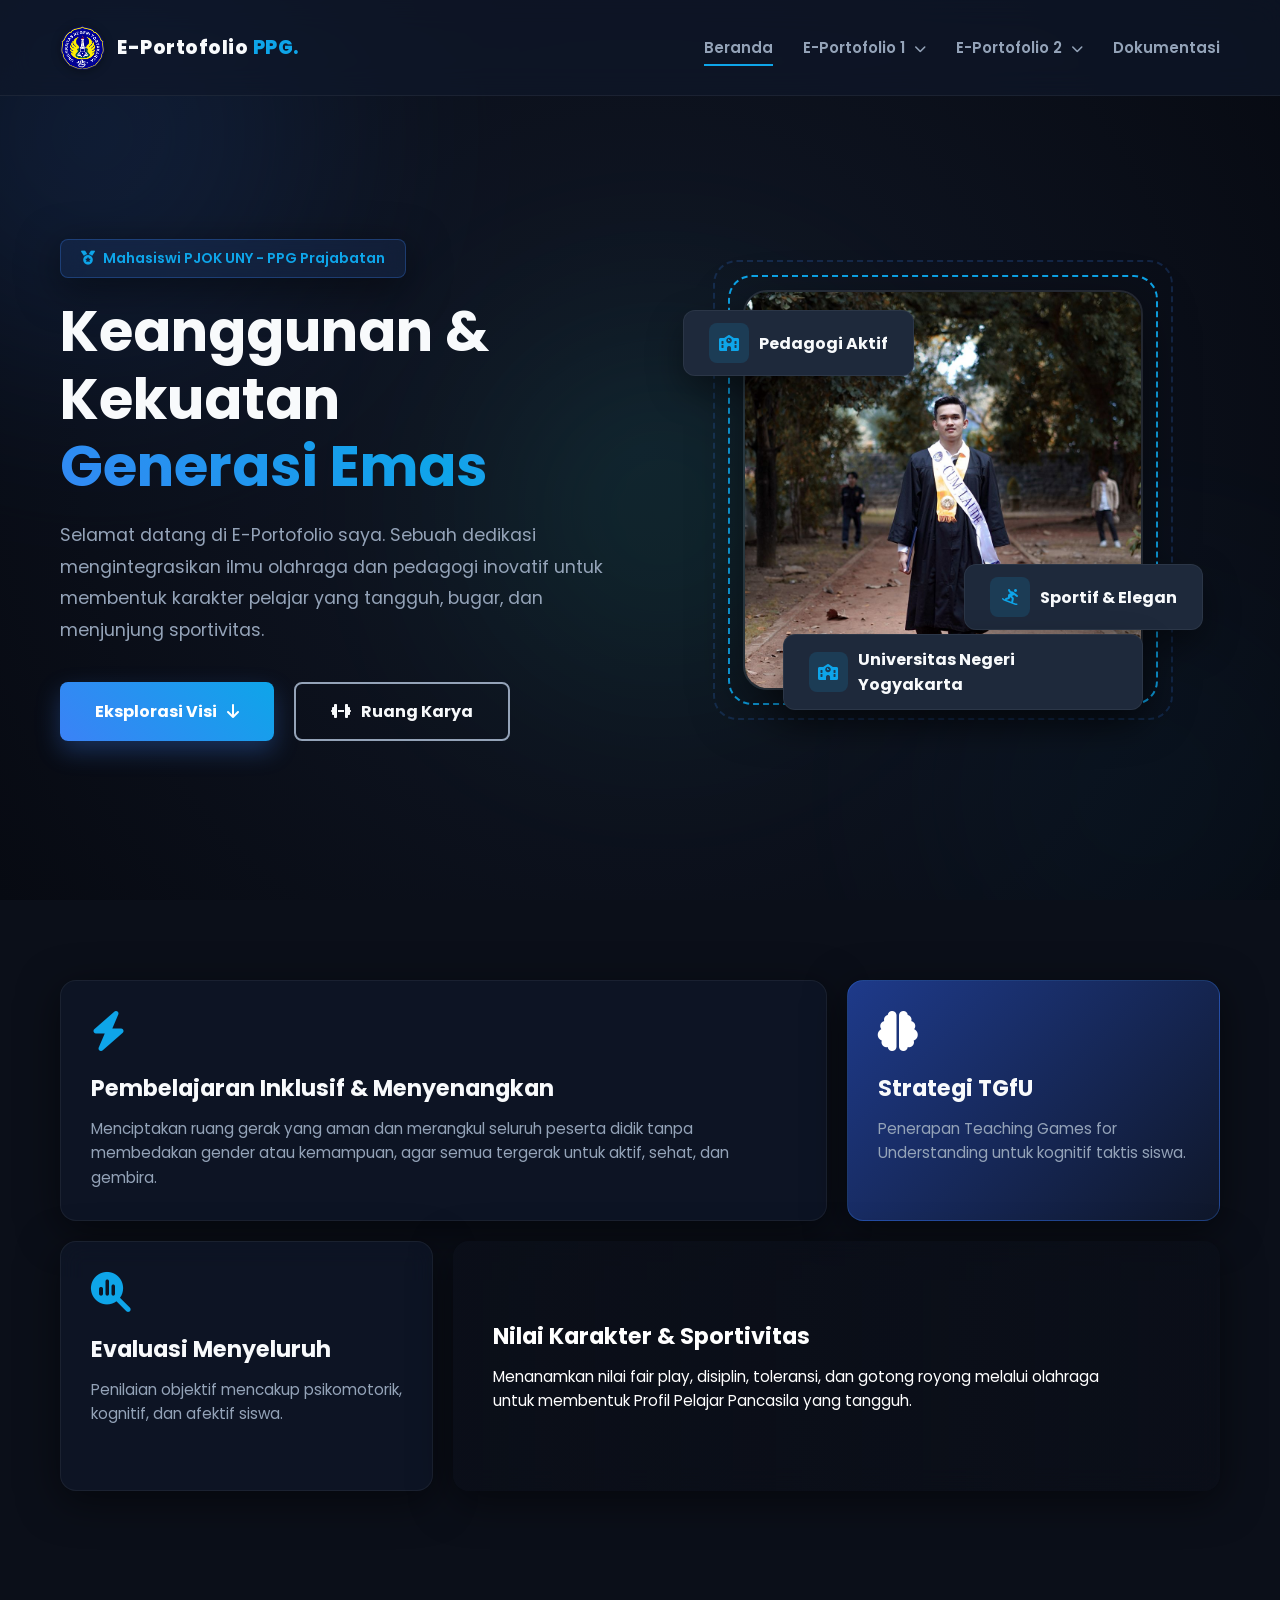
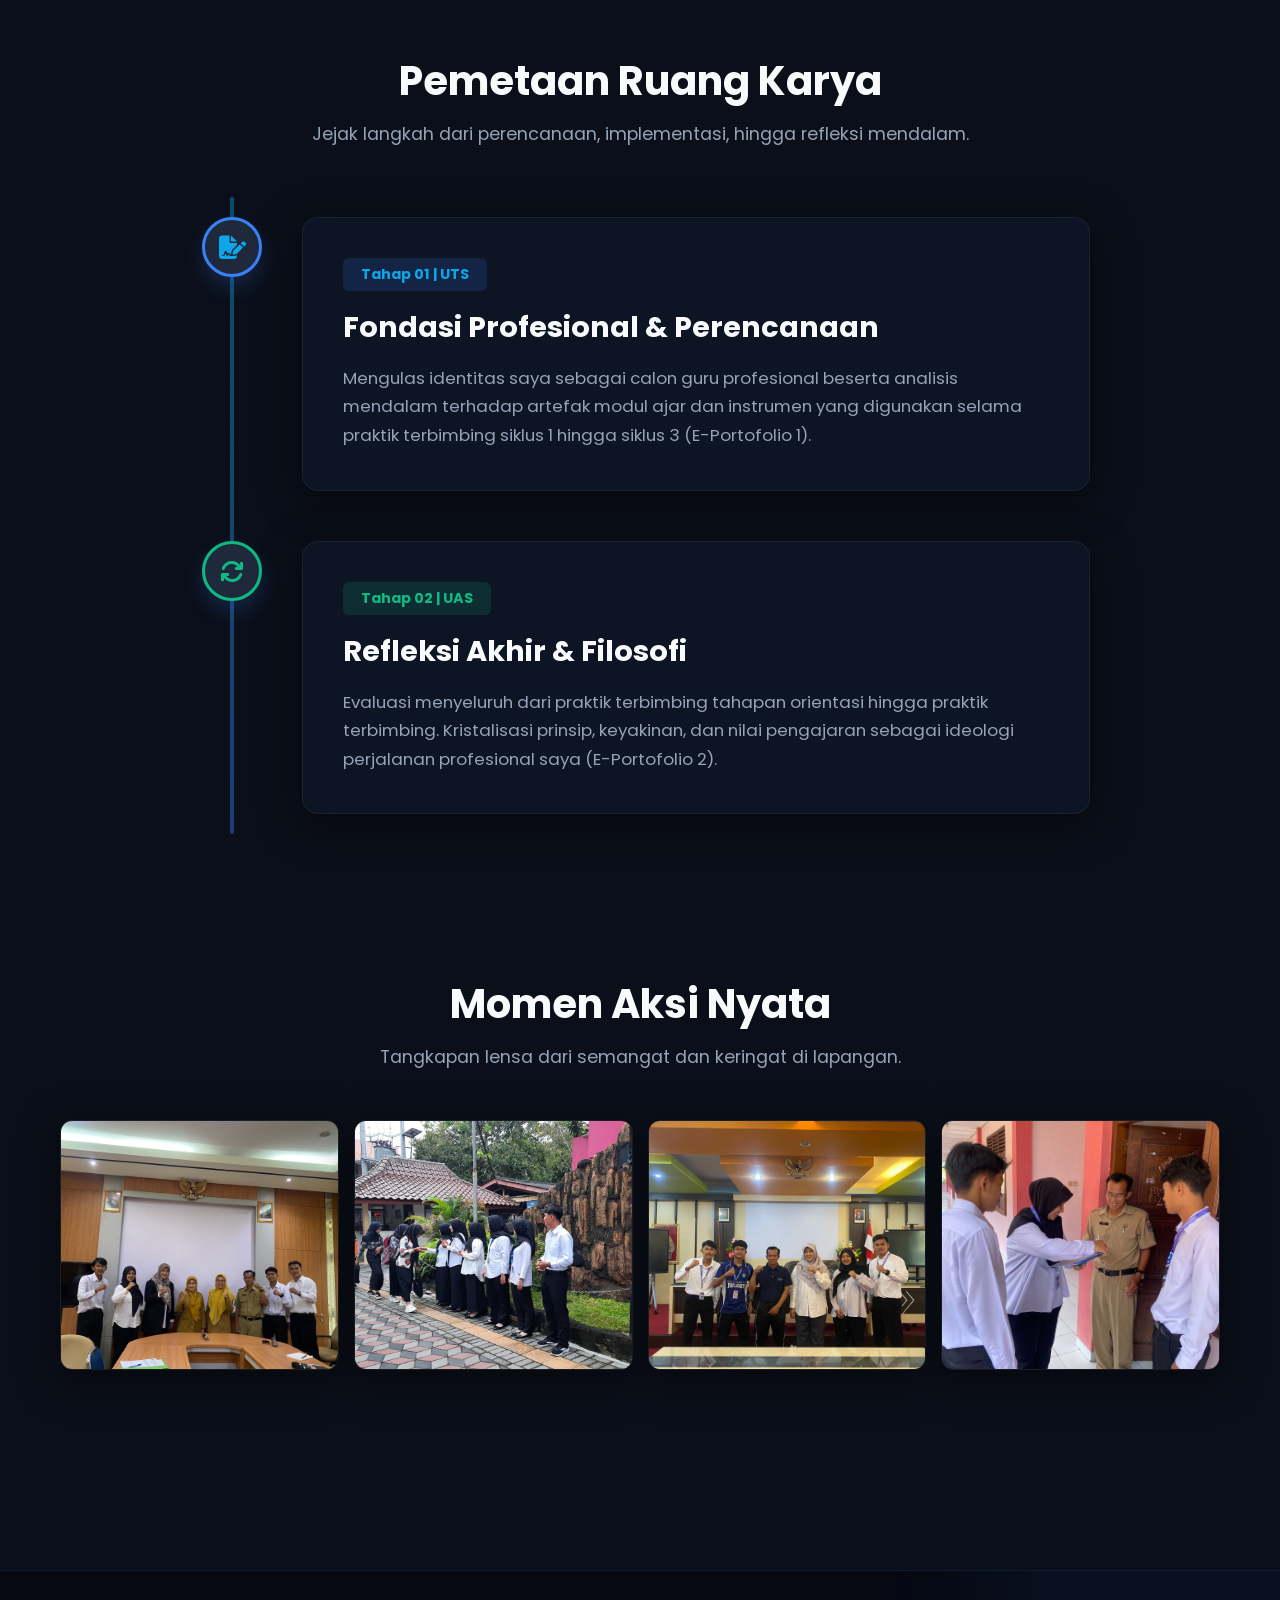
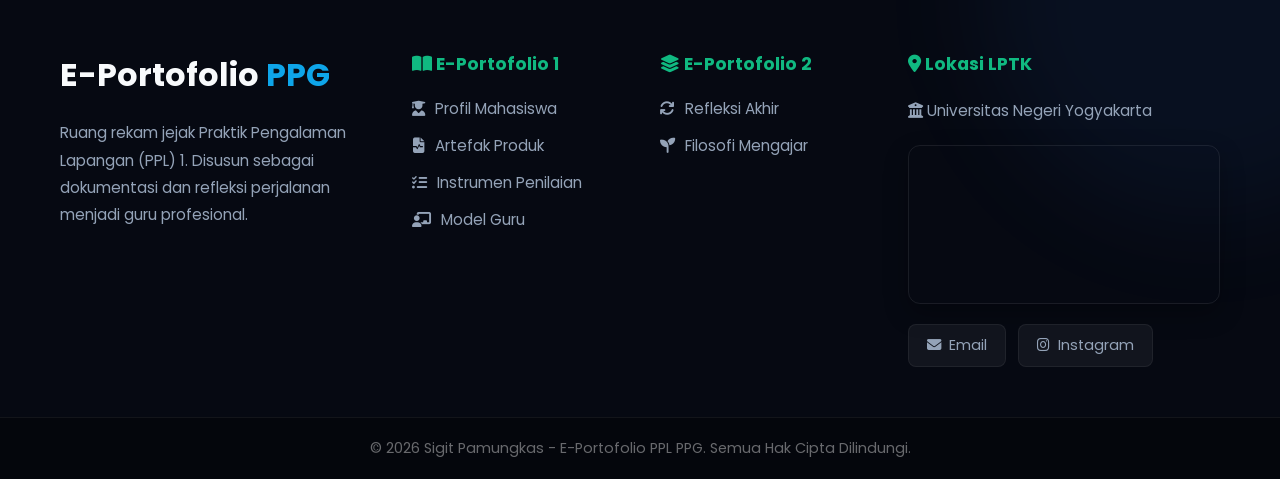
<file: index.html>
<!doctype html>
<html lang="id">
  <head>
    <meta charset="UTF-8" />
    <meta name="viewport" content="width=device-width, initial-scale=1.0" />
    <title>E-Portofolio PPG PJOK | PPG Calon Guru</title>
    <link href="https://fonts.googleapis.com/css2?family=Poppins:wght@300;400;500;600;700;800&display=swap" rel="stylesheet" />
    <link rel="stylesheet" href="CSS/style.css" />
    <link rel="stylesheet" href="https://cdnjs.cloudflare.com/ajax/libs/font-awesome/6.4.0/css/all.min.css" />
    <link rel="shortcut icon" href="logo.png" type="image/x-icon" />
  </head>
  <body>
    <div class="mesh-bg">
      <div class="mesh-blob blob-pink"></div>
      <div class="mesh-blob blob-navy"></div>
      <div class="mesh-blob blob-coral"></div>
    </div>

    <header class="navbar" id="navbar">
      <div class="container nav-container">
        <div class="nav-left">
          <img src="logo.png" alt="Logo Universitas" class="univ-logo-img" />
          <span class="brand-name">E-Portofolio <span class="highlight">PPG.</span></span>
        </div>

        <div class="hamburger" id="hamburger"><span></span><span></span><span></span></div>

        <nav class="nav-right" id="nav-menu">
          <a href="index.html" class="nav-link active">Beranda</a>

          <div class="dropdown">
            <button class="nav-link dropbtn">E-Portofolio 1 <i class="fa-solid fa-chevron-down chevron"></i></button>
            <div class="dropdown-content">
              <a href="profile.html"><i class="fa-solid fa-user-graduate"></i> Profil Mahasiswa</a>
              <a href="artefak.html"><i class="fa-solid fa-file-waveform"></i> Artefak Produk</a>
              <a href="penilaian.html"><i class="fa-solid fa-list-check"></i>Penilaian GP</a>
              <a href="modelguru.html"><i class="fa-solid fa-bullseye"></i> Model Guru</a>
            </div>
          </div>

          <div class="dropdown">
            <button class="nav-link dropbtn">E-Portofolio 2 <i class="fa-solid fa-chevron-down chevron"></i></button>
            <div class="dropdown-content">
              <a href="refleksi.html"><i class="fa-solid fa-arrows-rotate"></i> Refleksi Akhir</a>
              <a href="filosofi.html"><i class="fa-solid fa-seedling"></i> Filosofi Mengajar</a>
            </div>
          </div>

          <a href="dokumentasi.html" class="nav-link">Dokumentasi</a>
        </nav>
      </div>
    </header>

    <main class="home-main">
      <section class="hero-modern">
        <div class="container hero-container">
          <div class="hero-text-content">
            <div class="badge-tech fade-in-up" style="animation-delay: 0.1s"><i class="fa-solid fa-medal"></i> Mahasiswi PJOK UNY - PPG Prajabatan</div>
            <h1 class="fade-in-up" style="animation-delay: 0.3s">
              Keanggunan & Kekuatan <br />
              <span class="text-gradient-animated">Generasi Emas</span>
            </h1>
            <p class="fade-in-up" style="animation-delay: 0.5s">
              Selamat datang di E-Portofolio saya. Sebuah dedikasi mengintegrasikan ilmu olahraga dan pedagogi inovatif untuk membentuk karakter pelajar yang tangguh, bugar, dan menjunjung sportivitas.
            </p>

            <div class="hero-buttons fade-in-up" style="animation-delay: 0.7s">
              <a href="#overview" class="btn-glow">
                <span>Eksplorasi Visi</span>
                <i class="fa-solid fa-arrow-down"></i>
              </a>
              <a href="#dokumen" class="btn-outline-sport"> <i class="fa-solid fa-dumbbell"></i> Ruang Karya </a>
            </div>
          </div>

          <div class="hero-visual fade-in-up" style="animation-delay: 0.5s">
            <div class="profile-showcase">
              <div class="profile-ring"></div>
              <div class="profile-ring-2"></div>
              <img src="IMG/hero foto.jpeg" alt="Profil Mahasiswi PJOK" class="profile-image" />

              <div class="float-badge badge-1">
                <div class="icon-box">
                  <i class="fa-solid fa-school"></i>
                </div>
                <span>Pedagogi Aktif</span>
              </div>
              <div class="float-badge badge-2">
                <div class="icon-box">
                  <i class="fa-solid fa-person-snowboarding"></i>
                </div>
                <span>Sportif & Elegan</span>
              </div>
              <div class="float-badge badge-3">
                <div class="icon-box"><i class="fa-solid fa-school"></i></div>
                <span>Universitas Negeri Yogyakarta</span>
              </div>
            </div>
          </div>
        </div>
      </section>

      <section class="bento-section reveal" id="overview">
        <div class="container">
          <div class="bento-grid">
            <div class="bento-box bento-span-2 bento-hover">
              <i class="fa-solid fa-bolt bento-icon"></i>
              <h3>Pembelajaran Inklusif & Menyenangkan</h3>
              <p>Menciptakan ruang gerak yang aman dan merangkul seluruh peserta didik tanpa membedakan gender atau kemampuan, agar semua tergerak untuk aktif, sehat, dan gembira.</p>
            </div>
            <div class="bento-box bento-span-1 bento-hover bento-accent">
              <i class="fa-solid fa-brain bento-icon-light"></i>
              <h3>Strategi TGfU</h3>
              <p>Penerapan Teaching Games for Understanding untuk kognitif taktis siswa.</p>
            </div>
            <div class="bento-box bento-span-1 bento-hover">
              <i class="fa-solid fa-magnifying-glass-chart bento-icon"></i>
              <h3>Evaluasi Menyeluruh</h3>
              <p>Penilaian objektif mencakup psikomotorik, kognitif, dan afektif siswa.</p>
            </div>
            <div class="bento-box bento-span-2 bento-hover bento-image-bg">
              <div class="bento-overlay">
                <h3>Nilai Karakter & Sportivitas</h3>
                <p>Menanamkan nilai fair play, disiplin, toleransi, dan gotong royong melalui olahraga untuk membentuk Profil Pelajar Pancasila yang tangguh.</p>
              </div>
            </div>
          </div>
        </div>
      </section>

      <section id="dokumen" class="journey-section">
        <div class="container">
          <div class="section-title-modern reveal">
            <h2>Pemetaan <span class="text-gradient">Ruang Karya</span></h2>
            <p>Jejak langkah dari perencanaan, implementasi, hingga refleksi mendalam.</p>
          </div>

          <div class="journey-container">
            <div class="journey-line"></div>

            <div class="journey-step reveal">
              <div class="step-marker">
                <i class="fa-solid fa-file-signature"></i>
              </div>
              <div class="step-content">
                <div class="step-badge">Tahap 01 | UTS</div>
                <h3>Fondasi Profesional & Perencanaan</h3>
                <p>Mengulas identitas saya sebagai calon guru profesional beserta analisis mendalam terhadap artefak modul ajar dan instrumen yang digunakan selama praktik terbimbing siklus 1 hingga siklus 3 (E-Portofolio 1).</p>
              </div>
            </div>

            <div class="journey-step reveal">
              <div class="step-marker marker-accent">
                <i class="fa-solid fa-arrows-rotate"></i>
              </div>
              <div class="step-content">
                <div class="step-badge badge-accent">Tahap 02 | UAS</div>
                <h3>Refleksi Akhir & Filosofi</h3>
                <p>Evaluasi menyeluruh dari praktik terbimbing tahapan orientasi hingga praktik terbimbing. Kristalisasi prinsip, keyakinan, dan nilai pengajaran sebagai ideologi perjalanan profesional saya (E-Portofolio 2).</p>
              </div>
            </div>
          </div>
        </div>
      </section>

      <section class="galeri-section">
        <div class="container">
          <div class="section-title-modern reveal">
            <h2>Momen <span class="text-gradient">Aksi Nyata</span></h2>
            <p>Tangkapan lensa dari semangat dan keringat di lapangan.</p>
          </div>

          <div class="gallery-grid reveal">
            <div class="gallery-item hover-zoom">
              <img src="IMG/penerjunan.jpeg" alt="Penerjunan PPL Terbimbing" />
              <div class="gallery-overlay"><span>Penerjunan PPL Terbimbing</span></div>
            </div>
            <div class="gallery-item hover-zoom">
              <img src="IMG/piket pagi.jpeg" alt="Jadwal Piket Pagi" />
              <div class="gallery-overlay"><span>Piket Pagi</span></div>
            </div>
            <div class="gallery-item hover-zoom">
              <img src="IMG/kunjungan dpl.jpeg" alt="Kunjungan DPL" />
              <div class="gallery-overlay"><span>Kunjungan DPL </span></div>
            </div>
            <div class="gallery-item hover-zoom">
              <img src="IMG/bimbingan gp.jpeg" alt="Bimbingan Guru Pamong" />
              <div class="gallery-overlay"><span>Bimbingan Guru Pamong</span></div>
            </div>
          </div>
        </div>
      </section>
    </main>

    <footer class="site-footer">
      <div class="container footer-container">
        <!-- BRAND -->
        <div class="footer-col brand-col">
          <h3>E-Portofolio<span> PPG</span></h3>
          <p>Ruang rekam jejak Praktik Pengalaman Lapangan (PPL) 1. Disusun sebagai dokumentasi dan refleksi perjalanan menjadi guru profesional.</p>
        </div>

        <!-- PORTOFOLIO 1 -->
        <div class="footer-col links-col">
          <h4><i class="fa-solid fa-book-open"></i> E-Portofolio 1</h4>
          <ul>
            <li>
              <a href="profile.html"><i class="fa-solid fa-user-graduate"></i> Profil Mahasiswa</a>
            </li>
            <li>
              <a href="artefak.html"><i class="fa-solid fa-file-waveform"></i> Artefak Produk</a>
            </li>
            <li>
              <a href="penilaian.html"><i class="fa-solid fa-list-check"></i> Instrumen Penilaian</a>
            </li>
            <li>
              <a href="modelguru.html"><i class="fa-solid fa-chalkboard-user"></i> Model Guru</a>
            </li>
          </ul>
        </div>

        <!-- PORTOFOLIO 2 -->
        <div class="footer-col links-col">
          <h4><i class="fa-solid fa-layer-group"></i> E-Portofolio 2</h4>
          <ul>
            <li>
              <a href="refleksi.html"><i class="fa-solid fa-arrows-rotate"></i> Refleksi Akhir</a>
            </li>
            <li>
              <a href="filosofi.html"><i class="fa-solid fa-seedling"></i> Filosofi Mengajar</a>
            </li>
          </ul>
        </div>

        <!-- KONTAK -->
        <div class="footer-col contact-col">
          <h4><i class="fa-solid fa-location-dot"></i> Lokasi LPTK</h4>
          <p><i class="fa-solid fa-building-columns"></i> Universitas Negeri Yogyakarta</p>
          <div class="map-container">
            <iframe src="https://maps.google.com/maps?q=Universitas%20Negeri%20Yogyakarta&t=&z=15&ie=UTF8&iwloc=&output=embed" width="100%" height="150" style="border: 0" allowfullscreen="" loading="lazy"></iframe>
          </div>
          <div class="social-links">
            <a href="mailto:sigitpmngks77@gmail.com"><i class="fa-solid fa-envelope"></i> Email</a>
            <a href="https://www.instagram.com/sigitps_7/" target="_blank"><i class="fa-brands fa-instagram"></i> Instagram</a>
          </div>
        </div>
      </div>

      <!-- COPYRIGHT -->
      <div class="footer-bottom">
        <div class="container">
          <p>© 2026 Sigit Pamungkas - E-Portofolio PPL PPG. Semua Hak Cipta Dilindungi.</p>
        </div>
      </div>
    </footer>

    <script>
      // Navbar scroll effect
      const navbar = document.getElementById("navbar");
      window.addEventListener("scroll", () => {
        if (window.scrollY > 50) {
          navbar.classList.add("scrolled");
        } else {
          navbar.classList.remove("scrolled");
        }
      });

      // Mobile Menu Hamburger
      const hamburger = document.getElementById("hamburger");
      const navMenu = document.getElementById("nav-menu");
      hamburger.addEventListener("click", () => {
        navMenu.classList.toggle("active");
        hamburger.classList.toggle("active");
      });

      // Mobile Dropdown Logic
      const dropdownBtns = document.querySelectorAll(".dropbtn");
      dropdownBtns.forEach((btn) => {
        btn.addEventListener("click", (e) => {
          if (window.innerWidth <= 900) {
            e.preventDefault();
            const content = btn.nextElementSibling;
            const chevron = btn.querySelector(".chevron");

            // Tutup dropdown lain
            document.querySelectorAll(".dropdown-content").forEach((c) => {
              if (c !== content) c.classList.remove("show");
            });
            document.querySelectorAll(".chevron").forEach((c) => {
              if (c !== chevron) c.style.transform = "rotate(0deg)";
            });

            // Toggle dropdown
            content.classList.toggle("show");
            if (content.classList.contains("show")) {
              chevron.style.transform = "rotate(180deg)";
            } else {
              chevron.style.transform = "rotate(0deg)";
            }
          }
        });
      });

      // Scroll Reveal Animation
      function reveal() {
        var reveals = document.querySelectorAll(".reveal, .fade-in-up");
        for (var i = 0; i < reveals.length; i++) {
          var windowHeight = window.innerHeight;
          var elementTop = reveals[i].getBoundingClientRect().top;
          var elementVisible = 80;
          if (elementTop < windowHeight - elementVisible) {
            reveals[i].classList.add("active");
          }
        }
      }
      window.addEventListener("scroll", reveal);
      reveal();
    </script>
  </body>
</html>
</file>
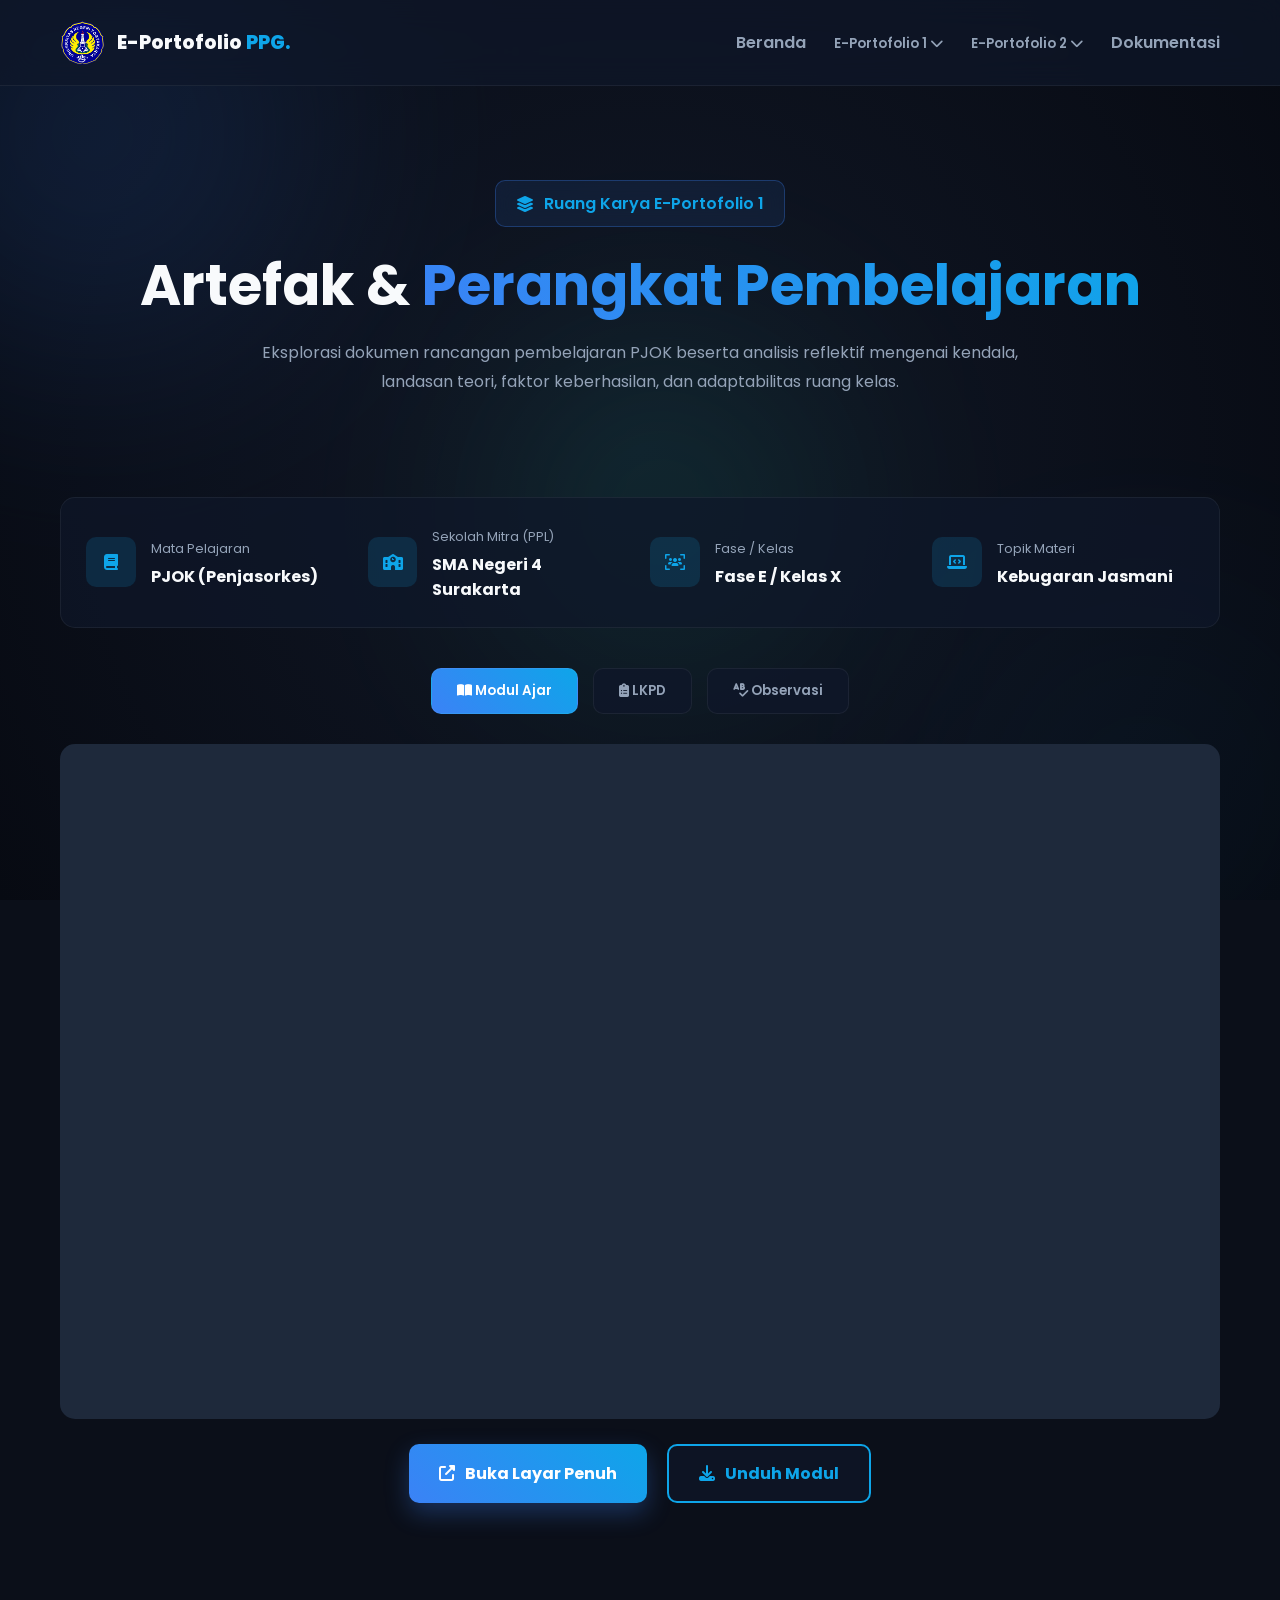
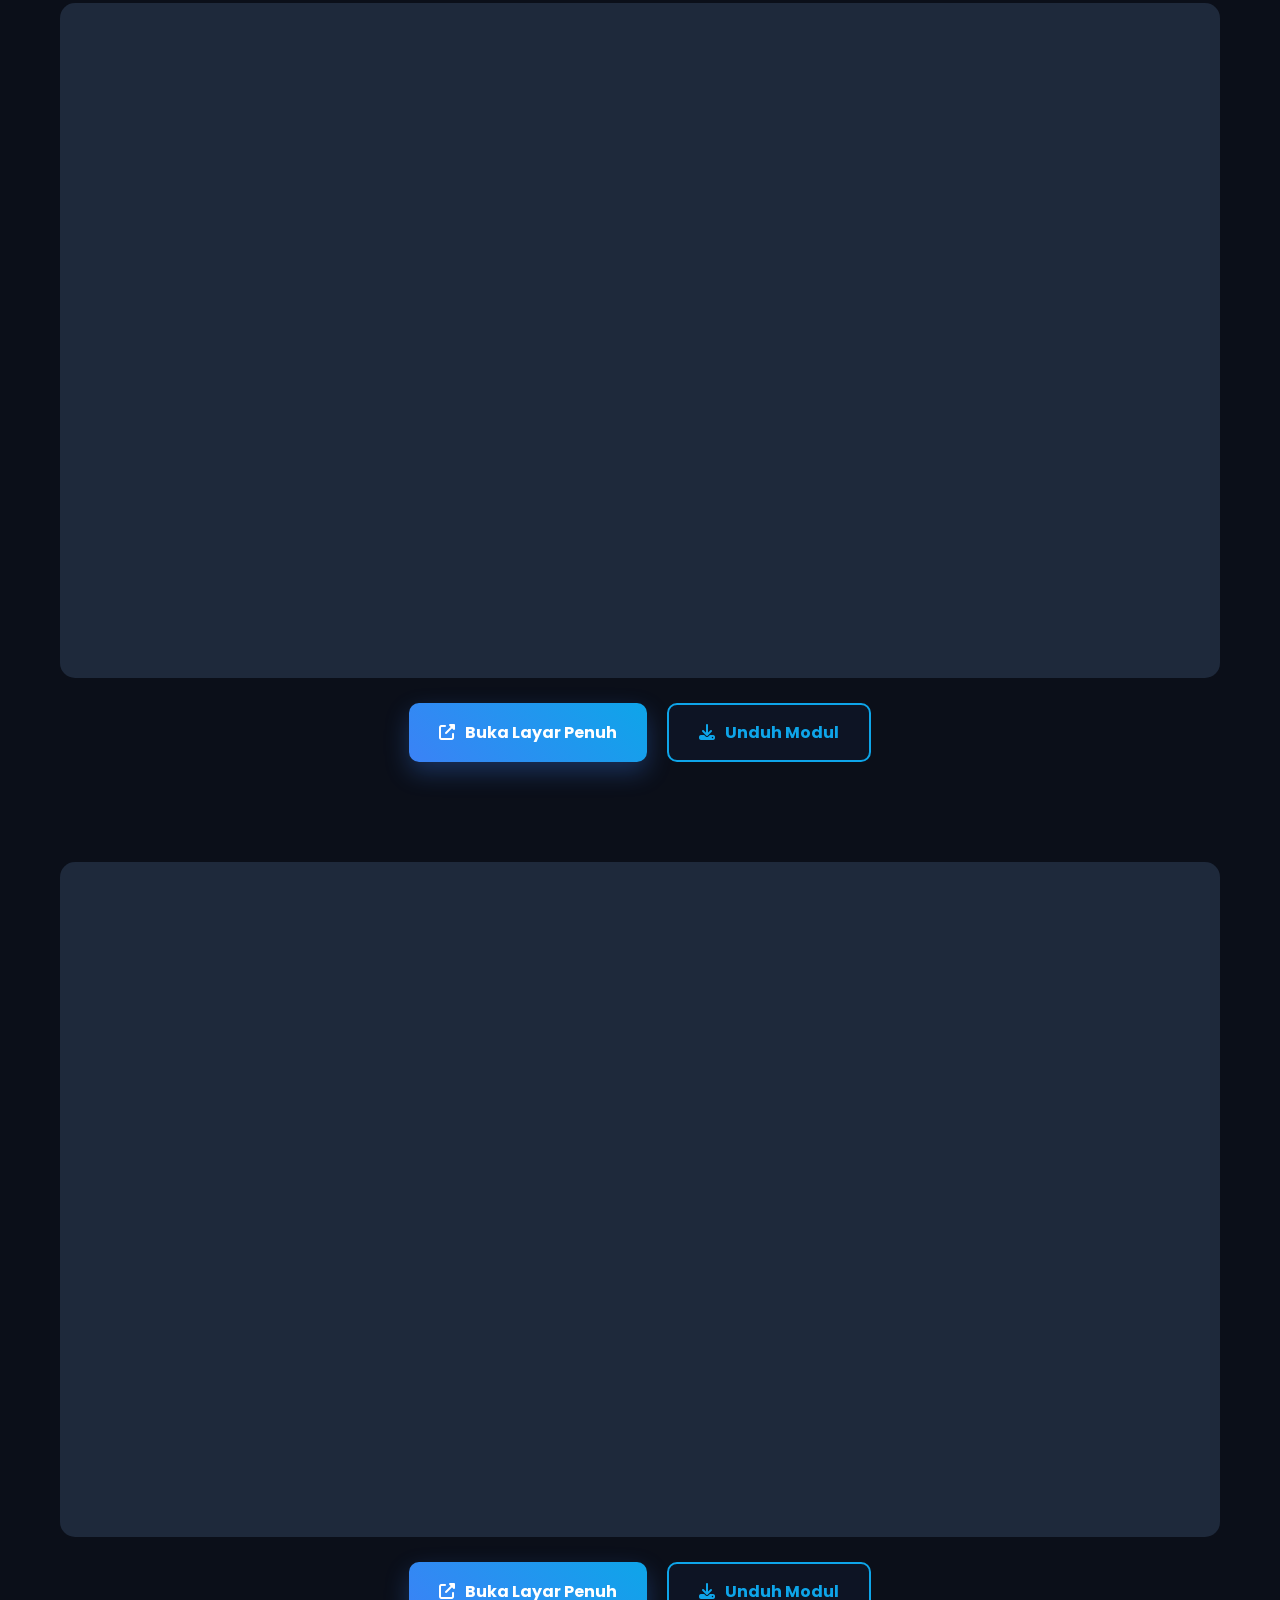
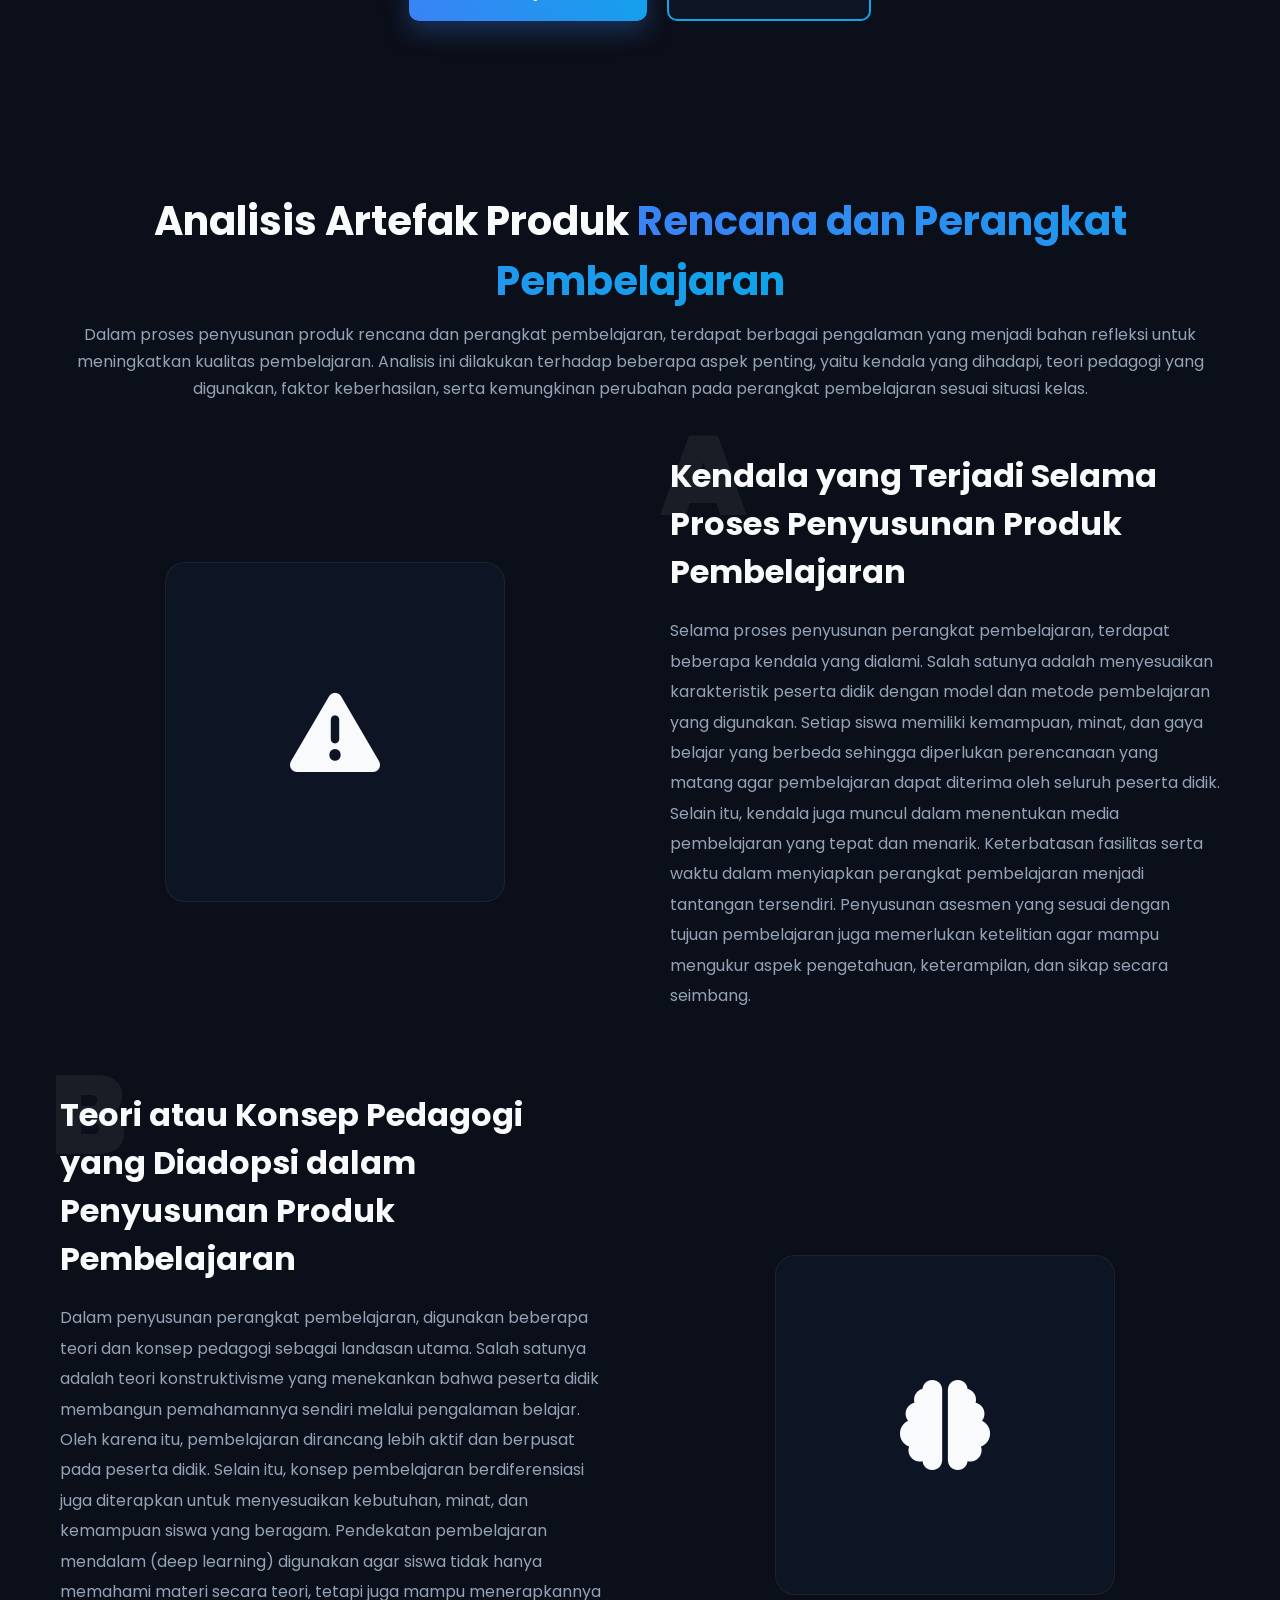
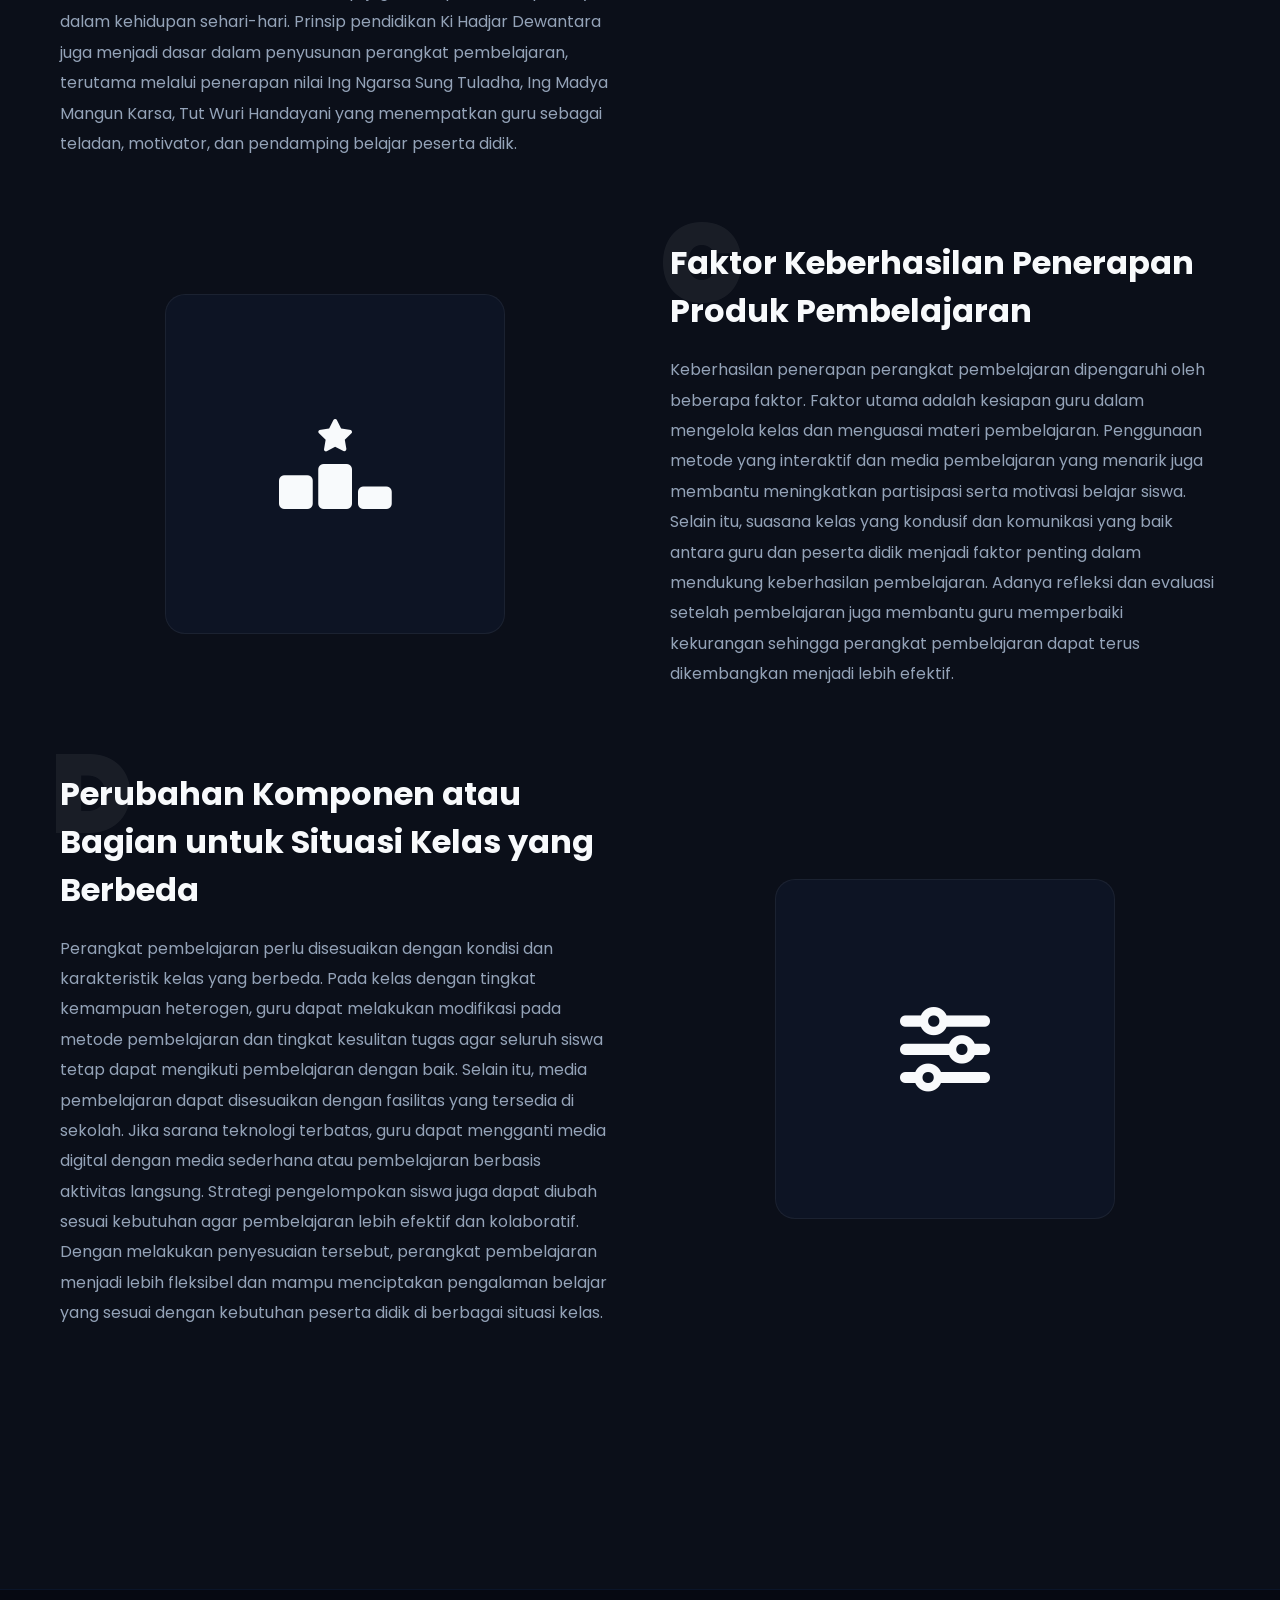
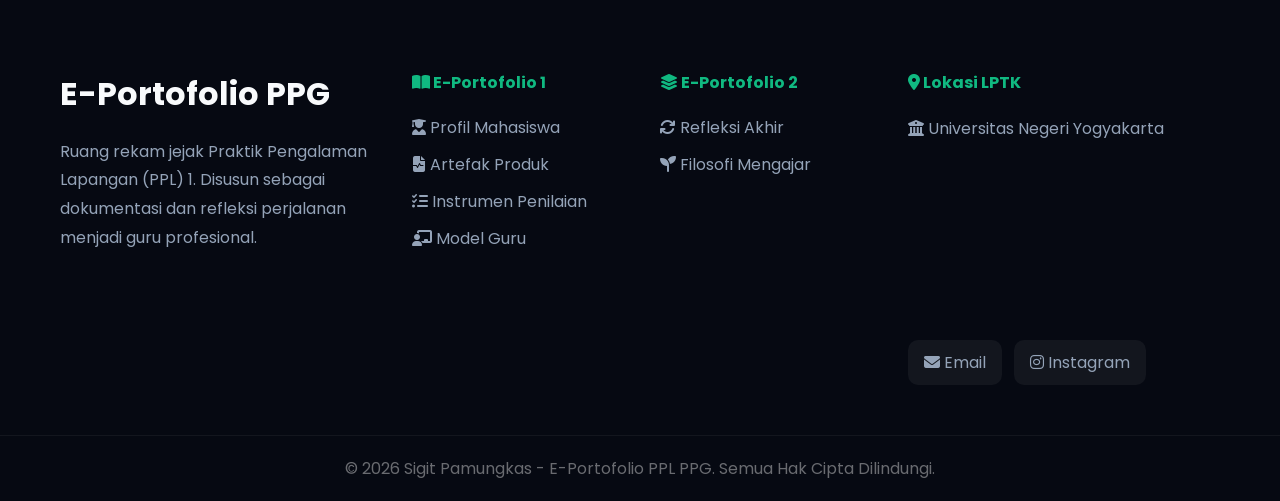
<file: artefak.html>
<!doctype html>
<html lang="id">
  <head>
    <meta charset="UTF-8" />
    <meta name="viewport" content="width=device-width, initial-scale=1.0" />
    <title>Artefak Pembelajaran | E-Portofolio PPG Calon Guru</title>
    <link href="https://fonts.googleapis.com/css2?family=Poppins:wght@300;400;500;600;700;800;900&display=swap" rel="stylesheet" />
    <link rel="stylesheet" href="CSS/artefak.css" />
    <link rel="stylesheet" href="https://cdnjs.cloudflare.com/ajax/libs/font-awesome/6.4.0/css/all.min.css" />
    <link rel="shortcut icon" href="logo.png" type="image/x-icon" />
  </head>
  <body>
    <div class="mesh-bg">
      <div class="mesh-blob blob-pink"></div>
      <div class="mesh-blob blob-navy"></div>
      <div class="mesh-blob blob-coral"></div>
    </div>

    <header class="navbar" id="navbar">
      <div class="container nav-container">
        <div class="nav-left">
          <img src="logo.png" alt="Logo Universitas" class="univ-logo-img" />
          <span class="brand-name">E-Portofolio <span class="highlight">PPG.</span></span>
        </div>

        <div class="hamburger" id="hamburger"><span></span><span></span><span></span></div>

        <nav class="nav-right" id="nav-menu">
          <a href="index.html" class="nav-link">Beranda</a>

          <div class="dropdown">
            <button class="nav-link dropbtn">E-Portofolio 1 <i class="fa-solid fa-chevron-down chevron"></i></button>
            <div class="dropdown-content">
              <a href="profile.html"><i class="fa-solid fa-user-graduate"></i> Profil Mahasiswa</a>
              <a href="artefak.html"><i class="fa-solid fa-file-waveform"></i> Artefak Produk</a>
              <a href="penilaian.html"><i class="fa-solid fa-list-check"></i>Penilaian GP</a>
              <a href="modelguru.html"><i class="fa-solid fa-bullseye"></i> Model Guru</a>
            </div>
          </div>

          <div class="dropdown">
            <button class="nav-link dropbtn">E-Portofolio 2 <i class="fa-solid fa-chevron-down chevron"></i></button>
            <div class="dropdown-content">
              <a href="refleksi.html"><i class="fa-solid fa-arrows-rotate"></i> Refleksi Akhir</a>
              <a href="filosofi.html"><i class="fa-solid fa-seedling"></i> Filosofi Mengajar</a>
            </div>
          </div>

          <a href="dokumentasi.html" class="nav-link">Dokumentasi</a>
        </nav>
      </div>
    </header>

    <main class="artefak-main">
      <section class="hero-artefak">
        <div class="container text-center">
          <div class="badge-tech fade-in-up" style="animation-delay: 0.1s"><i class="fa-solid fa-layer-group"></i> Ruang Karya E-Portofolio 1</div>
          <h1 class="hero-title fade-in-up" style="animation-delay: 0.3s">Artefak & <span class="text-gradient">Perangkat Pembelajaran</span></h1>
          <p class="hero-desc fade-in-up" style="animation-delay: 0.5s">Eksplorasi dokumen rancangan pembelajaran PJOK beserta analisis reflektif mengenai kendala, landasan teori, faktor keberhasilan, dan adaptabilitas ruang kelas.</p>
        </div>
      </section>

      <section class="document-section reveal">
        <div class="container">
          <div class="doc-identity-bar">
            <div class="identity-item">
              <i class="fa-solid fa-book"></i>
              <div>
                <label>Mata Pelajaran</label>
                <h4>PJOK (Penjasorkes)</h4>
              </div>
            </div>
            <div class="identity-item">
              <i class="fa-solid fa-school"></i>
              <div>
                <label>Sekolah Mitra (PPL)</label>
                <h4>SMA Negeri 4 Surakarta</h4>
              </div>
            </div>
            <div class="identity-item">
              <i class="fa-solid fa-users-viewfinder"></i>
              <div>
                <label>Fase / Kelas</label>
                <h4>Fase E / Kelas X</h4>
              </div>
            </div>
            <div class="identity-item">
              <i class="fa-solid fa-laptop-code"></i>
              <div>
                <label>Topik Materi</label>
                <h4>Kebugaran Jasmani</h4>
              </div>
            </div>
          </div>

          <div class="pdf-tabs-container">
            <div class="tab-buttons">
              <button class="tab-btn active" onclick="openPdfTab(event, 'tab-modul')"><i class="fa-solid fa-book-open"></i> Modul Ajar</button>
              <button class="tab-btn" onclick="openPdfTab(event, 'tab-lkpd')"><i class="fa-solid fa-clipboard-list"></i> LKPD</button>
              <button class="tab-btn" onclick="openPdfTab(event, 'tab-rubrik')"><i class="fa-solid fa-spell-check"></i> Observasi</button>
            </div>

            <div id="tab-modul" class="tab-content active">
              <div class="pdf-wrapper">
                <iframe src="Dokumen/RPP BOLA VOLI X1 TKKR.pdf" title="RPP Bola Voli Kelas X" loading="lazy"></iframe>
              </div>
              <div class="doc-actions">
                <a href="Dokumen/RPP BOLA VOLI X1 TKKR.pdf" target="_blank" class="btn-glow"> <i class="fa-solid fa-up-right-from-square"></i> Buka Layar Penuh </a>
                <a href="Dokumen/RPP BOLA VOLI X1 TKKR.pdf" download="RPP_BOLA_VOLI_X1_TKKR.pdf" class="btn-outline-sport"> <i class="fa-solid fa-download"></i> Unduh Modul </a>
              </div>

              <div class="pdf-wrapper" style="margin-top: 100px">
                <iframe src="Dokumen/RPP RENANG GAYA BEBAS XI TKKR 1.pdf" title="RPP Renang Gaya Bebas Kelas XI" loading="lazy"></iframe>
              </div>
              <div class="doc-actions">
                <a href="Dokumen/RPP RENANG GAYA BEBAS XI TKKR 1.pdf" target="_blank" class="btn-glow"> <i class="fa-solid fa-up-right-from-square"></i> Buka Layar Penuh </a>
                <a href="Dokumen/RPP RENANG GAYA BEBAS XI TKKR 1.pdf" download="RPP_RENANG_GAYA_BEBAS_XI_TKKR_1.pdf" class="btn-outline-sport"> <i class="fa-solid fa-download"></i> Unduh Modul </a>
              </div>

              <div class="pdf-wrapper" style="margin-top: 100px">
                <iframe src="Dokumen/1. RPP Kebugaran jasmani kelas XI.pdf" title="RPP Kebugaran Jasmani Kelas XI" loading="lazy"></iframe>
              </div>
              <div class="doc-actions">
                <a href="Dokumen/1. RPP Kebugaran jasmani kelas XI.pdf" target="_blank" class="btn-glow"> <i class="fa-solid fa-up-right-from-square"></i> Buka Layar Penuh </a>
                <a href="Dokumen/1. RPP Kebugaran jasmani kelas XI.pdf" download="RPP_KEBUGARAN_JASMANI_XI.pdf" class="btn-outline-sport"> <i class="fa-solid fa-download"></i> Unduh Modul </a>
              </div>
            </div>

            <div id="tab-lkpd" class="tab-content">
              <div class="pdf-wrapper">
                <iframe src="Dokumen/LKPD BOLA VOLI.pdf" title="LKPD Bola Voli" loading="lazy"></iframe>
              </div>
              <div class="doc-actions">
                <a href="Dokumen/LKPD BOLA VOLI.pdf" target="_blank" class="btn-glow"> <i class="fa-solid fa-up-right-from-square"></i> Buka Layar Penuh </a>
                <a href="Dokumen/LKPD BOLA VOLI.pdf" download="LKPD_BOLA_VOLI.pdf" class="btn-outline-sport"> <i class="fa-solid fa-download"></i> Unduh LKPD </a>
              </div>

              <div class="pdf-wrapper" style="margin-top: 100px">
                <iframe src="Dokumen/LKPD Renang Gaya Bebas.pdf" title="LKPD Renang Gaya Bebas" loading="lazy"></iframe>
              </div>
              <div class="doc-actions">
                <a href="Dokumen/LKPD Renang Gaya Bebas.pdf" target="_blank" class="btn-glow"> <i class="fa-solid fa-up-right-from-square"></i> Buka Layar Penuh </a>
                <a href="Dokumen/LKPD Renang Gaya Bebas.pdf" download="LKPD_RENANG_GAYA_BEBAS.pdf" class="btn-outline-sport"> <i class="fa-solid fa-download"></i> Unduh LKPD </a>
              </div>

              <div class="pdf-wrapper" style="margin-top: 100px">
                <iframe src="Dokumen/LKPD Kebugaran jasmani.pdf" title="LKPD Kebugaran jasmani" loading="lazy"></iframe>
              </div>
              <div class="doc-actions">
                <a href="Dokumen/LKPD Kebugaran jasmani.pdf" target="_blank" class="btn-glow"> <i class="fa-solid fa-up-right-from-square"></i> Buka Layar Penuh </a>
                <a href="Dokumen/LKPD Kebugaran jasmani.pdf" download="LKPD_KEBUGARAN_JASMANI.pdf" class="btn-outline-sport"> <i class="fa-solid fa-download"></i> Unduh LKPD </a>
              </div>
            </div>

            <div id="tab-rubrik" class="tab-content">
              <div class="pdf-wrapper">
                <iframe src="Dokumen/LK.1.PPL PPG.pdf" title="Rubrik Penilaian PJOK" loading="lazy"></iframe>
              </div>
              <div class="doc-actions">
                <a href="Dokumen/LK.1.PPL PPG.pdf" target="_blank" class="btn-glow"> <i class="fa-solid fa-up-right-from-square"></i> Buka Layar Penuh </a>
                <a href="Dokumen/LK.1.PPL PPG.pdf" download="Rubrik_Penilaian_PJOK.pdf" class="btn-outline-sport"> <i class="fa-solid fa-download"></i> Unduh Rubrik </a>
              </div>
              <div class="pdf-wrapper" style="margin-top: 100px">
                <iframe src="Dokumen/LK 2 jadi print.pdf" title="Rubrik Penilaian PJOK" loading="lazy"></iframe>
              </div>
              <div class="doc-actions">
                <a href="Dokumen/LK 2 jadi print.pdf" target="_blank" class="btn-glow"> <i class="fa-solid fa-up-right-from-square"></i> Buka Layar Penuh </a>
                <a href="Dokumen/LK 2 jadi print.pdf" download="Rubrik_Penilaian_PJOK.pdf" class="btn-outline-sport"> <i class="fa-solid fa-download"></i> Unduh Rubrik </a>
              </div>
            </div>
          </div>
        </div>
      </section>

      <section class="analysis-zigzag-section reveal">
        <div class="container">
          <div class="section-title-modern text-center">
            <h2>Analisis Artefak Produk <span class="text-gradient">Rencana dan Perangkat Pembelajaran</span></h2>
            <p>
              Dalam proses penyusunan produk rencana dan perangkat pembelajaran, terdapat berbagai pengalaman yang menjadi bahan refleksi untuk meningkatkan kualitas pembelajaran. Analisis ini dilakukan terhadap beberapa aspek penting,
              yaitu kendala yang dihadapi, teori pedagogi yang digunakan, faktor keberhasilan, serta kemungkinan perubahan pada perangkat pembelajaran sesuai situasi kelas.
            </p>
          </div>

          <div class="zigzag-row reveal">
            <div class="zigzag-visual">
              <div class="visual-card hover-tilt">
                <i class="fa-solid fa-triangle-exclamation big-icon"></i>
                <div class="card-decor decor-1"></div>
              </div>
            </div>
            <div class="zigzag-content">
              <div class="zz-number">A</div>
              <h3>Kendala yang Terjadi Selama Proses Penyusunan Produk Pembelajaran</h3>
              <p>
                Selama proses penyusunan perangkat pembelajaran, terdapat beberapa kendala yang dialami. Salah satunya adalah menyesuaikan karakteristik peserta didik dengan model dan metode pembelajaran yang digunakan. Setiap siswa
                memiliki kemampuan, minat, dan gaya belajar yang berbeda sehingga diperlukan perencanaan yang matang agar pembelajaran dapat diterima oleh seluruh peserta didik. Selain itu, kendala juga muncul dalam menentukan media
                pembelajaran yang tepat dan menarik. Keterbatasan fasilitas serta waktu dalam menyiapkan perangkat pembelajaran menjadi tantangan tersendiri. Penyusunan asesmen yang sesuai dengan tujuan pembelajaran juga memerlukan
                ketelitian agar mampu mengukur aspek pengetahuan, keterampilan, dan sikap secara seimbang.
              </p>
            </div>
          </div>

          <div class="zigzag-row reverse reveal">
            <div class="zigzag-visual">
              <div class="visual-card hover-tilt card-accent">
                <i class="fa-solid fa-brain big-icon-light"></i>
                <div class="card-decor decor-2"></div>
              </div>
            </div>
            <div class="zigzag-content">
              <div class="zz-number">B</div>
              <h3>Teori atau Konsep Pedagogi yang Diadopsi dalam Penyusunan Produk Pembelajaran</h3>
              <p>
                Dalam penyusunan perangkat pembelajaran, digunakan beberapa teori dan konsep pedagogi sebagai landasan utama. Salah satunya adalah teori konstruktivisme yang menekankan bahwa peserta didik membangun pemahamannya sendiri
                melalui pengalaman belajar. Oleh karena itu, pembelajaran dirancang lebih aktif dan berpusat pada peserta didik. Selain itu, konsep pembelajaran berdiferensiasi juga diterapkan untuk menyesuaikan kebutuhan, minat, dan
                kemampuan siswa yang beragam. Pendekatan pembelajaran mendalam (deep learning) digunakan agar siswa tidak hanya memahami materi secara teori, tetapi juga mampu menerapkannya dalam kehidupan sehari-hari. Prinsip pendidikan Ki
                Hadjar Dewantara juga menjadi dasar dalam penyusunan perangkat pembelajaran, terutama melalui penerapan nilai Ing Ngarsa Sung Tuladha, Ing Madya Mangun Karsa, Tut Wuri Handayani yang menempatkan guru sebagai teladan,
                motivator, dan pendamping belajar peserta didik.
              </p>
            </div>
          </div>

          <div class="zigzag-row reveal">
            <div class="zigzag-visual">
              <div class="visual-card hover-tilt">
                <i class="fa-solid fa-ranking-star big-icon icon-coral-text"></i>
                <div class="card-decor decor-3"></div>
              </div>
            </div>
            <div class="zigzag-content">
              <div class="zz-number">C</div>
              <h3>Faktor Keberhasilan Penerapan Produk Pembelajaran</h3>
              <p>
                Keberhasilan penerapan perangkat pembelajaran dipengaruhi oleh beberapa faktor. Faktor utama adalah kesiapan guru dalam mengelola kelas dan menguasai materi pembelajaran. Penggunaan metode yang interaktif dan media
                pembelajaran yang menarik juga membantu meningkatkan partisipasi serta motivasi belajar siswa. Selain itu, suasana kelas yang kondusif dan komunikasi yang baik antara guru dan peserta didik menjadi faktor penting dalam
                mendukung keberhasilan pembelajaran. Adanya refleksi dan evaluasi setelah pembelajaran juga membantu guru memperbaiki kekurangan sehingga perangkat pembelajaran dapat terus dikembangkan menjadi lebih efektif.
              </p>
            </div>
          </div>

          <div class="zigzag-row reverse reveal">
            <div class="zigzag-visual">
              <div class="visual-card hover-tilt card-navy">
                <i class="fa-solid fa-sliders big-icon-light"></i>
                <div class="card-decor decor-4"></div>
              </div>
            </div>
            <div class="zigzag-content">
              <div class="zz-number">D</div>
              <h3>Perubahan Komponen atau Bagian untuk Situasi Kelas yang Berbeda</h3>
              <p>
                Perangkat pembelajaran perlu disesuaikan dengan kondisi dan karakteristik kelas yang berbeda. Pada kelas dengan tingkat kemampuan heterogen, guru dapat melakukan modifikasi pada metode pembelajaran dan tingkat kesulitan
                tugas agar seluruh siswa tetap dapat mengikuti pembelajaran dengan baik. Selain itu, media pembelajaran dapat disesuaikan dengan fasilitas yang tersedia di sekolah. Jika sarana teknologi terbatas, guru dapat mengganti media
                digital dengan media sederhana atau pembelajaran berbasis aktivitas langsung. Strategi pengelompokan siswa juga dapat diubah sesuai kebutuhan agar pembelajaran lebih efektif dan kolaboratif. Dengan melakukan penyesuaian
                tersebut, perangkat pembelajaran menjadi lebih fleksibel dan mampu menciptakan pengalaman belajar yang sesuai dengan kebutuhan peserta didik di berbagai situasi kelas.
              </p>
            </div>
          </div>
        </div>
      </section>
    </main>

    <footer class="site-footer">
      <div class="container footer-container">
        <!-- BRAND -->
        <div class="footer-col brand-col">
          <h3>E-Portofolio<span> PPG</span></h3>
          <p>Ruang rekam jejak Praktik Pengalaman Lapangan (PPL) 1. Disusun sebagai dokumentasi dan refleksi perjalanan menjadi guru profesional.</p>
        </div>

        <!-- PORTOFOLIO 1 -->
        <div class="footer-col links-col">
          <h4><i class="fa-solid fa-book-open"></i> E-Portofolio 1</h4>
          <ul>
            <li>
              <a href="profile.html"><i class="fa-solid fa-user-graduate"></i> Profil Mahasiswa</a>
            </li>
            <li>
              <a href="artefak.html"><i class="fa-solid fa-file-waveform"></i> Artefak Produk</a>
            </li>
            <li>
              <a href="penilaian.html"><i class="fa-solid fa-list-check"></i> Instrumen Penilaian</a>
            </li>
            <li>
              <a href="modelguru.html"><i class="fa-solid fa-chalkboard-user"></i> Model Guru</a>
            </li>
          </ul>
        </div>

        <!-- PORTOFOLIO 2 -->
        <div class="footer-col links-col">
          <h4><i class="fa-solid fa-layer-group"></i> E-Portofolio 2</h4>
          <ul>
            <li>
              <a href="refleksi.html"><i class="fa-solid fa-arrows-rotate"></i> Refleksi Akhir</a>
            </li>
            <li>
              <a href="filosofi.html"><i class="fa-solid fa-seedling"></i> Filosofi Mengajar</a>
            </li>
          </ul>
        </div>

        <!-- KONTAK -->
        <div class="footer-col contact-col">
          <h4><i class="fa-solid fa-location-dot"></i> Lokasi LPTK</h4>
          <p><i class="fa-solid fa-building-columns"></i> Universitas Negeri Yogyakarta</p>
          <div class="map-container">
            <iframe src="https://maps.google.com/maps?q=Universitas%20Negeri%20Yogyakarta&t=&z=15&ie=UTF8&iwloc=&output=embed" width="100%" height="150" style="border: 0" allowfullscreen="" loading="lazy"></iframe>
          </div>
          <div class="social-links">
            <a href="mailto:sigitpmngks77@gmail.com"><i class="fa-solid fa-envelope"></i> Email</a>
            <a href="https://www.instagram.com/sigitps_7/" target="_blank"><i class="fa-brands fa-instagram"></i> Instagram</a>
          </div>
        </div>
      </div>

      <!-- COPYRIGHT -->
      <div class="footer-bottom">
        <div class="container">
          <p>© 2026 Sigit Pamungkas - E-Portofolio PPL PPG. Semua Hak Cipta Dilindungi.</p>
        </div>
      </div>
    </footer>

    <script>
      // 1. Fungsi Tab Interaktif untuk PDF
      function openPdfTab(evt, tabName) {
        var i, tabcontent, tablinks;
        // Sembunyikan semua konten tab
        tabcontent = document.getElementsByClassName("tab-content");
        for (i = 0; i < tabcontent.length; i++) {
          tabcontent[i].style.display = "none";
          tabcontent[i].classList.remove("active");
        }
        // Hapus kelas 'active' dari semua tombol
        tablinks = document.getElementsByClassName("tab-btn");
        for (i = 0; i < tablinks.length; i++) {
          tablinks[i].classList.remove("active");
        }
        // Tampilkan tab yang diklik dan tambahkan kelas 'active'
        document.getElementById(tabName).style.display = "block";
        setTimeout(() => document.getElementById(tabName).classList.add("active"), 10);
        evt.currentTarget.classList.add("active");
      }

      // Pastikan tab pertama terbuka saat halaman dimuat
      document.getElementById("tab-modul").style.display = "block";

      // 2. Navbar scroll effect
      const navbar = document.getElementById("navbar");
      window.addEventListener("scroll", () => {
        if (window.scrollY > 50) navbar.classList.add("scrolled");
        else navbar.classList.remove("scrolled");
      });

      // 3. Mobile Menu Hamburger
      const hamburger = document.getElementById("hamburger");
      const navMenu = document.getElementById("nav-menu");
      hamburger.addEventListener("click", () => {
        navMenu.classList.toggle("active");
        hamburger.classList.toggle("active");
      });

      // 4. Mobile Dropdown Logic
      const dropdownBtns = document.querySelectorAll(".dropbtn");
      dropdownBtns.forEach((btn) => {
        btn.addEventListener("click", (e) => {
          if (window.innerWidth <= 900) {
            e.preventDefault();
            const content = btn.nextElementSibling;
            const chevron = btn.querySelector(".chevron");

            document.querySelectorAll(".dropdown-content").forEach((c) => {
              if (c !== content) c.classList.remove("show");
            });
            document.querySelectorAll(".chevron").forEach((c) => {
              if (c !== chevron) c.style.transform = "rotate(0deg)";
            });

            content.classList.toggle("show");
            if (content.classList.contains("show")) chevron.style.transform = "rotate(180deg)";
            else chevron.style.transform = "rotate(0deg)";
          }
        });
      });

      // 5. Scroll Reveal Animation
      function reveal() {
        var reveals = document.querySelectorAll(".reveal, .fade-in-up");
        for (var i = 0; i < reveals.length; i++) {
          var windowHeight = window.innerHeight;
          var elementTop = reveals[i].getBoundingClientRect().top;
          var elementVisible = 80;
          if (elementTop < windowHeight - elementVisible) reveals[i].classList.add("active");
        }
      }
      window.addEventListener("scroll", reveal);
      reveal();
    </script>
  </body>
</html>
</file>
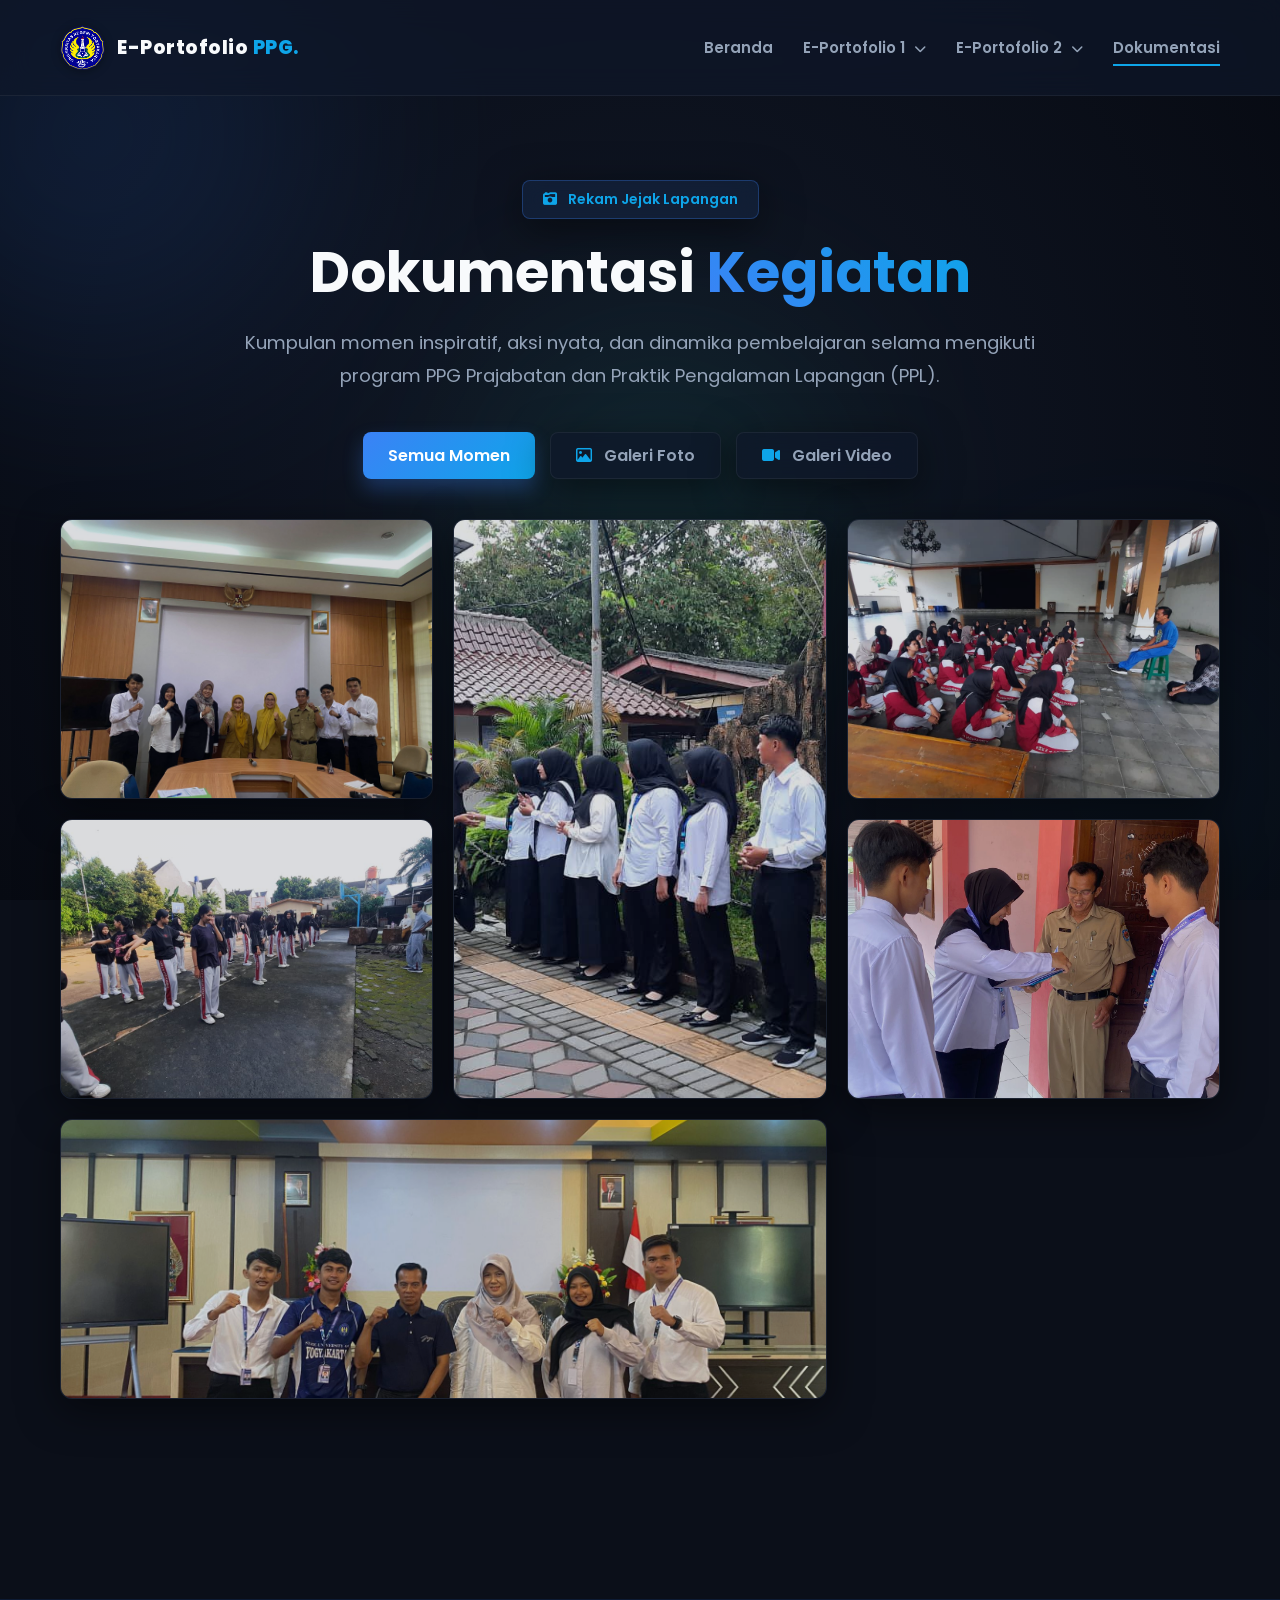
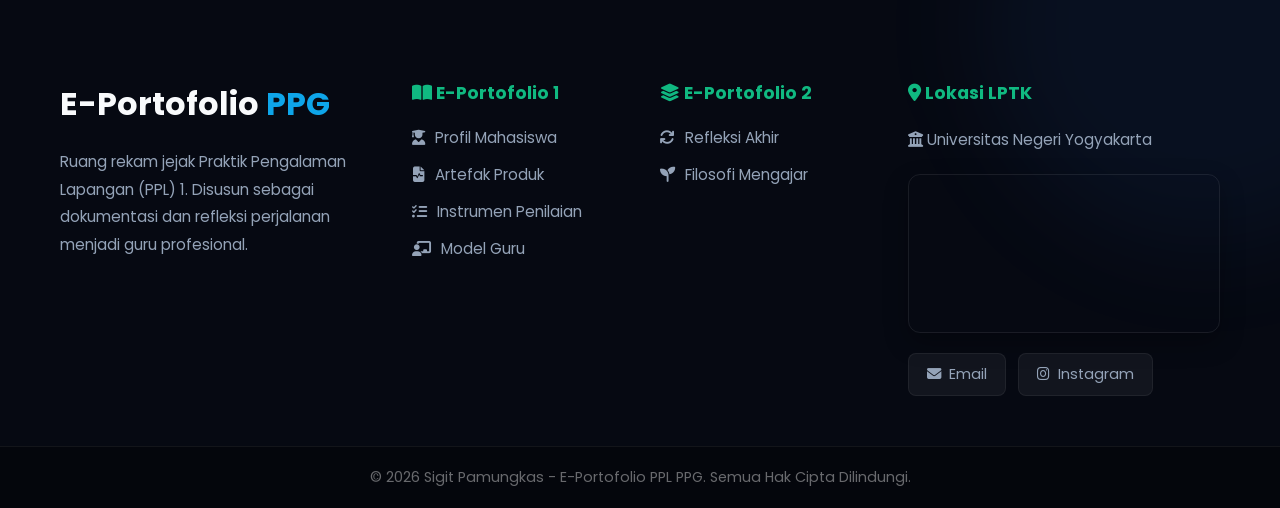
<file: dokumentasi.html>
<!doctype html>
<html lang="id">
  <head>
    <meta charset="UTF-8" />
    <meta name="viewport" content="width=device-width, initial-scale=1.0" />
    <title>Dokumentasi Kegiatan | E-Portofolio PPG Calon Guru</title>
    <link href="https://fonts.googleapis.com/css2?family=Poppins:wght@300;400;500;600;700;800;900&display=swap" rel="stylesheet" />
    <link rel="stylesheet" href="CSS/dokumentasi.css" />
    <link rel="stylesheet" href="https://cdnjs.cloudflare.com/ajax/libs/font-awesome/6.4.0/css/all.min.css" />
    <link rel="shortcut icon" href="logo.png" type="image/x-icon" />
  </head>
  <body>
    <div class="mesh-bg">
      <div class="mesh-blob blob-pink"></div>
      <div class="mesh-blob blob-navy"></div>
      <div class="mesh-blob blob-coral"></div>
    </div>

    <header class="navbar" id="navbar">
      <div class="container nav-container">
        <div class="nav-left">
          <img src="logo.png" alt="Logo Universitas" class="univ-logo-img" />
          <span class="brand-name">E-Portofolio <span class="highlight">PPG.</span></span>
        </div>

        <div class="hamburger" id="hamburger"><span></span><span></span><span></span></div>

        <nav class="nav-right" id="nav-menu">
          <a href="index.html" class="nav-link">Beranda</a>

          <div class="dropdown">
            <button class="nav-link dropbtn">E-Portofolio 1 <i class="fa-solid fa-chevron-down chevron"></i></button>
            <div class="dropdown-content">
              <a href="profile.html"><i class="fa-solid fa-user-graduate"></i> Profil Mahasiswa</a>
              <a href="artefak.html"><i class="fa-solid fa-file-waveform"></i> Artefak Produk</a>
              <a href="penilaian.html"><i class="fa-solid fa-list-check"></i> Penilaian GP</a>
              <a href="modelguru.html"><i class="fa-solid fa-bullseye"></i> Model Guru</a>
            </div>
          </div>

          <div class="dropdown">
            <button class="nav-link dropbtn">E-Portofolio 2 <i class="fa-solid fa-chevron-down chevron"></i></button>
            <div class="dropdown-content">
              <a href="refleksi.html"><i class="fa-solid fa-arrows-rotate"></i> Refleksi Akhir</a>
              <a href="filosofi.html"><i class="fa-solid fa-seedling"></i> Filosofi Mengajar</a>
            </div>
          </div>

          <a href="dokumentasi.html" class="nav-link active">Dokumentasi</a>
        </nav>
      </div>
    </header>

    <main class="dokumentasi-main">
      <section class="hero-dokumentasi">
        <div class="container text-center">
          <div class="badge-tech fade-in-up" style="animation-delay: 0.1s"><i class="fa-solid fa-camera-retro"></i> Rekam Jejak Lapangan</div>
          <h1 class="hero-title fade-in-up" style="animation-delay: 0.3s">Dokumentasi <span class="text-gradient">Kegiatan</span></h1>
          <p class="hero-desc fade-in-up" style="animation-delay: 0.5s">Kumpulan momen inspiratif, aksi nyata, dan dinamika pembelajaran selama mengikuti program PPG Prajabatan dan Praktik Pengalaman Lapangan (PPL).</p>
        </div>
      </section>

      <section class="gallery-section reveal">
        <div class="container">
          <div class="filter-container">
            <button class="filter-btn active" data-filter="all">Semua Momen</button>
            <button class="filter-btn" data-filter="foto"><i class="fa-regular fa-image"></i> Galeri Foto</button>
            <button class="filter-btn" data-filter="video"><i class="fa-solid fa-video"></i> Galeri Video</button>
          </div>

          <div class="gallery-grid" id="gallery-grid">
            <div class="gallery-item filter-item foto">
              <div class="item-inner">
                <img src="IMG/penerjunan.jpeg" alt="Penerjunan PPL Terbimbing" />
                <div class="item-overlay">
                  <div class="overlay-content">
                    <span class="tag">PPL Terbimbing</span>
                    <h3>Penerjunan PPL Terbimbing</h3>
                    <p>Masa Penerjunan dan Orientasi PPL Terbimbing</p>
                  </div>
                </div>
              </div>
            </div>

            <div class="gallery-item filter-item foto tall">
              <div class="item-inner">
                <img src="IMG/piket pagi.jpeg" alt="Pelaksanaan Piket Pagi" />
                <div class="item-overlay">
                  <div class="overlay-content">
                    <span class="tag">PPL Terbimbing</span>
                    <h3>Piket Pagi</h3>
                    <p>Mahasiswa PPG melaksanakan piket pagi di sekolah</p>
                  </div>
                </div>
              </div>
            </div>

            <div class="gallery-item filter-item foto">
              <div class="item-inner">
                <img src="IMG/asistensi.jpeg" alt="Asistensi Mengajar PPL Terbimbing" />
                <div class="item-overlay">
                  <div class="overlay-content">
                    <span class="tag">PPG Terbimbing</span>
                    <h3>Asistensi Mengajar</h3>
                    <p>Asistensi mengajar selama program PPL Terbimbing</p>
                  </div>
                </div>
              </div>
            </div>

            <div class="gallery-item filter-item foto">
              <div class="item-inner">
                <img src="IMG/praktik mengajar.jpeg" alt="Praktik Mengajar PPL Terbimbing" />
                <div class="item-overlay">
                  <div class="overlay-content">
                    <span class="tag">PPG Terbimbing</span>
                    <h3>Praktik Mengajar</h3>
                    <p>Praktik mengajar selama program PPL Terbimbing</p>
                  </div>
                </div>
              </div>
            </div>

            <div class="gallery-item filter-item foto">
              <div class="item-inner">
                <img src="IMG/bimbingan gp.jpeg" alt="Bimbingan Guru Pamong" />
                <div class="item-overlay">
                  <div class="overlay-content">
                    <span class="tag">PPG Terbimbing</span>
                    <h3>Bimbingan Guru Pamong</h3>
                    <p>Bimbingan guru pamong terkait praktik mengajar PPL Terbimbing</p>
                  </div>
                </div>
              </div>
            </div>

            <div class="gallery-item filter-item foto wide">
              <div class="item-inner">
                <img src="IMG/kunjungan dpl.jpeg" alt="Kunjungan Dosen Pembimbing Lapangan" />
                <div class="item-overlay">
                  <div class="overlay-content">
                    <span class="tag">PPL Terbimbing</span>
                    <h3>Kunjungan DPL</h3>
                    <p>Kunjungan DPL untuk mengevaluasi pelaksanaan PPL Terbimbing</p>
                  </div>
                </div>
              </div>
            </div>

          </div>
        </div>
      </section>
    </main>

    <footer class="site-footer">
      <div class="container footer-container">
        <!-- BRAND -->
        <div class="footer-col brand-col">
          <h3>E-Portofolio<span> PPG</span></h3>
          <p>Ruang rekam jejak Praktik Pengalaman Lapangan (PPL) 1. Disusun sebagai dokumentasi dan refleksi perjalanan menjadi guru profesional.</p>
        </div>

        <!-- PORTOFOLIO 1 -->
        <div class="footer-col links-col">
          <h4><i class="fa-solid fa-book-open"></i> E-Portofolio 1</h4>
          <ul>
            <li>
              <a href="profile.html"><i class="fa-solid fa-user-graduate"></i> Profil Mahasiswa</a>
            </li>
            <li>
              <a href="artefak.html"><i class="fa-solid fa-file-waveform"></i> Artefak Produk</a>
            </li>
            <li>
              <a href="penilaian.html"><i class="fa-solid fa-list-check"></i> Instrumen Penilaian</a>
            </li>
            <li>
              <a href="modelguru.html"><i class="fa-solid fa-chalkboard-user"></i> Model Guru</a>
            </li>
          </ul>
        </div>

        <!-- PORTOFOLIO 2 -->
        <div class="footer-col links-col">
          <h4><i class="fa-solid fa-layer-group"></i> E-Portofolio 2</h4>
          <ul>
            <li>
              <a href="refleksi.html"><i class="fa-solid fa-arrows-rotate"></i> Refleksi Akhir</a>
            </li>
            <li>
              <a href="filosofi.html"><i class="fa-solid fa-seedling"></i> Filosofi Mengajar</a>
            </li>
          </ul>
        </div>

        <!-- KONTAK -->
        <div class="footer-col contact-col">
          <h4><i class="fa-solid fa-location-dot"></i> Lokasi LPTK</h4>
          <p><i class="fa-solid fa-building-columns"></i> Universitas Negeri Yogyakarta</p>
          <div class="map-container">
            <iframe src="https://maps.google.com/maps?q=Universitas%20Negeri%20Yogyakarta&t=&z=15&ie=UTF8&iwloc=&output=embed" width="100%" height="150" style="border: 0" allowfullscreen="" loading="lazy"></iframe>
          </div>
          <div class="social-links">
            <a href="mailto:sigitpmngks77@gmail.com"><i class="fa-solid fa-envelope"></i> Email</a>
            <a href="https://www.instagram.com/sigitps_7/" target="_blank"><i class="fa-brands fa-instagram"></i> Instagram</a>
          </div>
        </div>
      </div>

      <!-- COPYRIGHT -->
      <div class="footer-bottom">
        <div class="container">
          <p>© 2026 Sigit Pamungkas - E-Portofolio PPL PPG. Semua Hak Cipta Dilindungi.</p>
        </div>
      </div>
    </footer>

    <script>
      // Filter Gallery Logic (Interaktif)
      const filterBtns = document.querySelectorAll(".filter-btn");
      const filterItems = document.querySelectorAll(".filter-item");

      filterBtns.forEach((btn) => {
        btn.addEventListener("click", () => {
          // Hapus class active dari semua tombol
          filterBtns.forEach((button) => button.classList.remove("active"));
          // Tambahkan class active ke tombol yang diklik
          btn.classList.add("active");

          const filterValue = btn.getAttribute("data-filter");

          filterItems.forEach((item) => {
            if (filterValue === "all" || item.classList.contains(filterValue)) {
              item.style.display = "block";
              setTimeout(() => {
                item.style.opacity = "1";
                item.style.transform = "scale(1)";
              }, 50);
            } else {
              item.style.opacity = "0";
              item.style.transform = "scale(0.8)";
              setTimeout(() => {
                item.style.display = "none";
              }, 300);
            }
          });
        });
      });

      // Navbar scroll effect
      const navbar = document.getElementById("navbar");
      window.addEventListener("scroll", () => {
        if (window.scrollY > 50) navbar.classList.add("scrolled");
        else navbar.classList.remove("scrolled");
      });

      // Mobile Menu Hamburger
      const hamburger = document.getElementById("hamburger");
      const navMenu = document.getElementById("nav-menu");
      hamburger.addEventListener("click", () => {
        navMenu.classList.toggle("active");
        hamburger.classList.toggle("active");
      });

      // Mobile Dropdown Logic
      const dropdownBtns = document.querySelectorAll(".dropbtn");
      dropdownBtns.forEach((btn) => {
        btn.addEventListener("click", (e) => {
          if (window.innerWidth <= 900) {
            e.preventDefault();
            const content = btn.nextElementSibling;
            const chevron = btn.querySelector(".chevron");

            document.querySelectorAll(".dropdown-content").forEach((c) => {
              if (c !== content) c.classList.remove("show");
            });
            document.querySelectorAll(".chevron").forEach((c) => {
              if (c !== chevron) c.style.transform = "rotate(0deg)";
            });

            content.classList.toggle("show");
            if (content.classList.contains("show")) chevron.style.transform = "rotate(180deg)";
            else chevron.style.transform = "rotate(0deg)";
          }
        });
      });

      // Scroll Reveal Animation
      function reveal() {
        var reveals = document.querySelectorAll(".reveal, .fade-in-up");
        for (var i = 0; i < reveals.length; i++) {
          var windowHeight = window.innerHeight;
          var elementTop = reveals[i].getBoundingClientRect().top;
          var elementVisible = 80;
          if (elementTop < windowHeight - elementVisible) reveals[i].classList.add("active");
        }
      }
      window.addEventListener("scroll", reveal);
      reveal();
    </script>
  </body>
</html>
</file>
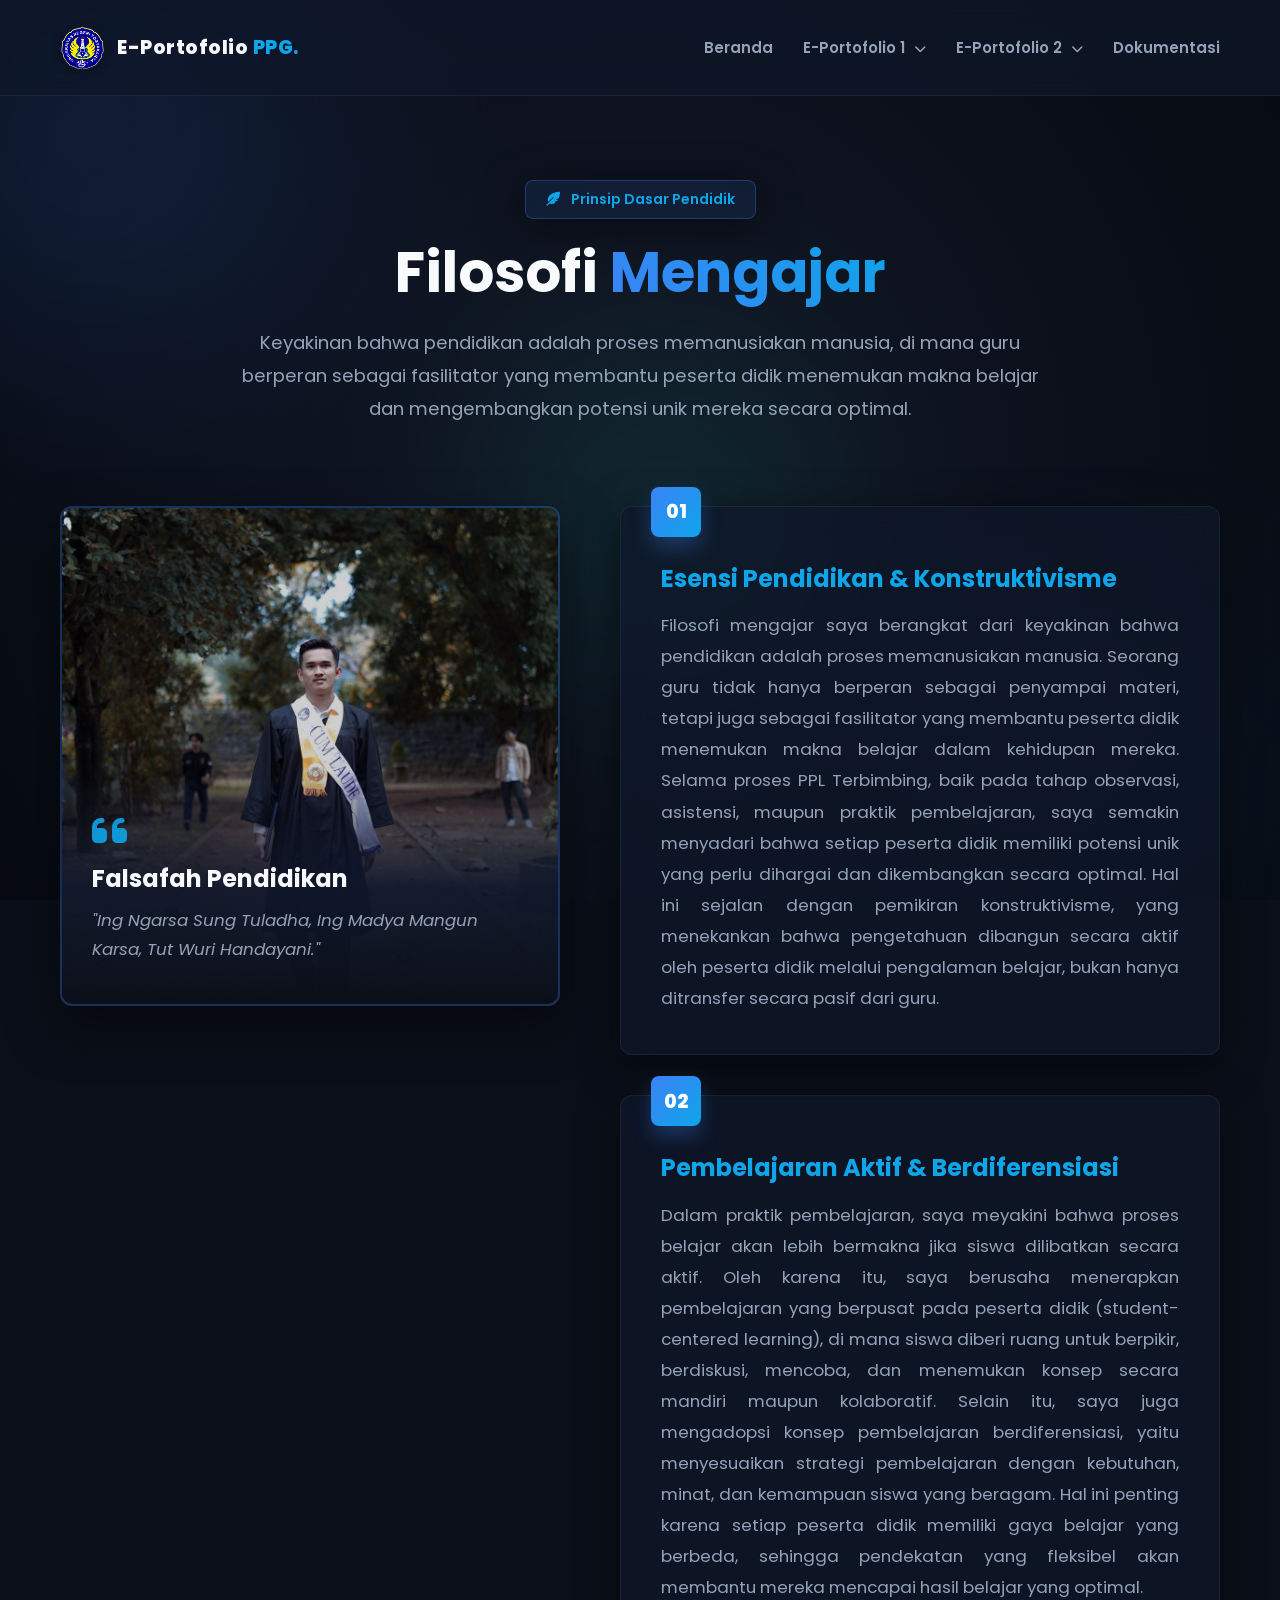
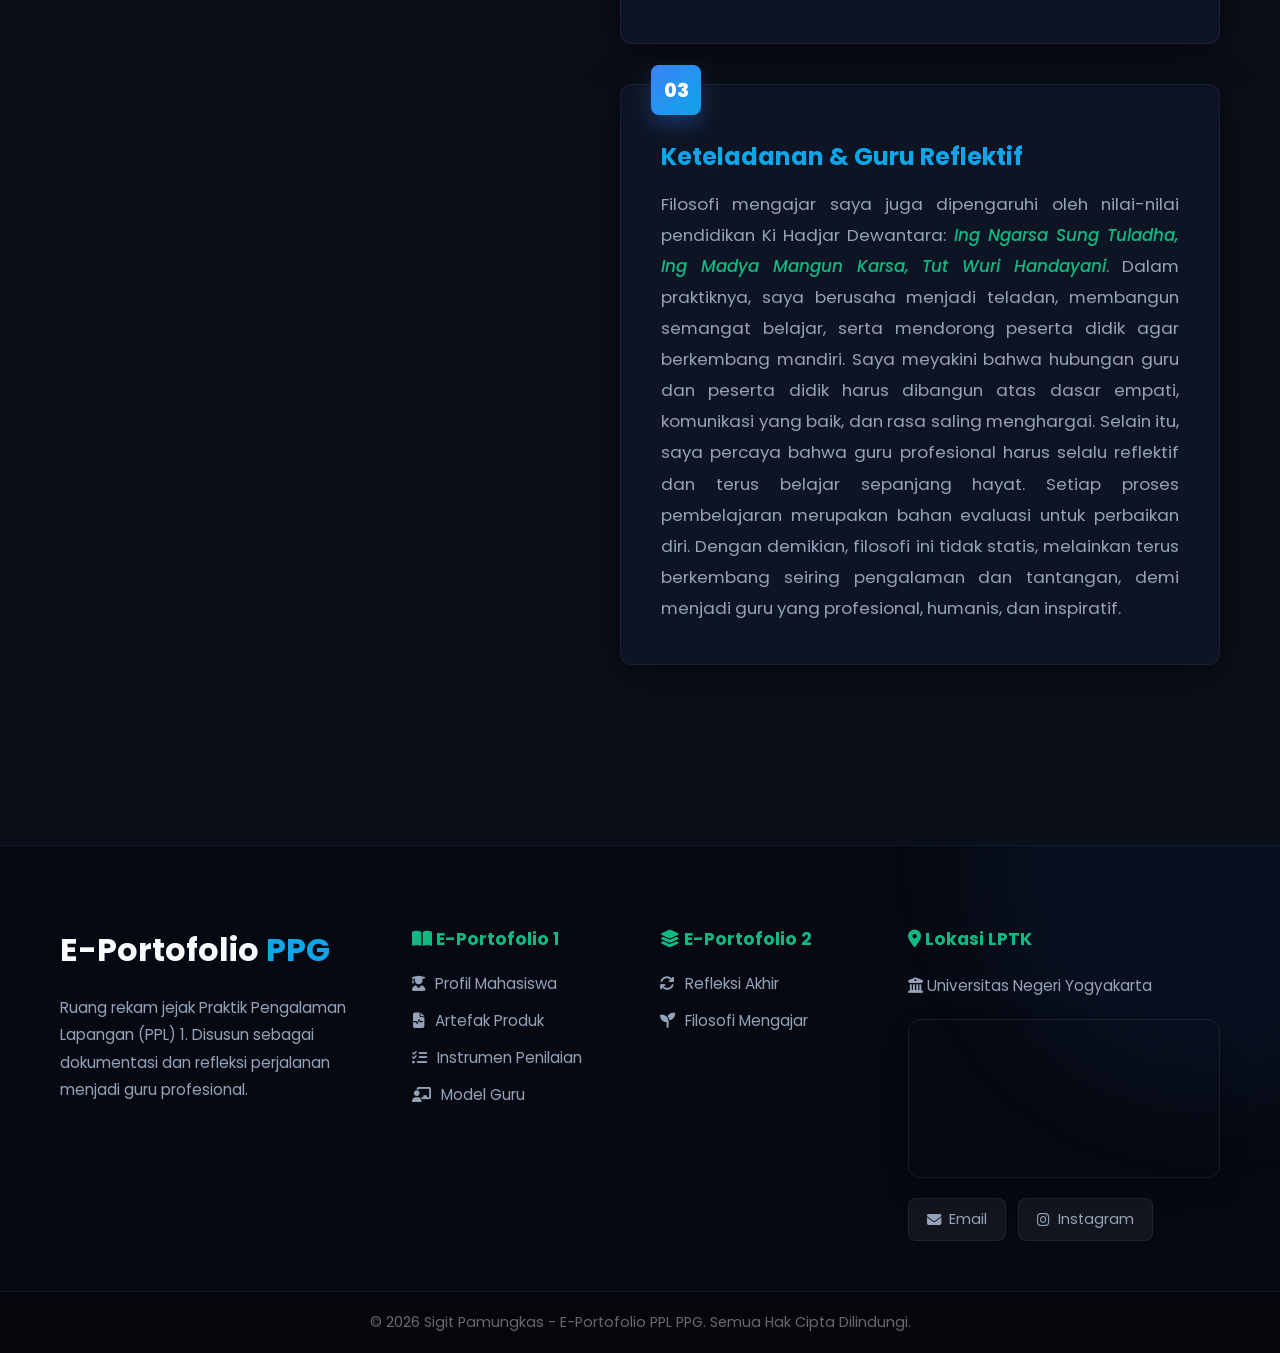
<file: filosofi.html>
<!doctype html>
<html lang="id">
  <head>
    <meta charset="UTF-8" />
    <meta name="viewport" content="width=device-width, initial-scale=1.0" />
    <title>Filosofi Mengajar | E-Portofolio PPG Calon Guru</title>
    <link href="https://fonts.googleapis.com/css2?family=Poppins:wght@300;400;500;600;700;800;900&display=swap" rel="stylesheet" />
    <link rel="stylesheet" href="CSS/filosofi.css" />
    <link rel="stylesheet" href="https://cdnjs.cloudflare.com/ajax/libs/font-awesome/6.4.0/css/all.min.css" />
    <link rel="shortcut icon" href="logo.png" type="image/x-icon" />
    <!-- Tidak ada CSS tambahan karena konten sudah sesuai struktur -->
  </head>
  <body>
    <div class="mesh-bg">
      <div class="mesh-blob blob-pink"></div>
      <div class="mesh-blob blob-navy"></div>
      <div class="mesh-blob blob-coral"></div>
    </div>

    <header class="navbar" id="navbar">
      <div class="container nav-container">
        <div class="nav-left">
          <img src="logo.png" alt="Logo Universitas" class="univ-logo-img" />
          <span class="brand-name">E-Portofolio <span class="highlight">PPG.</span></span>
        </div>

        <div class="hamburger" id="hamburger"><span></span><span></span><span></span></div>

        <nav class="nav-right" id="nav-menu">
          <a href="index.html" class="nav-link">Beranda</a>

          <div class="dropdown">
            <button class="nav-link dropbtn">E-Portofolio 1 <i class="fa-solid fa-chevron-down chevron"></i></button>
            <div class="dropdown-content">
              <a href="profile.html"><i class="fa-solid fa-user-graduate"></i> Profil Mahasiswa</a>
              <a href="artefak.html"><i class="fa-solid fa-file-waveform"></i> Artefak Produk</a>
              <a href="penilaian.html"><i class="fa-solid fa-list-check"></i> Penilaian GP</a>
              <a href="modelguru.html"><i class="fa-solid fa-bullseye"></i> Model Guru</a>
            </div>
          </div>

          <div class="dropdown">
            <button class="nav-link dropbtn">E-Portofolio 2 <i class="fa-solid fa-chevron-down chevron"></i></button>
            <div class="dropdown-content">
              <a href="refleksi.html"><i class="fa-solid fa-arrows-rotate"></i> Refleksi Akhir</a>
              <a href="filosofi.html"><i class="fa-solid fa-seedling"></i> Filosofi Mengajar</a>
            </div>
          </div>

          <a href="dokumentasi.html" class="nav-link">Dokumentasi</a>
        </nav>
      </div>
    </header>

    <main class="filosofi-main">
      <!-- Hero Section -->
      <section class="hero-filosofi">
        <div class="container text-center">
          <div class="badge-tech fade-in-up" style="animation-delay: 0.1s"><i class="fa-solid fa-feather-pointed"></i> Prinsip Dasar Pendidik</div>
          <h1 class="hero-title fade-in-up" style="animation-delay: 0.3s">Filosofi <span class="text-gradient">Mengajar</span></h1>
          <p class="hero-desc fade-in-up" style="animation-delay: 0.5s">
            Keyakinan bahwa pendidikan adalah proses memanusiakan manusia, di mana guru berperan sebagai fasilitator yang membantu peserta didik menemukan makna belajar dan mengembangkan potensi unik mereka secara optimal.
          </p>
        </div>
      </section>

      <!-- Manuscript Section (Visual + Paragraf) -->
      <section class="manuscript-section">
        <div class="container">
          <div class="manuscript-layout">
            <!-- Sticky Visual -->
            <div class="sticky-visual reveal">
              <div class="sticky-card">
                <img src="IMG/hero foto.jpeg" alt="Filosofi Mengajar" class="sticky-img" />
                <div class="sticky-overlay">
                  <i class="fa-solid fa-quote-left quote-mark"></i>
                  <h3>Falsafah Pendidikan</h3>
                  <p>"Ing Ngarsa Sung Tuladha, Ing Madya Mangun Karsa, Tut Wuri Handayani."</p>
                </div>
              </div>
            </div>

            <!-- Paragraph Panel -->
            <div class="paragraph-panel">
              <div class="paragraph-card hover-lift reveal">
                <div class="paragraph-number">01</div>
                <h3>Esensi Pendidikan & Konstruktivisme</h3>
                <p>
                  Filosofi mengajar saya berangkat dari keyakinan bahwa pendidikan adalah proses memanusiakan manusia. Seorang guru tidak hanya berperan sebagai penyampai materi, tetapi juga sebagai fasilitator yang membantu peserta didik
                  menemukan makna belajar dalam kehidupan mereka. Selama proses PPL Terbimbing, baik pada tahap observasi, asistensi, maupun praktik pembelajaran, saya semakin menyadari bahwa setiap peserta didik memiliki potensi unik yang
                  perlu dihargai dan dikembangkan secara optimal. Hal ini sejalan dengan pemikiran konstruktivisme, yang menekankan bahwa pengetahuan dibangun secara aktif oleh peserta didik melalui pengalaman belajar, bukan hanya
                  ditransfer secara pasif dari guru.
                </p>
              </div>

              <div class="paragraph-card hover-lift reveal">
                <div class="paragraph-number">02</div>
                <h3>Pembelajaran Aktif & Berdiferensiasi</h3>
                <p>
                  Dalam praktik pembelajaran, saya meyakini bahwa proses belajar akan lebih bermakna jika siswa dilibatkan secara aktif. Oleh karena itu, saya berusaha menerapkan pembelajaran yang berpusat pada peserta didik
                  (student-centered learning), di mana siswa diberi ruang untuk berpikir, berdiskusi, mencoba, dan menemukan konsep secara mandiri maupun kolaboratif. Selain itu, saya juga mengadopsi konsep pembelajaran berdiferensiasi,
                  yaitu menyesuaikan strategi pembelajaran dengan kebutuhan, minat, dan kemampuan siswa yang beragam. Hal ini penting karena setiap peserta didik memiliki gaya belajar yang berbeda, sehingga pendekatan yang fleksibel akan
                  membantu mereka mencapai hasil belajar yang optimal.
                </p>
              </div>

              <div class="paragraph-card hover-lift reveal">
                <div class="paragraph-number">03</div>
                <h3>Keteladanan & Guru Reflektif</h3>
                <p>
                  Filosofi mengajar saya juga dipengaruhi oleh nilai-nilai pendidikan Ki Hadjar Dewantara: <em>Ing Ngarsa Sung Tuladha, Ing Madya Mangun Karsa, Tut Wuri Handayani</em>. Dalam praktiknya, saya berusaha menjadi teladan,
                  membangun semangat belajar, serta mendorong peserta didik agar berkembang mandiri. Saya meyakini bahwa hubungan guru dan peserta didik harus dibangun atas dasar empati, komunikasi yang baik, dan rasa saling menghargai.
                  Selain itu, saya percaya bahwa guru profesional harus selalu reflektif dan terus belajar sepanjang hayat. Setiap proses pembelajaran merupakan bahan evaluasi untuk perbaikan diri. Dengan demikian, filosofi ini tidak
                  statis, melainkan terus berkembang seiring pengalaman dan tantangan, demi menjadi guru yang profesional, humanis, dan inspiratif.
                </p>
              </div>
            </div>
          </div>
        </div>
      </section>
      <!-- Theory Section dihapus karena konten sudah terintegrasi -->
    </main>

    <footer class="site-footer">
      <div class="container footer-container">
        <!-- BRAND -->
        <div class="footer-col brand-col">
          <h3>E-Portofolio<span> PPG</span></h3>
          <p>Ruang rekam jejak Praktik Pengalaman Lapangan (PPL) 1. Disusun sebagai dokumentasi dan refleksi perjalanan menjadi guru profesional.</p>
        </div>

        <!-- PORTOFOLIO 1 -->
        <div class="footer-col links-col">
          <h4><i class="fa-solid fa-book-open"></i> E-Portofolio 1</h4>
          <ul>
            <li>
              <a href="profile.html"><i class="fa-solid fa-user-graduate"></i> Profil Mahasiswa</a>
            </li>
            <li>
              <a href="artefak.html"><i class="fa-solid fa-file-waveform"></i> Artefak Produk</a>
            </li>
            <li>
              <a href="penilaian.html"><i class="fa-solid fa-list-check"></i> Instrumen Penilaian</a>
            </li>
            <li>
              <a href="modelguru.html"><i class="fa-solid fa-chalkboard-user"></i> Model Guru</a>
            </li>
          </ul>
        </div>

        <!-- PORTOFOLIO 2 -->
        <div class="footer-col links-col">
          <h4><i class="fa-solid fa-layer-group"></i> E-Portofolio 2</h4>
          <ul>
            <li>
              <a href="refleksi.html"><i class="fa-solid fa-arrows-rotate"></i> Refleksi Akhir</a>
            </li>
            <li>
              <a href="filosofi.html"><i class="fa-solid fa-seedling"></i> Filosofi Mengajar</a>
            </li>
          </ul>
        </div>

        <!-- KONTAK -->
        <div class="footer-col contact-col">
          <h4><i class="fa-solid fa-location-dot"></i> Lokasi LPTK</h4>
          <p><i class="fa-solid fa-building-columns"></i> Universitas Negeri Yogyakarta</p>
          <div class="map-container">
            <iframe src="https://maps.google.com/maps?q=Universitas%20Negeri%20Yogyakarta&t=&z=15&ie=UTF8&iwloc=&output=embed" width="100%" height="150" style="border: 0" allowfullscreen="" loading="lazy"></iframe>
          </div>
          <div class="social-links">
            <a href="mailto:sigitpmngks77@gmail.com"><i class="fa-solid fa-envelope"></i> Email</a>
            <a href="https://www.instagram.com/sigitps_7/" target="_blank"><i class="fa-brands fa-instagram"></i> Instagram</a>
          </div>
        </div>
      </div>

      <!-- COPYRIGHT -->
      <div class="footer-bottom">
        <div class="container">
          <p>© 2026 Sigit Pamungkas - E-Portofolio PPL PPG. Semua Hak Cipta Dilindungi.</p>
        </div>
      </div>
    </footer>

    <script>
      // Navbar scroll effect
      const navbar = document.getElementById("navbar");
      window.addEventListener("scroll", () => {
        if (window.scrollY > 50) navbar.classList.add("scrolled");
        else navbar.classList.remove("scrolled");
      });

      // Mobile Menu Hamburger
      const hamburger = document.getElementById("hamburger");
      const navMenu = document.getElementById("nav-menu");
      hamburger.addEventListener("click", () => {
        navMenu.classList.toggle("active");
        hamburger.classList.toggle("active");
      });

      // Mobile Dropdown Logic
      const dropdownBtns = document.querySelectorAll(".dropbtn");
      dropdownBtns.forEach((btn) => {
        btn.addEventListener("click", (e) => {
          if (window.innerWidth <= 900) {
            e.preventDefault();
            const content = btn.nextElementSibling;
            const chevron = btn.querySelector(".chevron");

            document.querySelectorAll(".dropdown-content").forEach((c) => {
              if (c !== content) c.classList.remove("show");
            });
            document.querySelectorAll(".chevron").forEach((c) => {
              if (c !== chevron) c.style.transform = "rotate(0deg)";
            });

            content.classList.toggle("show");
            if (content.classList.contains("show")) chevron.style.transform = "rotate(180deg)";
            else chevron.style.transform = "rotate(0deg)";
          }
        });
      });

      // Scroll Reveal Animation
      function reveal() {
        var reveals = document.querySelectorAll(".reveal, .fade-in-up");
        for (var i = 0; i < reveals.length; i++) {
          var windowHeight = window.innerHeight;
          var elementTop = reveals[i].getBoundingClientRect().top;
          var elementVisible = 80;
          if (elementTop < windowHeight - elementVisible) reveals[i].classList.add("active");
        }
      }
      window.addEventListener("scroll", reveal);
      reveal();
    </script>
  </body>
</html>
</file>
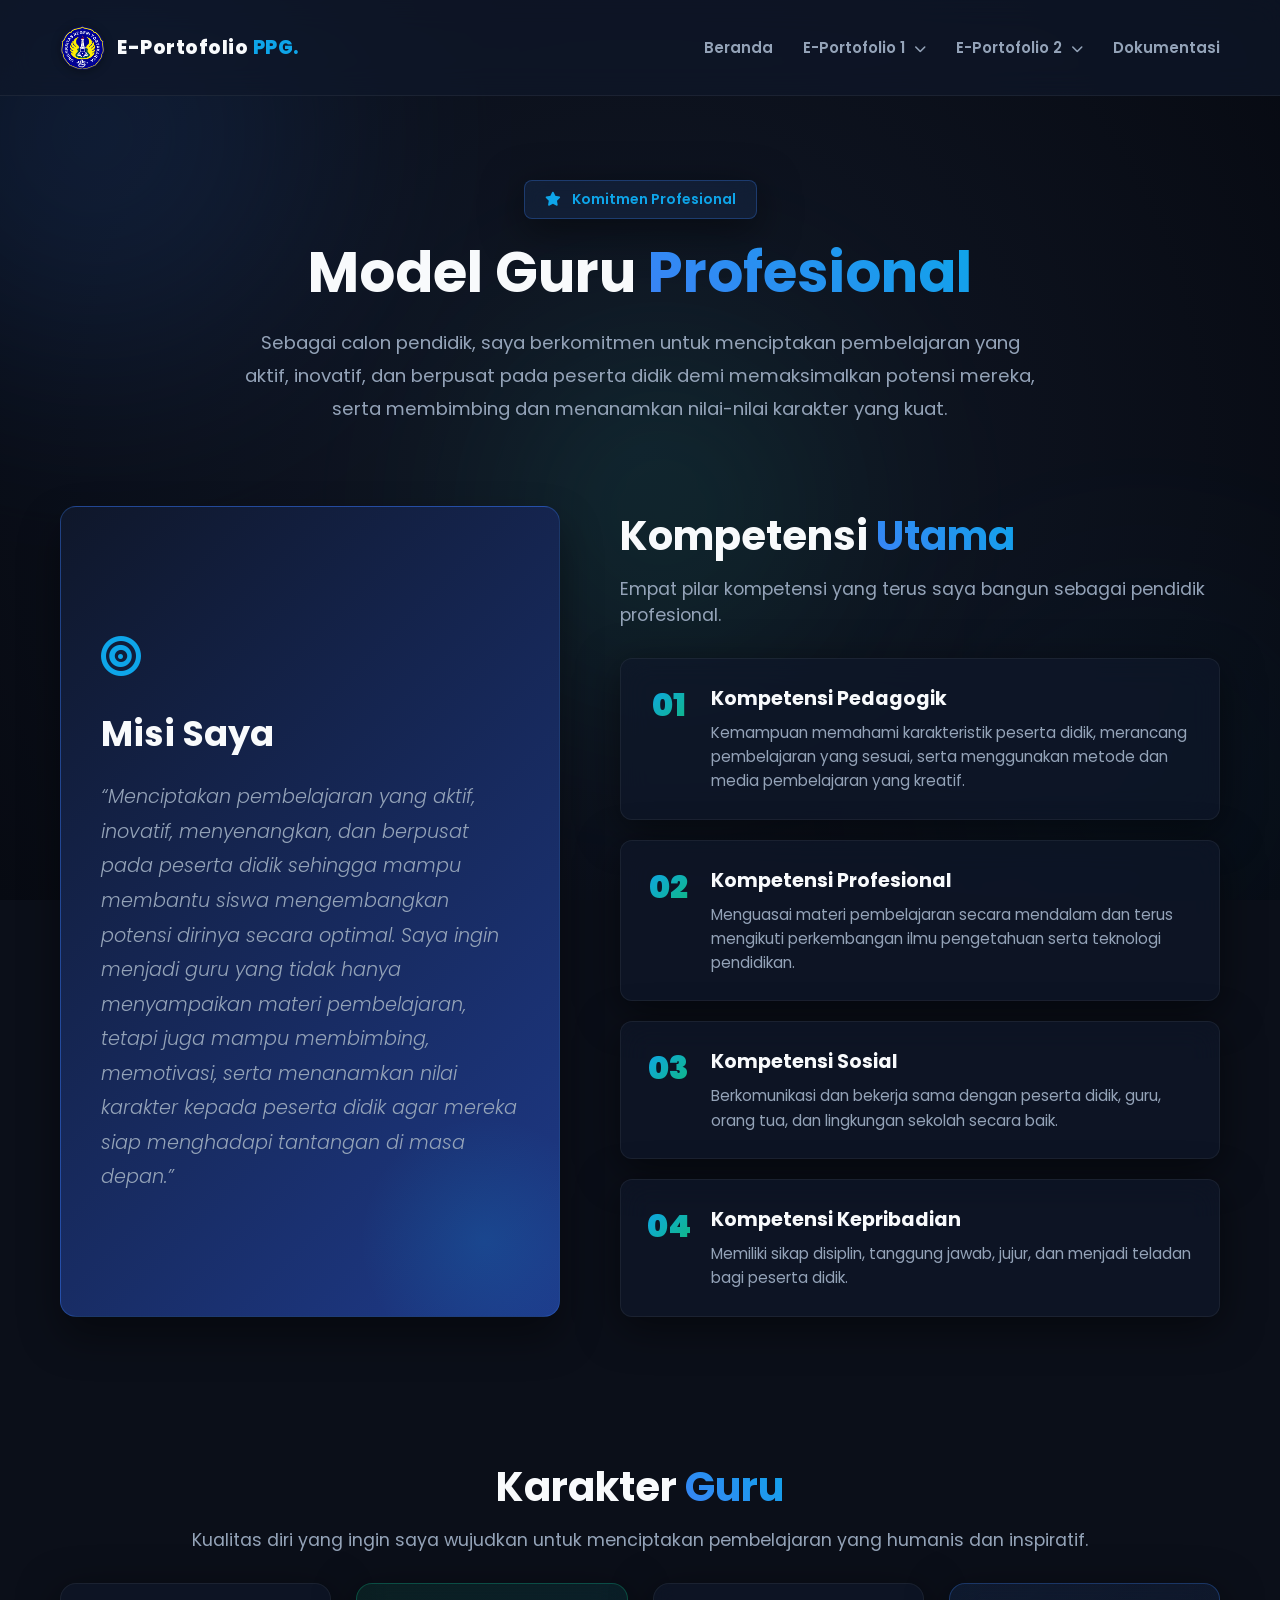
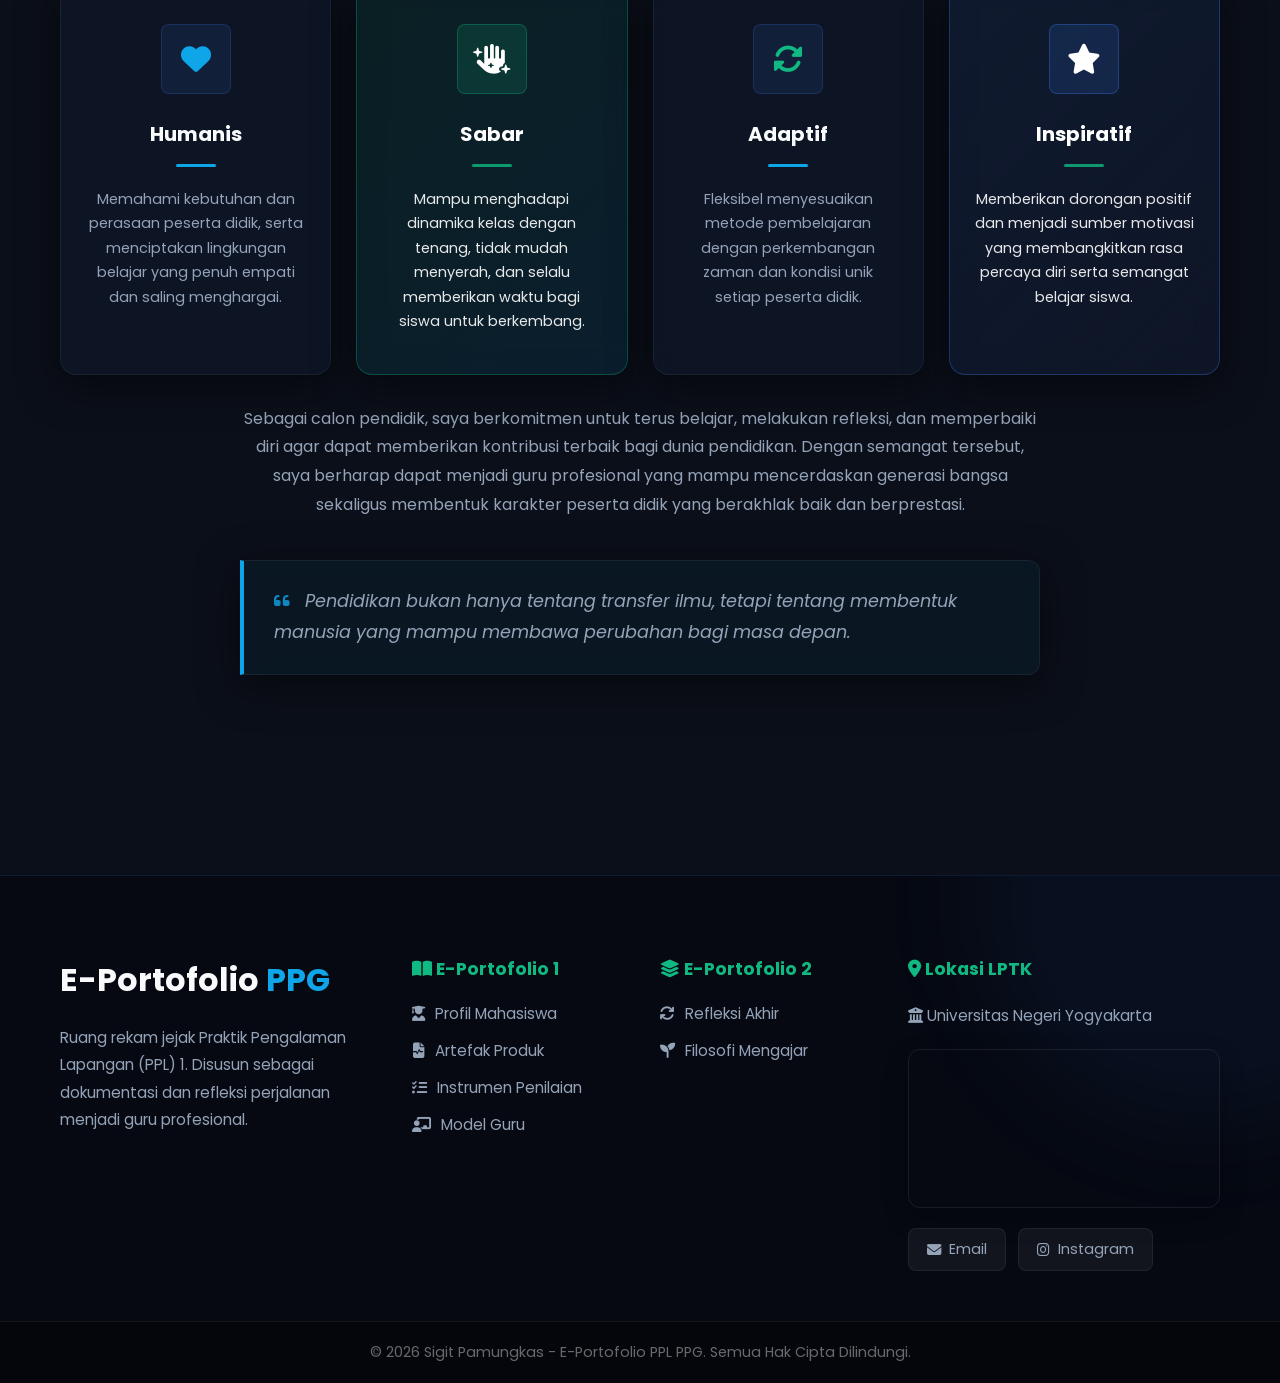
<file: modelguru.html>
<!doctype html>
<html lang="id">
  <head>
    <meta charset="UTF-8" />
    <meta name="viewport" content="width=device-width, initial-scale=1.0" />
    <title>Model Guru | E-Portofolio PPG Calon Guru</title>
    <link href="https://fonts.googleapis.com/css2?family=Poppins:wght@300;400;500;600;700;800;900&display=swap" rel="stylesheet" />
    <link rel="stylesheet" href="CSS/modelguru.css" />
    <link rel="stylesheet" href="https://cdnjs.cloudflare.com/ajax/libs/font-awesome/6.4.0/css/all.min.css" />
    <link rel="shortcut icon" href="logo.png" type="image/x-icon" />
    <!-- Tambahan CSS untuk blockquote (jika belum ada di file CSS Anda) -->
    <style>
      .quote-block {
        background: rgba(14, 165, 233, 0.05);
        border-left: 4px solid var(--secondary);
        padding: 25px 30px;
        border-radius: 0 12px 12px 0;
        margin: 40px auto 0;
        max-width: 800px;
        font-style: italic;
        color: var(--text-light);
        font-size: 1.1rem;
        line-height: 1.8;
        backdrop-filter: blur(10px);
        border-top: 1px solid var(--glass-border);
        border-right: 1px solid var(--glass-border);
        border-bottom: 1px solid var(--glass-border);
        box-shadow: var(--glass-shadow);
      }
      .quote-block i {
        color: var(--secondary);
        margin-right: 10px;
        opacity: 0.8;
      }
      .commitment-text {
        text-align: center;
        color: var(--text-light);
        max-width: 800px;
        margin: 30px auto 0;
        font-size: 1rem;
        line-height: 1.8;
      }
    </style>
  </head>
  <body>
    <div class="mesh-bg">
      <div class="mesh-blob blob-pink"></div>
      <div class="mesh-blob blob-navy"></div>
      <div class="mesh-blob blob-coral"></div>
    </div>

    <!-- NAVIGASI (TIDAK BERUBAH) -->
    <header class="navbar" id="navbar">
      <div class="container nav-container">
        <div class="nav-left">
          <img src="logo.png" alt="Logo Universitas" class="univ-logo-img" />
          <span class="brand-name">E-Portofolio <span class="highlight">PPG.</span></span>
        </div>
        <div class="hamburger" id="hamburger"><span></span><span></span><span></span></div>
        <nav class="nav-right" id="nav-menu">
          <a href="index.html" class="nav-link">Beranda</a>
          <div class="dropdown">
            <button class="nav-link dropbtn">E-Portofolio 1 <i class="fa-solid fa-chevron-down chevron"></i></button>
            <div class="dropdown-content">
              <a href="profile.html"><i class="fa-solid fa-user-graduate"></i> Profil Mahasiswa</a>
              <a href="artefak.html"><i class="fa-solid fa-file-waveform"></i> Artefak Produk</a>
              <a href="penilaian.html"><i class="fa-solid fa-list-check"></i> Penilaian GP</a>
              <a href="modelguru.html"><i class="fa-solid fa-bullseye"></i> Model Guru</a>
            </div>
          </div>
          <div class="dropdown">
            <button class="nav-link dropbtn">E-Portofolio 2 <i class="fa-solid fa-chevron-down chevron"></i></button>
            <div class="dropdown-content">
              <a href="refleksi.html"><i class="fa-solid fa-arrows-rotate"></i> Refleksi Akhir</a>
              <a href="filosofi.html"><i class="fa-solid fa-seedling"></i> Filosofi Mengajar</a>
            </div>
          </div>
          <a href="dokumentasi.html" class="nav-link">Dokumentasi</a>
        </nav>
      </div>
    </header>

    <!-- ============ MAIN CONTENT YANG SUDAH DISESUAIKAN ============ -->
    <main class="modelguru-main">
      <!-- Hero Section -->
      <section class="hero-modelguru">
        <div class="container text-center">
          <div class="badge-tech fade-in-up" style="animation-delay: 0.1s"><i class="fa-solid fa-star"></i> Komitmen Profesional</div>
          <h1 class="hero-title fade-in-up" style="animation-delay: 0.3s">Model Guru <span class="text-gradient">Profesional</span></h1>
          <p class="hero-desc fade-in-up" style="animation-delay: 0.5s">
            Sebagai calon pendidik, saya berkomitmen untuk menciptakan pembelajaran yang aktif, inovatif, dan berpusat pada peserta didik demi memaksimalkan potensi mereka, serta membimbing dan menanamkan nilai-nilai karakter yang kuat.
          </p>
        </div>
      </section>

      <!-- Visi & Misi (Misi Utama dan Kompetensi) -->
      <section class="vision-mission-section reveal">
        <div class="container">
          <div class="vm-grid">
            <div class="vision-card hover-lift">
              <div class="vision-icon"><i class="fa-solid fa-bullseye"></i></div>
              <h3>Misi Saya</h3>
              <p class="vision-text">
                “Menciptakan pembelajaran yang aktif, inovatif, menyenangkan, dan berpusat pada peserta didik sehingga mampu membantu siswa mengembangkan potensi dirinya secara optimal. Saya ingin menjadi guru yang tidak hanya menyampaikan
                materi pembelajaran, tetapi juga mampu membimbing, memotivasi, serta menanamkan nilai karakter kepada peserta didik agar mereka siap menghadapi tantangan di masa depan.”
              </p>
              <div class="vision-decor"></div>
            </div>

            <div class="mission-panel">
              <div class="section-title-modern">
                <h2>Kompetensi <span class="text-gradient">Utama</span></h2>
                <p>Empat pilar kompetensi yang terus saya bangun sebagai pendidik profesional.</p>
              </div>

              <div class="mission-list">
                <div class="mission-item hover-glow">
                  <div class="mission-number">01</div>
                  <div class="mission-text">
                    <h4>Kompetensi Pedagogik</h4>
                    <p>Kemampuan memahami karakteristik peserta didik, merancang pembelajaran yang sesuai, serta menggunakan metode dan media pembelajaran yang kreatif.</p>
                  </div>
                </div>

                <div class="mission-item hover-glow" style="transition-delay: 0.1s">
                  <div class="mission-number">02</div>
                  <div class="mission-text">
                    <h4>Kompetensi Profesional</h4>
                    <p>Menguasai materi pembelajaran secara mendalam dan terus mengikuti perkembangan ilmu pengetahuan serta teknologi pendidikan.</p>
                  </div>
                </div>

                <div class="mission-item hover-glow" style="transition-delay: 0.2s">
                  <div class="mission-number">03</div>
                  <div class="mission-text">
                    <h4>Kompetensi Sosial</h4>
                    <p>Berkomunikasi dan bekerja sama dengan peserta didik, guru, orang tua, dan lingkungan sekolah secara baik.</p>
                  </div>
                </div>

                <div class="mission-item hover-glow" style="transition-delay: 0.3s">
                  <div class="mission-number">04</div>
                  <div class="mission-text">
                    <h4>Kompetensi Kepribadian</h4>
                    <p>Memiliki sikap disiplin, tanggung jawab, jujur, dan menjadi teladan bagi peserta didik.</p>
                  </div>
                </div>
              </div>
            </div>
          </div>
        </div>
      </section>

      <!-- Karakter Guru -->
      <section class="character-section reveal">
        <div class="container">
          <div class="section-title-modern text-center">
            <h2>Karakter <span class="text-gradient">Guru</span></h2>
            <p>Kualitas diri yang ingin saya wujudkan untuk menciptakan pembelajaran yang humanis dan inspiratif.</p>
          </div>

          <div class="character-grid">
            <div class="pillar-card hover-tilt">
              <div class="pillar-icon">
                <i class="fa-solid fa-heart"></i>
              </div>
              <h3>Humanis</h3>
              <div class="pillar-line"></div>
              <p>Memahami kebutuhan dan perasaan peserta didik, serta menciptakan lingkungan belajar yang penuh empati dan saling menghargai.</p>
            </div>

            <div class="pillar-card hover-tilt card-accent">
              <div class="pillar-icon text-white">
                <i class="fa-solid fa-hand-sparkles"></i>
              </div>
              <h3 class="text-white">Sabar</h3>
              <div class="pillar-line line-white"></div>
              <p class="text-white opacity-90">Mampu menghadapi dinamika kelas dengan tenang, tidak mudah menyerah, dan selalu memberikan waktu bagi siswa untuk berkembang.</p>
            </div>

            <div class="pillar-card hover-tilt">
              <div class="pillar-icon icon-coral">
                <i class="fa-solid fa-rotate"></i>
              </div>
              <h3>Adaptif</h3>
              <div class="pillar-line"></div>
              <p>Fleksibel menyesuaikan metode pembelajaran dengan perkembangan zaman dan kondisi unik setiap peserta didik.</p>
            </div>

            <div class="pillar-card hover-tilt card-navy">
              <div class="pillar-icon text-white">
                <i class="fa-solid fa-star"></i>
              </div>
              <h3 class="text-white">Inspiratif</h3>
              <div class="pillar-line line-white"></div>
              <p class="text-white opacity-90">Memberikan dorongan positif dan menjadi sumber motivasi yang membangkitkan rasa percaya diri serta semangat belajar siswa.</p>
            </div>
          </div>

          <!-- Komitmen & Kutipan -->
          <p class="commitment-text">
            Sebagai calon pendidik, saya berkomitmen untuk terus belajar, melakukan refleksi, dan memperbaiki diri agar dapat memberikan kontribusi terbaik bagi dunia pendidikan. Dengan semangat tersebut, saya berharap dapat menjadi guru
            profesional yang mampu mencerdaskan generasi bangsa sekaligus membentuk karakter peserta didik yang berakhlak baik dan berprestasi.
          </p>
          <blockquote class="quote-block"><i class="fa-solid fa-quote-left"></i> Pendidikan bukan hanya tentang transfer ilmu, tetapi tentang membentuk manusia yang mampu membawa perubahan bagi masa depan.</blockquote>
        </div>
      </section>
    </main>
    <!-- ============ AKHIR MAIN CONTENT BARU ============ -->

    <!-- FOOTER (TIDAK BERUBAH) -->
    <footer class="site-footer">
      <div class="container footer-container">
        <div class="footer-col brand-col">
          <h3>E-Portofolio<span> PPG</span></h3>
          <p>Ruang rekam jejak Praktik Pengalaman Lapangan (PPL) 1. Disusun sebagai dokumentasi dan refleksi perjalanan menjadi guru profesional.</p>
        </div>
        <div class="footer-col links-col">
          <h4><i class="fa-solid fa-book-open"></i> E-Portofolio 1</h4>
          <ul>
            <li>
              <a href="profile.html"><i class="fa-solid fa-user-graduate"></i> Profil Mahasiswa</a>
            </li>
            <li>
              <a href="artefak.html"><i class="fa-solid fa-file-waveform"></i> Artefak Produk</a>
            </li>
            <li>
              <a href="penilaian.html"><i class="fa-solid fa-list-check"></i> Instrumen Penilaian</a>
            </li>
            <li>
              <a href="modelguru.html"><i class="fa-solid fa-chalkboard-user"></i> Model Guru</a>
            </li>
          </ul>
        </div>
        <div class="footer-col links-col">
          <h4><i class="fa-solid fa-layer-group"></i> E-Portofolio 2</h4>
          <ul>
            <li>
              <a href="refleksi.html"><i class="fa-solid fa-arrows-rotate"></i> Refleksi Akhir</a>
            </li>
            <li>
              <a href="filosofi.html"><i class="fa-solid fa-seedling"></i> Filosofi Mengajar</a>
            </li>
          </ul>
        </div>
        <div class="footer-col contact-col">
          <h4><i class="fa-solid fa-location-dot"></i> Lokasi LPTK</h4>
          <p><i class="fa-solid fa-building-columns"></i> Universitas Negeri Yogyakarta</p>
          <div class="map-container">
            <iframe src="https://maps.google.com/maps?q=Universitas%20Negeri%20Yogyakarta&t=&z=15&ie=UTF8&iwloc=&output=embed" width="100%" height="150" style="border: 0" allowfullscreen="" loading="lazy"></iframe>
          </div>
          <div class="social-links">
            <a href="mailto:sigitpmngks77@gmail.com"><i class="fa-solid fa-envelope"></i> Email</a>
            <a href="https://www.instagram.com/sigitps_7/" target="_blank"><i class="fa-brands fa-instagram"></i> Instagram</a>
          </div>
        </div>
      </div>
      <div class="footer-bottom">
        <div class="container">
          <p>© 2026 Sigit Pamungkas - E-Portofolio PPL PPG. Semua Hak Cipta Dilindungi.</p>
        </div>
      </div>
    </footer>

    <script>
      // Navbar scroll effect
      const navbar = document.getElementById("navbar");
      window.addEventListener("scroll", () => {
        if (window.scrollY > 50) navbar.classList.add("scrolled");
        else navbar.classList.remove("scrolled");
      });

      // Mobile Menu Hamburger
      const hamburger = document.getElementById("hamburger");
      const navMenu = document.getElementById("nav-menu");
      hamburger.addEventListener("click", () => {
        navMenu.classList.toggle("active");
        hamburger.classList.toggle("active");
      });

      // Mobile Dropdown Logic
      const dropdownBtns = document.querySelectorAll(".dropbtn");
      dropdownBtns.forEach((btn) => {
        btn.addEventListener("click", (e) => {
          if (window.innerWidth <= 900) {
            e.preventDefault();
            const content = btn.nextElementSibling;
            const chevron = btn.querySelector(".chevron");

            document.querySelectorAll(".dropdown-content").forEach((c) => {
              if (c !== content) c.classList.remove("show");
            });
            document.querySelectorAll(".chevron").forEach((c) => {
              if (c !== chevron) c.style.transform = "rotate(0deg)";
            });

            content.classList.toggle("show");
            if (content.classList.contains("show")) chevron.style.transform = "rotate(180deg)";
            else chevron.style.transform = "rotate(0deg)";
          }
        });
      });

      // Scroll Reveal Animation
      function reveal() {
        var reveals = document.querySelectorAll(".reveal, .fade-in-up");
        for (var i = 0; i < reveals.length; i++) {
          var windowHeight = window.innerHeight;
          var elementTop = reveals[i].getBoundingClientRect().top;
          var elementVisible = 80;
          if (elementTop < windowHeight - elementVisible) reveals[i].classList.add("active");
        }
      }
      window.addEventListener("scroll", reveal);
      reveal();
    </script>
  </body>
</html>
</file>
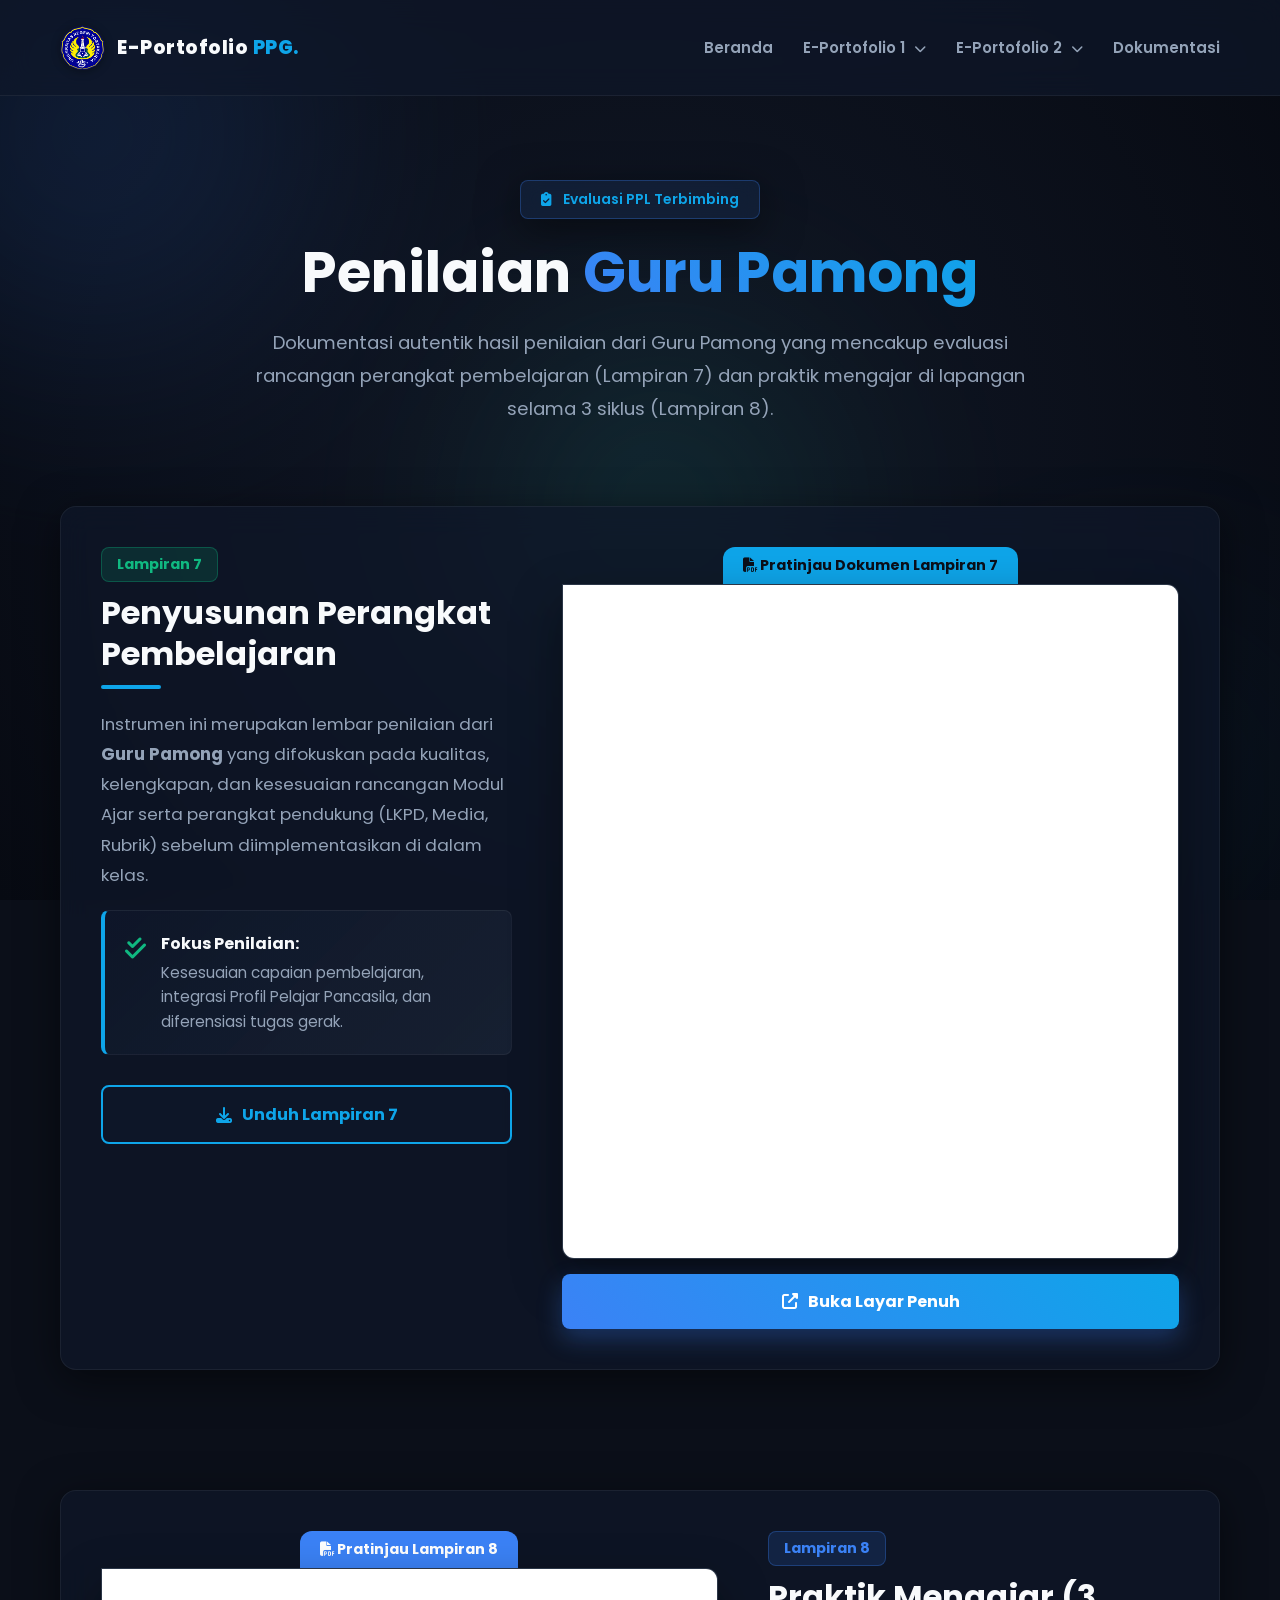
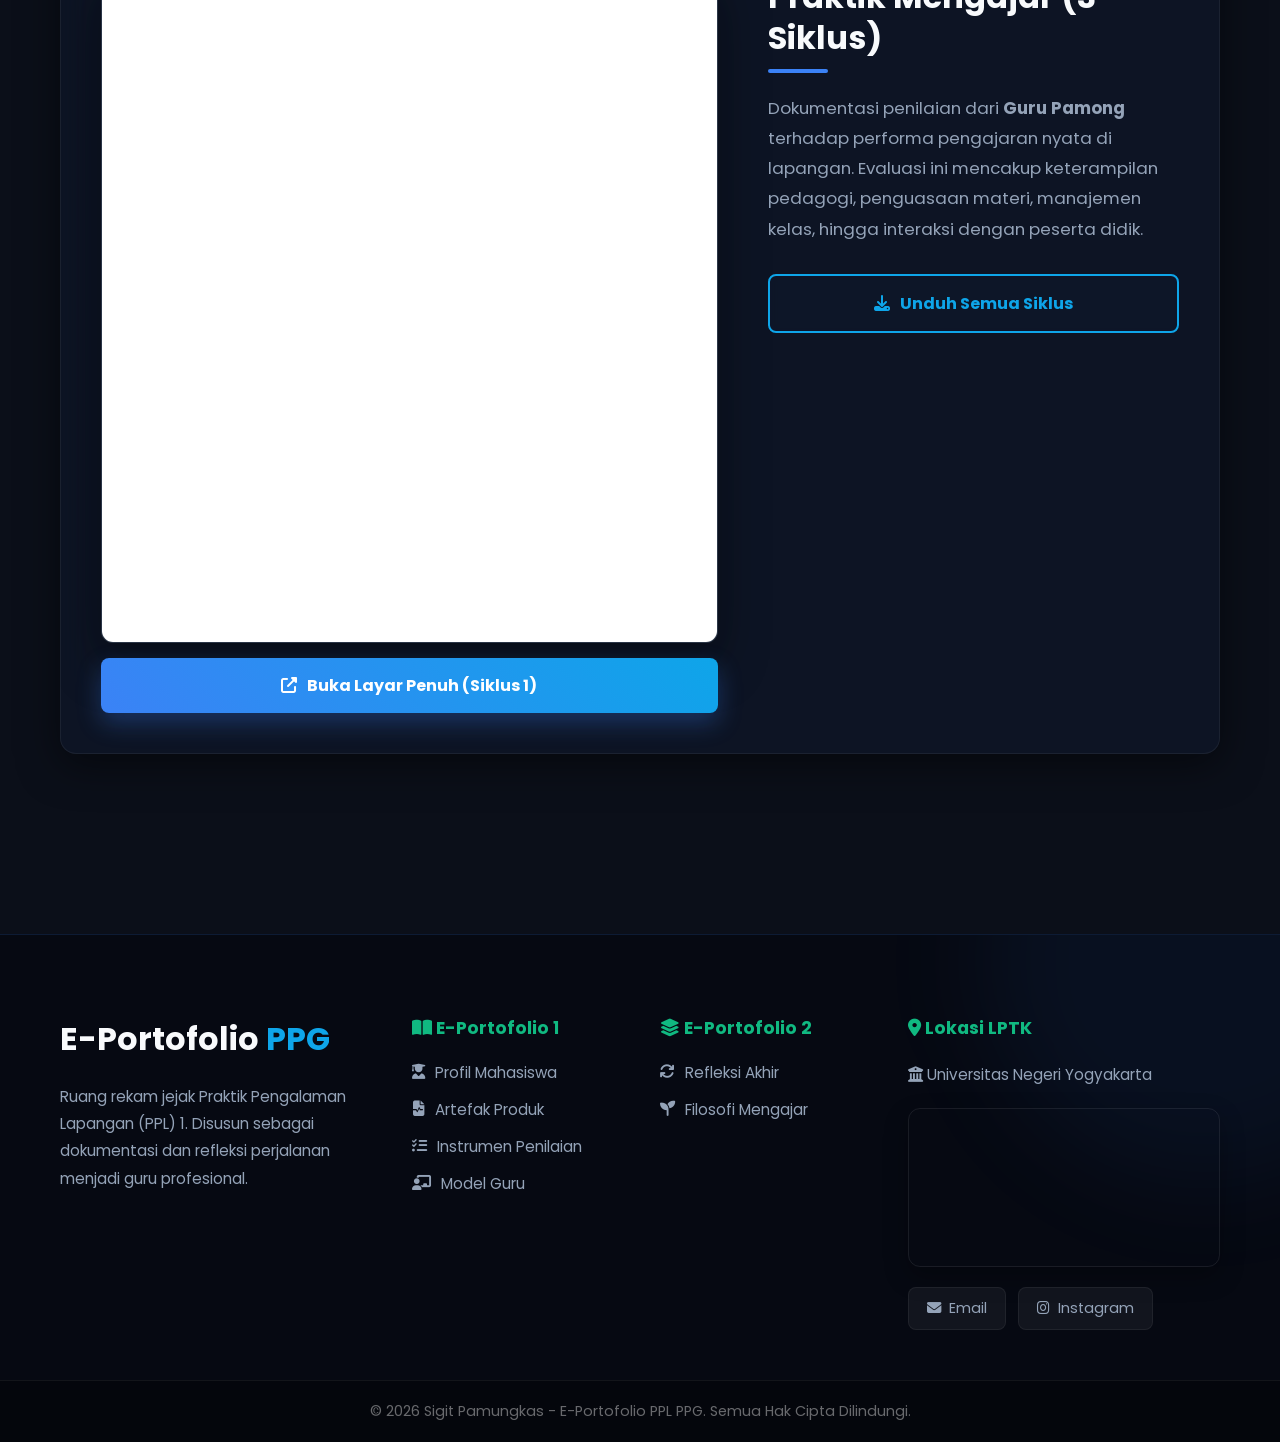
<file: penilaian.html>
<!doctype html>
<html lang="id">
  <head>
    <meta charset="UTF-8" />
    <meta name="viewport" content="width=device-width, initial-scale=1.0" />
    <title>Penilaian GP| E-Portofolio PPG Calon Guru</title>
    <link href="https://fonts.googleapis.com/css2?family=Poppins:wght@300;400;500;600;700;800;900&display=swap" rel="stylesheet" />
    <link rel="stylesheet" href="CSS/penilaian.css" />
    <link rel="stylesheet" href="https://cdnjs.cloudflare.com/ajax/libs/font-awesome/6.4.0/css/all.min.css" />
    <link rel="shortcut icon" href="logo.png" type="image/x-icon" />
  </head>
  <body>
    <div class="mesh-bg">
      <div class="mesh-blob blob-pink"></div>
      <div class="mesh-blob blob-navy"></div>
      <div class="mesh-blob blob-coral"></div>
    </div>

    <header class="navbar" id="navbar">
      <div class="container nav-container">
        <div class="nav-left">
          <img src="logo.png" alt="Logo Universitas" class="univ-logo-img" />
          <span class="brand-name">E-Portofolio <span class="highlight">PPG.</span></span>
        </div>

        <div class="hamburger" id="hamburger"><span></span><span></span><span></span></div>

        <nav class="nav-right" id="nav-menu">
          <a href="index.html" class="nav-link">Beranda</a>

          <div class="dropdown">
            <button class="nav-link dropbtn">E-Portofolio 1 <i class="fa-solid fa-chevron-down chevron"></i></button>
            <div class="dropdown-content">
              <a href="profile.html"><i class="fa-solid fa-user-graduate"></i> Profil Mahasiswa</a>
              <a href="artefak.html"><i class="fa-solid fa-file-waveform"></i> Artefak Produk</a>
              <a href="penilaian.html"><i class="fa-solid fa-list-check"></i> Penilaian GP</a>
              <a href="modelguru.html"><i class="fa-solid fa-bullseye"></i> Model Guru</a>
            </div>
          </div>

          <div class="dropdown">
            <button class="nav-link dropbtn">E-Portofolio 2 <i class="fa-solid fa-chevron-down chevron"></i></button>
            <div class="dropdown-content">
              <a href="refleksi.html"><i class="fa-solid fa-arrows-rotate"></i> Refleksi Akhir</a>
              <a href="filosofi.html"><i class="fa-solid fa-seedling"></i> Filosofi Mengajar</a>
            </div>
          </div>

          <a href="dokumentasi.html" class="nav-link">Dokumentasi</a>
        </nav>
      </div>
    </header>

    <main class="instrumen-main">
      <section class="hero-instrumen">
        <div class="container text-center">
          <div class="badge-tech fade-in-up" style="animation-delay: 0.1s"><i class="fa-solid fa-clipboard-check"></i> Evaluasi PPL Terbimbing</div>
          <h1 class="hero-title fade-in-up" style="animation-delay: 0.3s">Penilaian <span class="text-gradient">Guru Pamong</span></h1>
          <p class="hero-desc fade-in-up" style="animation-delay: 0.5s">
            Dokumentasi autentik hasil penilaian dari Guru Pamong yang mencakup evaluasi rancangan perangkat pembelajaran (Lampiran 7) dan praktik mengajar di lapangan selama 3 siklus (Lampiran 8).
          </p>
        </div>
      </section>

      <section class="showcase-section reveal">
        <div class="container">
          <div class="showcase-grid">
            <div class="info-panel">
              <div class="panel-header">
                <div class="badge-accent">Lampiran 7</div>
                <h3>Penyusunan Perangkat Pembelajaran</h3>
                <div class="title-line"></div>
              </div>
              <p class="panel-desc">
                Instrumen ini merupakan lembar penilaian dari
                <strong>Guru Pamong</strong> yang difokuskan pada kualitas, kelengkapan, dan kesesuaian rancangan Modul Ajar serta perangkat pendukung (LKPD, Media, Rubrik) sebelum diimplementasikan di dalam kelas.
              </p>

              <div class="highlight-box">
                <i class="fa-solid fa-check-double"></i>
                <div>
                  <h4>Fokus Penilaian:</h4>
                  <p>Kesesuaian capaian pembelajaran, integrasi Profil Pelajar Pancasila, dan diferensiasi tugas gerak.</p>
                </div>
              </div>

              <div class="action-box">
                <a href="Dokumen/Lampiran 7 Sigit Pamungkas.pdf" download="Lampiran7_Perangkat.pdf" class="btn-outline-sport btn-full"> <i class="fa-solid fa-download"></i> Unduh Lampiran 7 </a>
              </div>
            </div>

            <div class="pdf-panel">
              <div class="pdf-header text-center">
                <div class="doc-badge"><i class="fa-solid fa-file-pdf"></i> Pratinjau Dokumen Lampiran 7</div>
              </div>
              <div class="pdf-wrapper">
                <iframe src="Dokumen/Lampiran 7 Sigit Pamungkas.pdf" title="Lampiran 7" loading="lazy"></iframe>
              </div>
              <a href="Dokumen/Lampiran 7 Sigit Pamungkas.pdf" target="_blank" class="btn-glow btn-full" style="margin-top: 15px"> <i class="fa-solid fa-up-right-from-square"></i> Buka Layar Penuh </a>
            </div>
          </div>
        </div>
      </section>

      <section class="showcase-section reveal" style="padding-top: 40px">
        <div class="container">
          <div class="showcase-grid reverse">
            <div class="info-panel">
              <div class="panel-header">
                <div class="badge-navy">Lampiran 8</div>
                <h3>Praktik Mengajar (3 Siklus)</h3>
                <div class="title-line-navy"></div>
              </div>
              <p class="panel-desc">
                Dokumentasi penilaian dari <strong>Guru Pamong</strong> terhadap performa pengajaran nyata di lapangan. Evaluasi ini mencakup keterampilan pedagogi, penguasaan materi, manajemen kelas, hingga interaksi dengan peserta didik.
              </p>

              <!-- <div class="cycle-tabs-wrapper">
                <h4 class="tab-instruction">Pilih Siklus untuk melihat penilaian:</h4>
                <div class="cycle-tabs">
                  <button class="cycle-btn active" onclick="switchCycle(event, 'siklus-1')"><i class="fa-solid fa-1"></i> Siklus 1</button>
                  <button class="cycle-btn" onclick="switchCycle(event, 'siklus-2')"><i class="fa-solid fa-2"></i> Siklus 2</button>
                  <button class="cycle-btn" onclick="switchCycle(event, 'siklus-3')"><i class="fa-solid fa-3"></i> Siklus 3</button>
                </div>
              </div> -->

              <div class="action-box">
                <a href="Dokumen/Lampiran 8 Sigit Pamungkas.pdf" download="Lampiran8_PraktikMengajar.pdf" class="btn-outline-sport btn-full"> <i class="fa-solid fa-download"></i> Unduh Semua Siklus </a>
              </div>
            </div>

            <div class="pdf-panel">
              <div class="pdf-header text-center">
                <div class="doc-badge badge-navy-bg"><i class="fa-solid fa-file-pdf"></i> Pratinjau Lampiran 8</div>
              </div>

              <div id="siklus-1" class="pdf-content-cycle active">
                <div class="pdf-wrapper">
                  <iframe src="Dokumen/Lampiran 8 Sigit Pamungkas.pdf" title="Lampiran 8 Siklus 1" loading="lazy"></iframe>
                </div>
                <a href="Dokumen/Lampiran 8 Sigit Pamungkas.pdf" target="_blank" class="btn-glow btn-full" style="margin-top: 15px"> <i class="fa-solid fa-up-right-from-square"></i> Buka Layar Penuh (Siklus 1) </a>
              </div>

              <div id="siklus-2" class="pdf-content-cycle">
                <div class="pdf-wrapper">
                  <iframe src="Lampiran8_Siklus2.pdf" title="Lampiran 8 Siklus 2" loading="lazy"></iframe>
                </div>
                <a href="Lampiran8_Siklus2.pdf" target="_blank" class="btn-glow btn-full" style="margin-top: 15px"> <i class="fa-solid fa-up-right-from-square"></i> Buka Layar Penuh (Siklus 2) </a>
              </div>

              <div id="siklus-3" class="pdf-content-cycle">
                <div class="pdf-wrapper">
                  <iframe src="Lampiran8_Siklus3.pdf" title="Lampiran 8 Siklus 3" loading="lazy"></iframe>
                </div>
                <a href="Lampiran8_Siklus3.pdf" target="_blank" class="btn-glow btn-full" style="margin-top: 15px"> <i class="fa-solid fa-up-right-from-square"></i> Buka Layar Penuh (Siklus 3) </a>
              </div>
            </div>
          </div>
        </div>
      </section>
    </main>

    <footer class="site-footer">
      <div class="container footer-container">
        <!-- BRAND -->
        <div class="footer-col brand-col">
          <h3>E-Portofolio<span> PPG</span></h3>
          <p>Ruang rekam jejak Praktik Pengalaman Lapangan (PPL) 1. Disusun sebagai dokumentasi dan refleksi perjalanan menjadi guru profesional.</p>
        </div>

        <!-- PORTOFOLIO 1 -->
        <div class="footer-col links-col">
          <h4><i class="fa-solid fa-book-open"></i> E-Portofolio 1</h4>
          <ul>
            <li>
              <a href="profile.html"><i class="fa-solid fa-user-graduate"></i> Profil Mahasiswa</a>
            </li>
            <li>
              <a href="artefak.html"><i class="fa-solid fa-file-waveform"></i> Artefak Produk</a>
            </li>
            <li>
              <a href="penilaian.html"><i class="fa-solid fa-list-check"></i> Instrumen Penilaian</a>
            </li>
            <li>
              <a href="modelguru.html"><i class="fa-solid fa-chalkboard-user"></i> Model Guru</a>
            </li>
          </ul>
        </div>

        <!-- PORTOFOLIO 2 -->
        <div class="footer-col links-col">
          <h4><i class="fa-solid fa-layer-group"></i> E-Portofolio 2</h4>
          <ul>
            <li>
              <a href="refleksi.html"><i class="fa-solid fa-arrows-rotate"></i> Refleksi Akhir</a>
            </li>
            <li>
              <a href="filosofi.html"><i class="fa-solid fa-seedling"></i> Filosofi Mengajar</a>
            </li>
          </ul>
        </div>

        <!-- KONTAK -->
        <div class="footer-col contact-col">
          <h4><i class="fa-solid fa-location-dot"></i> Lokasi LPTK</h4>
          <p><i class="fa-solid fa-building-columns"></i> Universitas Negeri Yogyakarta</p>
          <div class="map-container">
            <iframe src="https://maps.google.com/maps?q=Universitas%20Negeri%20Yogyakarta&t=&z=15&ie=UTF8&iwloc=&output=embed" width="100%" height="150" style="border: 0" allowfullscreen="" loading="lazy"></iframe>
          </div>
          <div class="social-links">
            <a href="mailto:sigitpmngks77@gmail.com"><i class="fa-solid fa-envelope"></i> Email</a>
            <a href="https://www.instagram.com/sigitps_7/" target="_blank"><i class="fa-brands fa-instagram"></i> Instagram</a>
          </div>
        </div>
      </div>

      <!-- COPYRIGHT -->
      <div class="footer-bottom">
        <div class="container">
          <p>© 2026 Sigit Pamungkas - E-Portofolio PPL PPG. Semua Hak Cipta Dilindungi.</p>
        </div>
      </div>
    </footer>

    <script>
      // Fungsi Tab Interaktif untuk Siklus Lampiran 8
      function switchCycle(evt, cycleName) {
        var i, tabcontent, tablinks;

        // Sembunyikan semua iframe pdf cycle
        tabcontent = document.getElementsByClassName("pdf-content-cycle");
        for (i = 0; i < tabcontent.length; i++) {
          tabcontent[i].style.display = "none";
          tabcontent[i].classList.remove("active");
        }

        // Hapus status aktif dari semua tombol
        tablinks = document.getElementsByClassName("cycle-btn");
        for (i = 0; i < tablinks.length; i++) {
          tablinks[i].classList.remove("active");
        }

        // Tampilkan tab target
        document.getElementById(cycleName).style.display = "block";
        setTimeout(() => document.getElementById(cycleName).classList.add("active"), 10);
        evt.currentTarget.classList.add("active");
      }

      // Pastikan siklus 1 tampil saat dimuat
      document.getElementById("siklus-1").style.display = "block";

      // Navbar scroll effect
      const navbar = document.getElementById("navbar");
      window.addEventListener("scroll", () => {
        if (window.scrollY > 50) navbar.classList.add("scrolled");
        else navbar.classList.remove("scrolled");
      });

      // Mobile Menu Hamburger
      const hamburger = document.getElementById("hamburger");
      const navMenu = document.getElementById("nav-menu");
      hamburger.addEventListener("click", () => {
        navMenu.classList.toggle("active");
        hamburger.classList.toggle("active");
      });

      // Mobile Dropdown Logic
      const dropdownBtns = document.querySelectorAll(".dropbtn");
      dropdownBtns.forEach((btn) => {
        btn.addEventListener("click", (e) => {
          if (window.innerWidth <= 900) {
            e.preventDefault();
            const content = btn.nextElementSibling;
            const chevron = btn.querySelector(".chevron");

            document.querySelectorAll(".dropdown-content").forEach((c) => {
              if (c !== content) c.classList.remove("show");
            });
            document.querySelectorAll(".chevron").forEach((c) => {
              if (c !== chevron) c.style.transform = "rotate(0deg)";
            });

            content.classList.toggle("show");
            if (content.classList.contains("show")) chevron.style.transform = "rotate(180deg)";
            else chevron.style.transform = "rotate(0deg)";
          }
        });
      });

      // Scroll Reveal Animation
      function reveal() {
        var reveals = document.querySelectorAll(".reveal, .fade-in-up");
        for (var i = 0; i < reveals.length; i++) {
          var windowHeight = window.innerHeight;
          var elementTop = reveals[i].getBoundingClientRect().top;
          var elementVisible = 80;
          if (elementTop < windowHeight - elementVisible) reveals[i].classList.add("active");
        }
      }
      window.addEventListener("scroll", reveal);
      reveal();
    </script>
  </body>
</html>
</file>
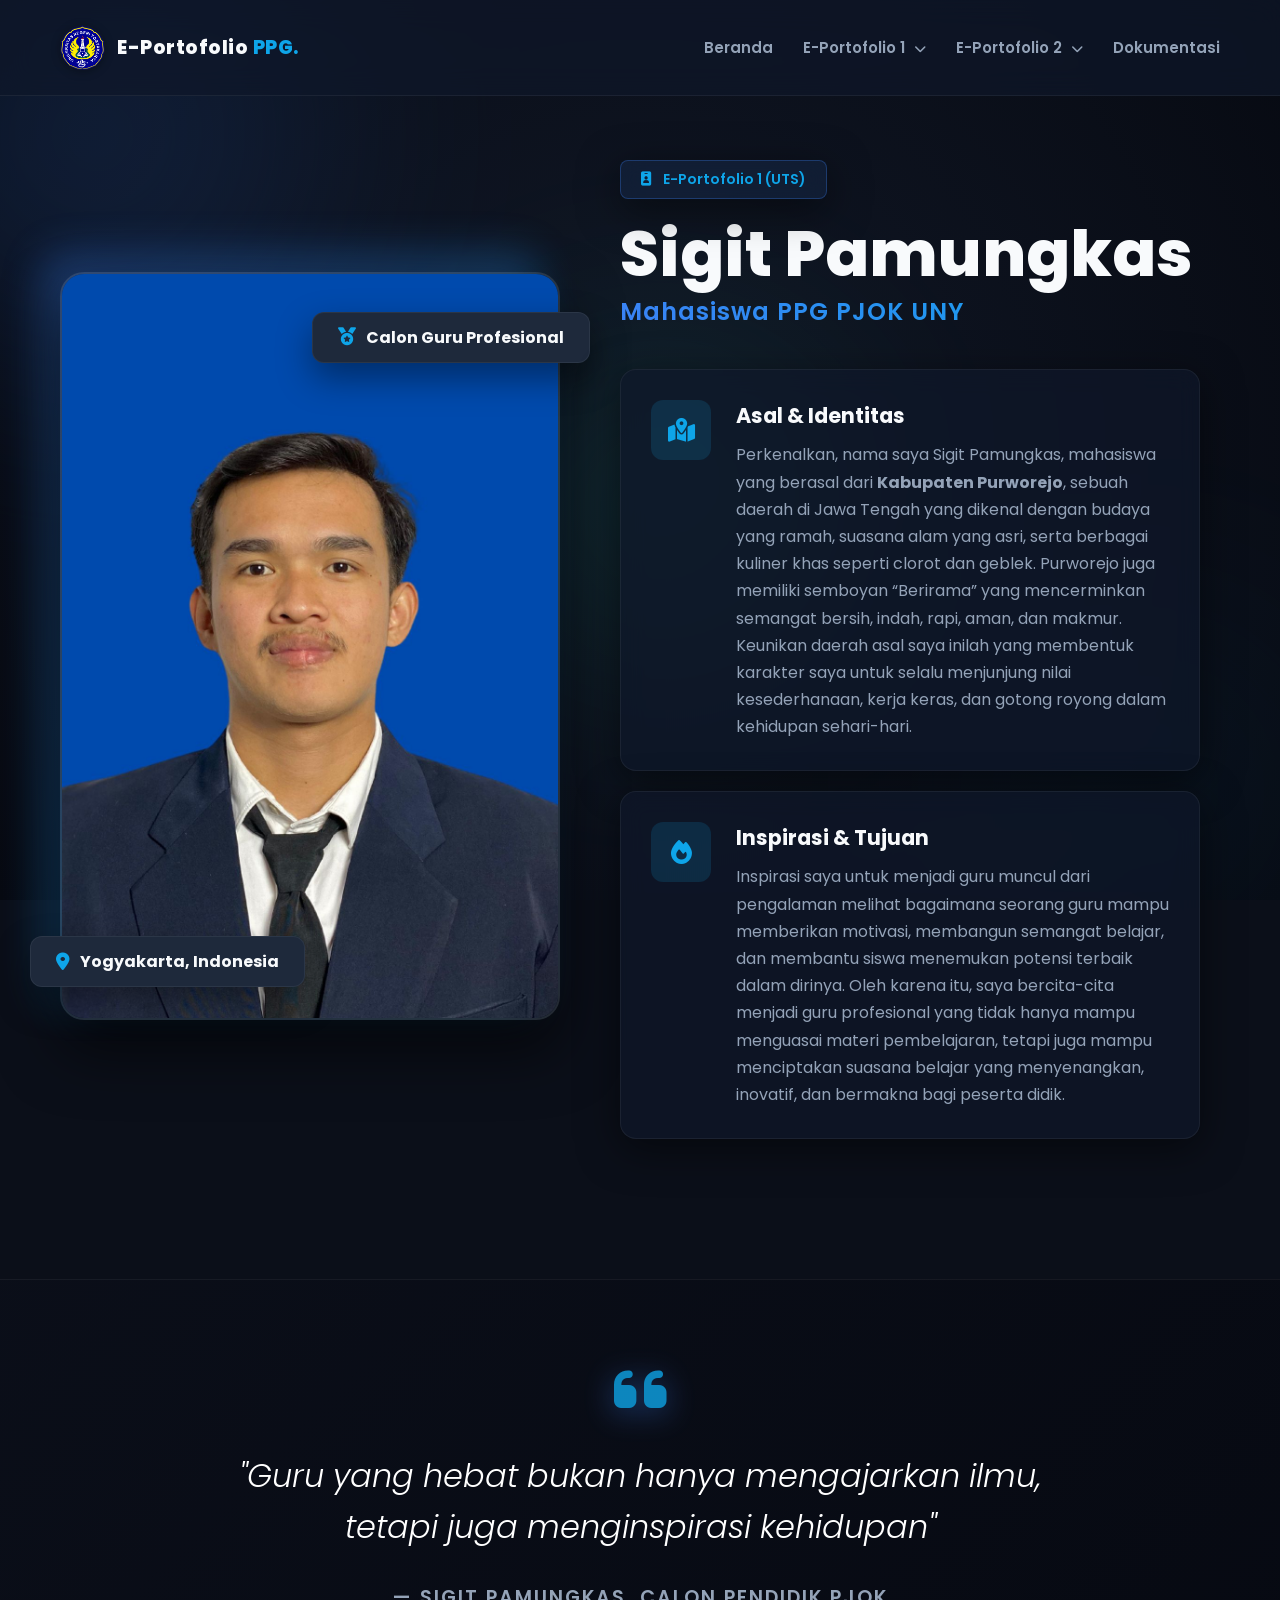
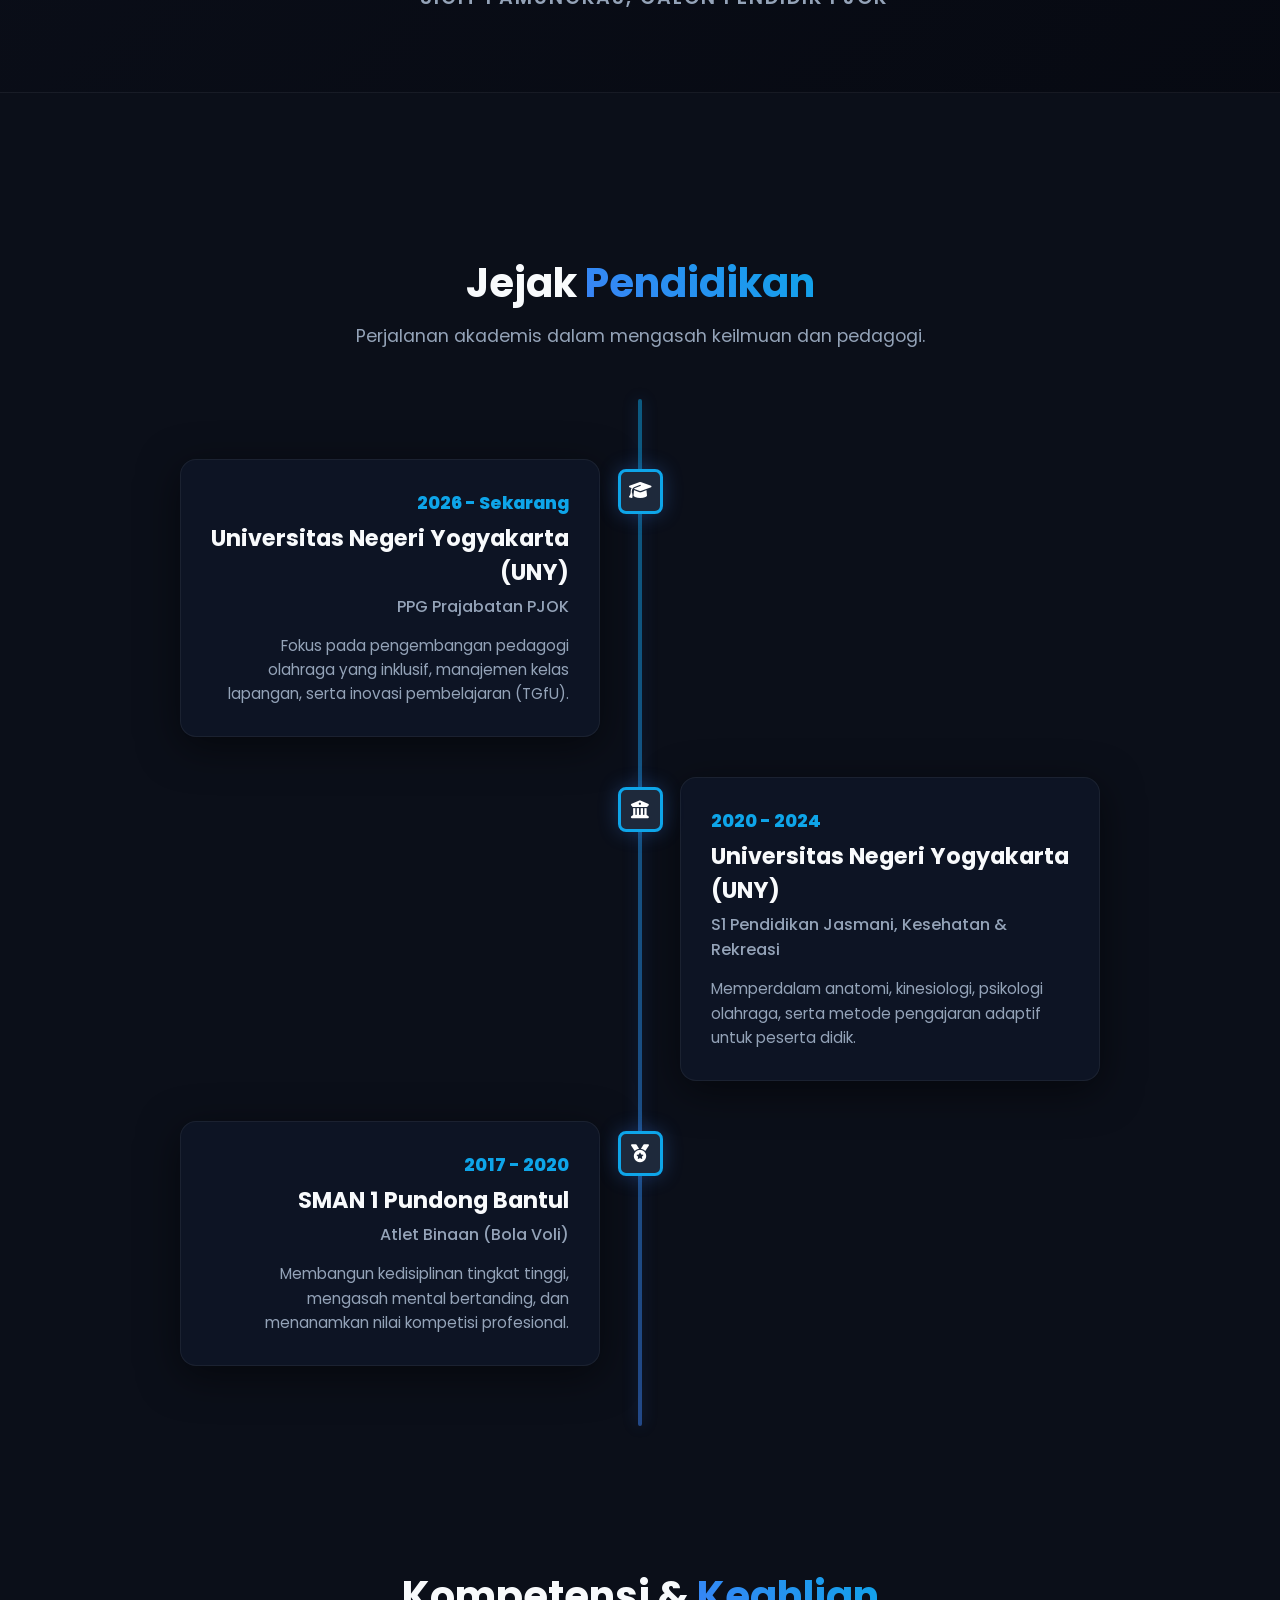
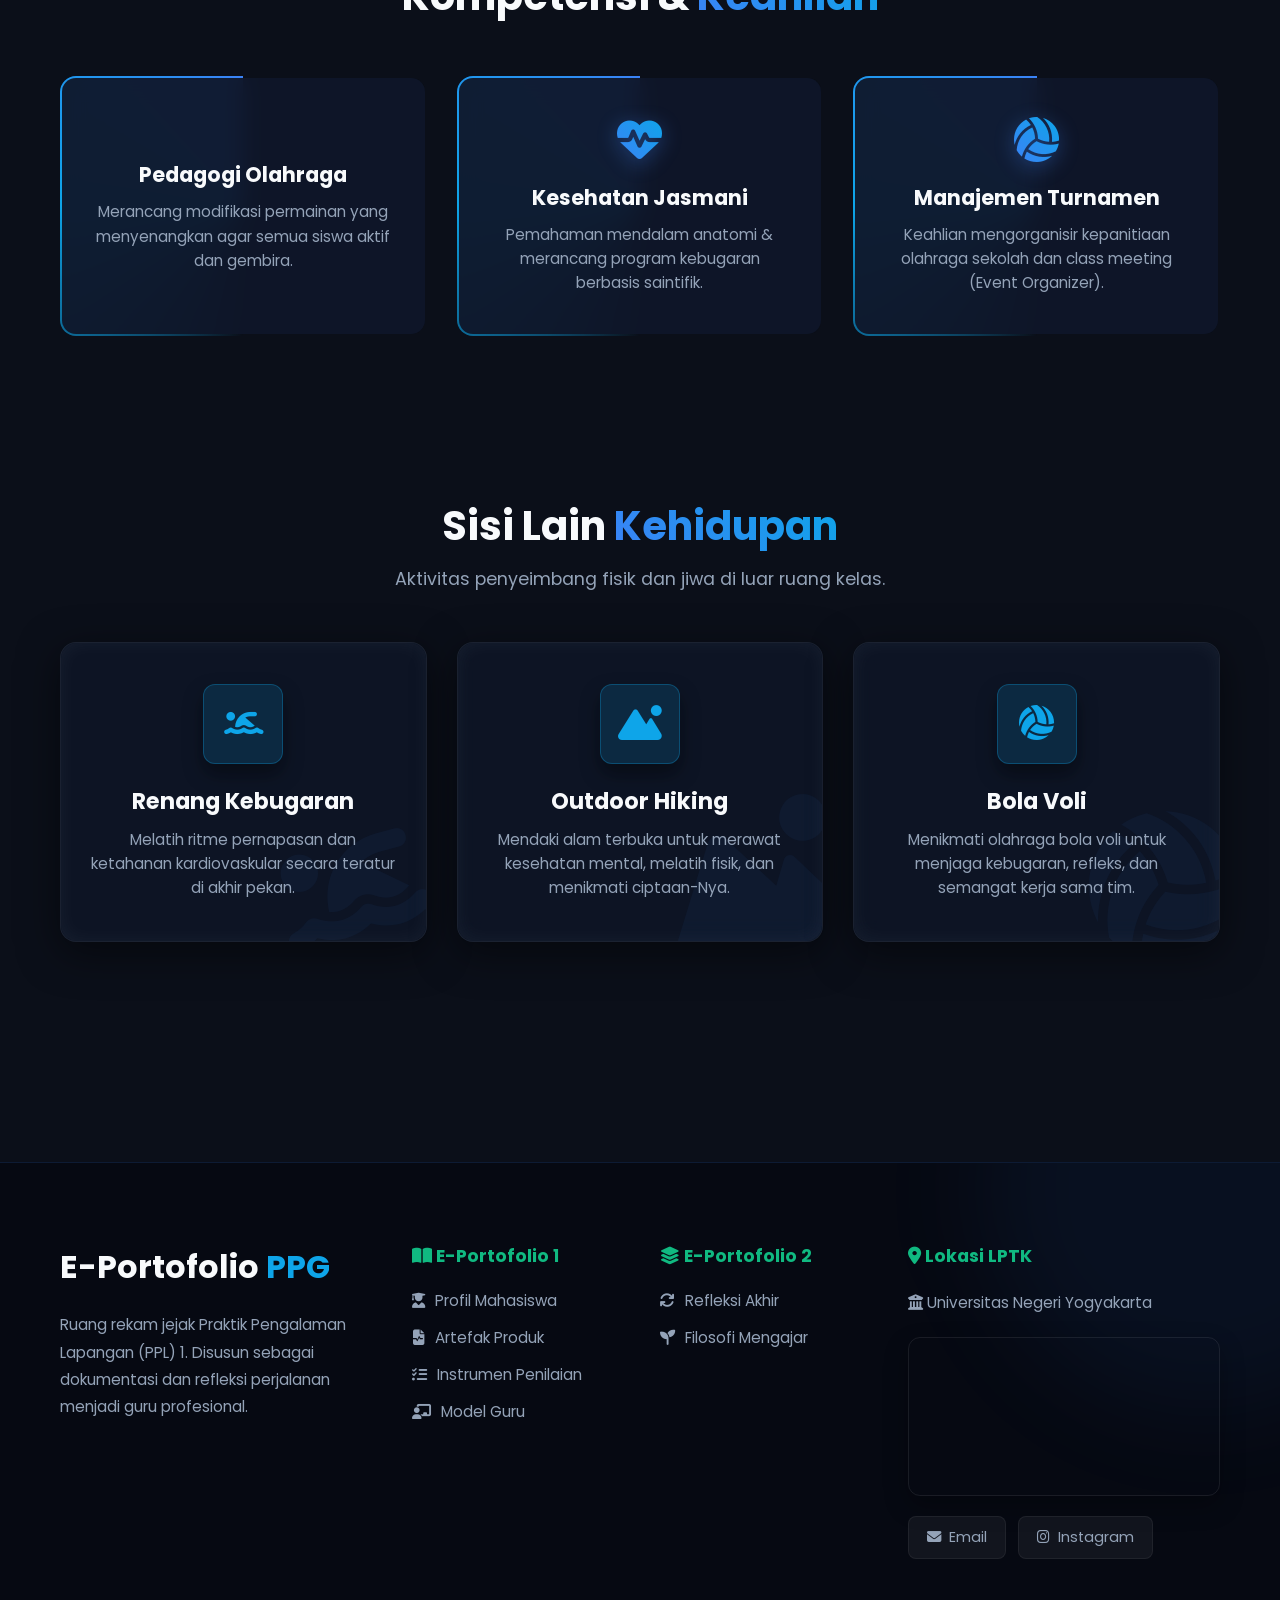
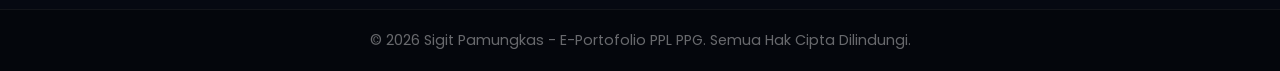
<file: profile.html>
<!doctype html>
<html lang="id">
  <head>
    <meta charset="UTF-8" />
    <meta name="viewport" content="width=device-width, initial-scale=1.0" />
    <title>Profil Mahasiswa | E-Portofolio PPG Calon Guru</title>
    <link href="https://fonts.googleapis.com/css2?family=Poppins:wght@300;400;500;600;700;800;900&display=swap" rel="stylesheet" />
    <link rel="stylesheet" href="CSS/profile.css" />
    <link rel="stylesheet" href="https://cdnjs.cloudflare.com/ajax/libs/font-awesome/6.4.0/css/all.min.css" />
    <link rel="shortcut icon" href="logo.png" type="image/x-icon" />
  </head>
  <body>
    <div class="mesh-bg">
      <div class="mesh-blob blob-pink"></div>
      <div class="mesh-blob blob-navy"></div>
      <div class="mesh-blob blob-coral"></div>
    </div>

    <header class="navbar" id="navbar">
      <div class="container nav-container">
        <div class="nav-left">
          <img src="logo.png" alt="Logo Universitas" class="univ-logo-img" />
          <span class="brand-name">E-Portofolio <span class="highlight">PPG.</span></span>
        </div>

        <div class="hamburger" id="hamburger"><span></span><span></span><span></span></div>

        <nav class="nav-right" id="nav-menu">
          <a href="index.html" class="nav-link">Beranda</a>

          <div class="dropdown">
            <button class="nav-link dropbtn">E-Portofolio 1 <i class="fa-solid fa-chevron-down chevron"></i></button>
            <div class="dropdown-content">
              <a href="profile.html"><i class="fa-solid fa-user-graduate"></i> Profil Mahasiswa</a>
              <a href="artefak.html"><i class="fa-solid fa-file-waveform"></i> Artefak Produk</a>
              <a href="penilaian.html"><i class="fa-solid fa-list-check"></i> Penilaian GP</a>
              <a href="modelguru.html"><i class="fa-solid fa-bullseye"></i> Model Guru</a>
            </div>
          </div>

          <div class="dropdown">
            <button class="nav-link dropbtn">E-Portofolio 2 <i class="fa-solid fa-chevron-down chevron"></i></button>
            <div class="dropdown-content">
              <a href="refleksi.html"><i class="fa-solid fa-arrows-rotate"></i> Refleksi Akhir</a>
              <a href="filosofi.html"><i class="fa-solid fa-seedling"></i> Filosofi Mengajar</a>
            </div>
          </div>

          <a href="dokumentasi.html" class="nav-link">Dokumentasi</a>
        </nav>
      </div>
    </header>

    <main class="profile-main">
      <section class="editorial-profile">
        <div class="container">
          <div class="editorial-grid">
            <div class="editorial-visual reveal">
              <div class="visual-backdrop"></div>
              <img src="IMG/foto profil.jpeg" alt="Foto Sigti Pamungkas" class="editorial-img" />

              <div class="floating-badge badge-lokasi"><i class="fa-solid fa-location-dot"></i> Yogyakarta, Indonesia</div>
              <div class="floating-badge badge-status"><i class="fa-solid fa-medal"></i> Calon Guru Profesional</div>
            </div>

            <div class="editorial-content reveal">
              <div class="badge-tech"><i class="fa-solid fa-id-badge"></i> E-Portofolio 1 (UTS)</div>

              <h1 class="editorial-name">Sigit Pamungkas</h1>
              <h2 class="editorial-subtitle text-gradient">Mahasiswa PPG PJOK UNY</h2>

              <div class="story-cards">
                <div class="story-card hover-glow">
                  <div class="story-icon">
                    <i class="fa-solid fa-map-location-dot"></i>
                  </div>
                  <div class="story-text">
                    <h3>Asal & Identitas</h3>
                    <p>
                      Perkenalkan, nama saya Sigit Pamungkas, mahasiswa yang berasal dari <strong>Kabupaten Purworejo</strong>, sebuah daerah di Jawa Tengah yang dikenal dengan budaya yang ramah, suasana alam yang asri, serta berbagai
                      kuliner khas seperti clorot dan geblek. Purworejo juga memiliki semboyan “Berirama” yang mencerminkan semangat bersih, indah, rapi, aman, dan makmur. Keunikan daerah asal saya inilah yang membentuk karakter saya untuk
                      selalu menjunjung nilai kesederhanaan, kerja keras, dan gotong royong dalam kehidupan sehari-hari.
                    </p>
                  </div>
                </div>

                <div class="story-card hover-glow" style="transition-delay: 0.1s">
                  <div class="story-icon"><i class="fa-solid fa-fire"></i></div>
                  <div class="story-text">
                    <h3>Inspirasi & Tujuan</h3>
                    <p>
                      Inspirasi saya untuk menjadi guru muncul dari pengalaman melihat bagaimana seorang guru mampu memberikan motivasi, membangun semangat belajar, dan membantu siswa menemukan potensi terbaik dalam dirinya. Oleh karena
                      itu, saya bercita-cita menjadi guru profesional yang tidak hanya mampu menguasai materi pembelajaran, tetapi juga mampu menciptakan suasana belajar yang menyenangkan, inovatif, dan bermakna bagi peserta didik.
                    </p>
                  </div>
                </div>
              </div>
            </div>
          </div>
        </div>
      </section>

      <section class="quote-banner reveal">
        <div class="container quote-container">
          <i class="fa-solid fa-quote-left massive-quote-icon"></i>
          <blockquote class="profile-quote">"Guru yang hebat bukan hanya mengajarkan ilmu, tetapi juga menginspirasi kehidupan"</blockquote>
          <div class="quote-author">— Sigit Pamungkas, Calon Pendidik PJOK</div>
        </div>
      </section>

      <section class="timeline-section reveal">
        <div class="container">
          <div class="section-title-modern text-center">
            <h2>Jejak <span class="text-gradient">Pendidikan</span></h2>
            <p>Perjalanan akademis dalam mengasah keilmuan dan pedagogi.</p>
          </div>

          <div class="timeline-container">
            <div class="timeline-glowing-line"></div>

            <div class="timeline-item left reveal">
              <div class="timeline-dot">
                <i class="fa-solid fa-graduation-cap"></i>
              </div>
              <div class="timeline-content">
                <div class="timeline-year">2026 - Sekarang</div>
                <h3>Universitas Negeri Yogyakarta (UNY)</h3>
                <h4>PPG Prajabatan PJOK</h4>
                <p>Fokus pada pengembangan pedagogi olahraga yang inklusif, manajemen kelas lapangan, serta inovasi pembelajaran (TGfU).</p>
              </div>
            </div>

            <div class="timeline-item right reveal">
              <div class="timeline-dot">
                <i class="fa-solid fa-building-columns"></i>
              </div>
              <div class="timeline-content">
                <div class="timeline-year">2020 - 2024</div>
                <h3>Universitas Negeri Yogyakarta (UNY)</h3>
                <h4>S1 Pendidikan Jasmani, Kesehatan & Rekreasi</h4>
                <p>Memperdalam anatomi, kinesiologi, psikologi olahraga, serta metode pengajaran adaptif untuk peserta didik.</p>
              </div>
            </div>

            <div class="timeline-item left reveal">
              <div class="timeline-dot"><i class="fa-solid fa-medal"></i></div>
              <div class="timeline-content">
                <div class="timeline-year">2017 - 2020</div>
                <h3>SMAN 1 Pundong Bantul</h3>
                <h4>Atlet Binaan (Bola Voli)</h4>
                <p>Membangun kedisiplinan tingkat tinggi, mengasah mental bertanding, dan menanamkan nilai kompetisi profesional.</p>
              </div>
            </div>
          </div>
        </div>
      </section>

      <section class="skills-section reveal">
        <div class="container">
          <div class="section-title-modern text-center">
            <h2>Kompetensi & <span class="text-gradient">Keahlian</span></h2>
          </div>

          <div class="skills-grid">
            <div class="magic-card reveal">
              <div class="magic-border"></div>
              <div class="magic-content">
                <i class="fa-solid fa-whistle icon-neon"></i>
                <h3>Pedagogi Olahraga</h3>
                <p>Merancang modifikasi permainan yang menyenangkan agar semua siswa aktif dan gembira.</p>
              </div>
            </div>

            <div class="magic-card reveal" style="transition-delay: 0.1s">
              <div class="magic-border"></div>
              <div class="magic-content">
                <i class="fa-solid fa-heart-pulse icon-neon"></i>
                <h3>Kesehatan Jasmani</h3>
                <p>Pemahaman mendalam anatomi & merancang program kebugaran berbasis saintifik.</p>
              </div>
            </div>

            <div class="magic-card reveal" style="transition-delay: 0.2s">
              <div class="magic-border"></div>
              <div class="magic-content">
                <i class="fa-solid fa-volleyball icon-neon"></i>
                <h3>Manajemen Turnamen</h3>
                <p>Keahlian mengorganisir kepanitiaan olahraga sekolah dan class meeting (Event Organizer).</p>
              </div>
            </div>
          </div>
        </div>
      </section>

      <section class="hobbies-section reveal">
        <div class="container">
          <div class="section-title-modern text-center">
            <h2>Sisi Lain <span class="text-gradient">Kehidupan</span></h2>
            <p>Aktivitas penyeimbang fisik dan jiwa di luar ruang kelas.</p>
          </div>

          <div class="hobbies-3d-grid">
            <div class="hobby-card-3d">
              <div class="hobby-card-inner">
                <i class="fa-solid fa-person-swimming watermark-bg"></i>
                <div class="hobby-icon-circle">
                  <i class="fa-solid fa-person-swimming"></i>
                </div>
                <h3>Renang Kebugaran</h3>
                <p>Melatih ritme pernapasan dan ketahanan kardiovaskular secara teratur di akhir pekan.</p>
              </div>
            </div>

            <div class="hobby-card-3d">
              <div class="hobby-card-inner">
                <i class="fa-solid fa-mountain-sun watermark-bg"></i>
                <div class="hobby-icon-circle">
                  <i class="fa-solid fa-mountain-sun"></i>
                </div>
                <h3>Outdoor Hiking</h3>
                <p>Mendaki alam terbuka untuk merawat kesehatan mental, melatih fisik, dan menikmati ciptaan-Nya.</p>
              </div>
            </div>

            <div class="hobby-card-3d">
              <div class="hobby-card-inner">
                <i class="fa-solid fa-volleyball watermark-bg"></i>
                <div class="hobby-icon-circle">
                  <i class="fa-solid fa-volleyball"></i>
                </div>
                <h3>Bola Voli</h3>
                <p>Menikmati olahraga bola voli untuk menjaga kebugaran, refleks, dan semangat kerja sama tim.</p>
              </div>
            </div>
          </div>
        </div>
      </section>
    </main>

    <footer class="site-footer">
      <div class="container footer-container">
        <!-- BRAND -->
        <div class="footer-col brand-col">
          <h3>E-Portofolio<span> PPG</span></h3>
          <p>Ruang rekam jejak Praktik Pengalaman Lapangan (PPL) 1. Disusun sebagai dokumentasi dan refleksi perjalanan menjadi guru profesional.</p>
        </div>

        <!-- PORTOFOLIO 1 -->
        <div class="footer-col links-col">
          <h4><i class="fa-solid fa-book-open"></i> E-Portofolio 1</h4>
          <ul>
            <li>
              <a href="profile.html"><i class="fa-solid fa-user-graduate"></i> Profil Mahasiswa</a>
            </li>
            <li>
              <a href="artefak.html"><i class="fa-solid fa-file-waveform"></i> Artefak Produk</a>
            </li>
            <li>
              <a href="penilaian.html"><i class="fa-solid fa-list-check"></i> Instrumen Penilaian</a>
            </li>
            <li>
              <a href="modelguru.html"><i class="fa-solid fa-chalkboard-user"></i> Model Guru</a>
            </li>
          </ul>
        </div>

        <!-- PORTOFOLIO 2 -->
        <div class="footer-col links-col">
          <h4><i class="fa-solid fa-layer-group"></i> E-Portofolio 2</h4>
          <ul>
            <li>
              <a href="refleksi.html"><i class="fa-solid fa-arrows-rotate"></i> Refleksi Akhir</a>
            </li>
            <li>
              <a href="filosofi.html"><i class="fa-solid fa-seedling"></i> Filosofi Mengajar</a>
            </li>
          </ul>
        </div>

        <!-- KONTAK -->
        <div class="footer-col contact-col">
          <h4><i class="fa-solid fa-location-dot"></i> Lokasi LPTK</h4>
          <p><i class="fa-solid fa-building-columns"></i> Universitas Negeri Yogyakarta</p>
          <div class="map-container">
            <iframe src="https://maps.google.com/maps?q=Universitas%20Negeri%20Yogyakarta&t=&z=15&ie=UTF8&iwloc=&output=embed" width="100%" height="150" style="border: 0" allowfullscreen="" loading="lazy"></iframe>
          </div>
          <div class="social-links">
            <a href="mailto:sigitpmngks77@gmail.com"><i class="fa-solid fa-envelope"></i> Email</a>
            <a href="https://www.instagram.com/sigitps_7/" target="_blank"><i class="fa-brands fa-instagram"></i> Instagram</a>
          </div>
        </div>
      </div>

      <!-- COPYRIGHT -->
      <div class="footer-bottom">
        <div class="container">
          <p>© 2026 Sigit Pamungkas - E-Portofolio PPL PPG. Semua Hak Cipta Dilindungi.</p>
        </div>
      </div>
    </footer>

    <script>
      // Navbar scroll effect
      const navbar = document.getElementById("navbar");
      window.addEventListener("scroll", () => {
        if (window.scrollY > 50) navbar.classList.add("scrolled");
        else navbar.classList.remove("scrolled");
      });

      // Mobile Menu Hamburger
      const hamburger = document.getElementById("hamburger");
      const navMenu = document.getElementById("nav-menu");
      hamburger.addEventListener("click", () => {
        navMenu.classList.toggle("active");
        hamburger.classList.toggle("active");
      });

      // Mobile Dropdown Logic
      const dropdownBtns = document.querySelectorAll(".dropbtn");
      dropdownBtns.forEach((btn) => {
        btn.addEventListener("click", (e) => {
          if (window.innerWidth <= 900) {
            e.preventDefault();
            const content = btn.nextElementSibling;
            const chevron = btn.querySelector(".chevron");

            document.querySelectorAll(".dropdown-content").forEach((c) => {
              if (c !== content) c.classList.remove("show");
            });
            document.querySelectorAll(".chevron").forEach((c) => {
              if (c !== chevron) c.style.transform = "rotate(0deg)";
            });

            content.classList.toggle("show");
            if (content.classList.contains("show")) chevron.style.transform = "rotate(180deg)";
            else chevron.style.transform = "rotate(0deg)";
          }
        });
      });

      // Scroll Reveal Animation
      function reveal() {
        var reveals = document.querySelectorAll(".reveal, .fade-in-up");
        for (var i = 0; i < reveals.length; i++) {
          var windowHeight = window.innerHeight;
          var elementTop = reveals[i].getBoundingClientRect().top;
          var elementVisible = 80;
          if (elementTop < windowHeight - elementVisible) reveals[i].classList.add("active");
        }
      }
      window.addEventListener("scroll", reveal);
      reveal();

      // 3D Hover Effect Khusus Halaman Profil (Hobbies)
      const cards3d = document.querySelectorAll(".hobby-card-3d");
      cards3d.forEach((card) => {
        card.addEventListener("mousemove", (e) => {
          const rect = card.getBoundingClientRect();
          const x = e.clientX - rect.left;
          const y = e.clientY - rect.top;
          const centerX = rect.width / 2;
          const centerY = rect.height / 2;
          const rotateX = ((y - centerY) / centerY) * -15;
          const rotateY = ((x - centerX) / centerX) * 15;
          card.querySelector(".hobby-card-inner").style.transform = `rotateX(${rotateX}deg) rotateY(${rotateY}deg)`;
        });
        card.addEventListener("mouseleave", () => {
          card.querySelector(".hobby-card-inner").style.transform = `rotateX(0deg) rotateY(0deg)`;
        });
      });
    </script>
  </body>
</html>
</file>
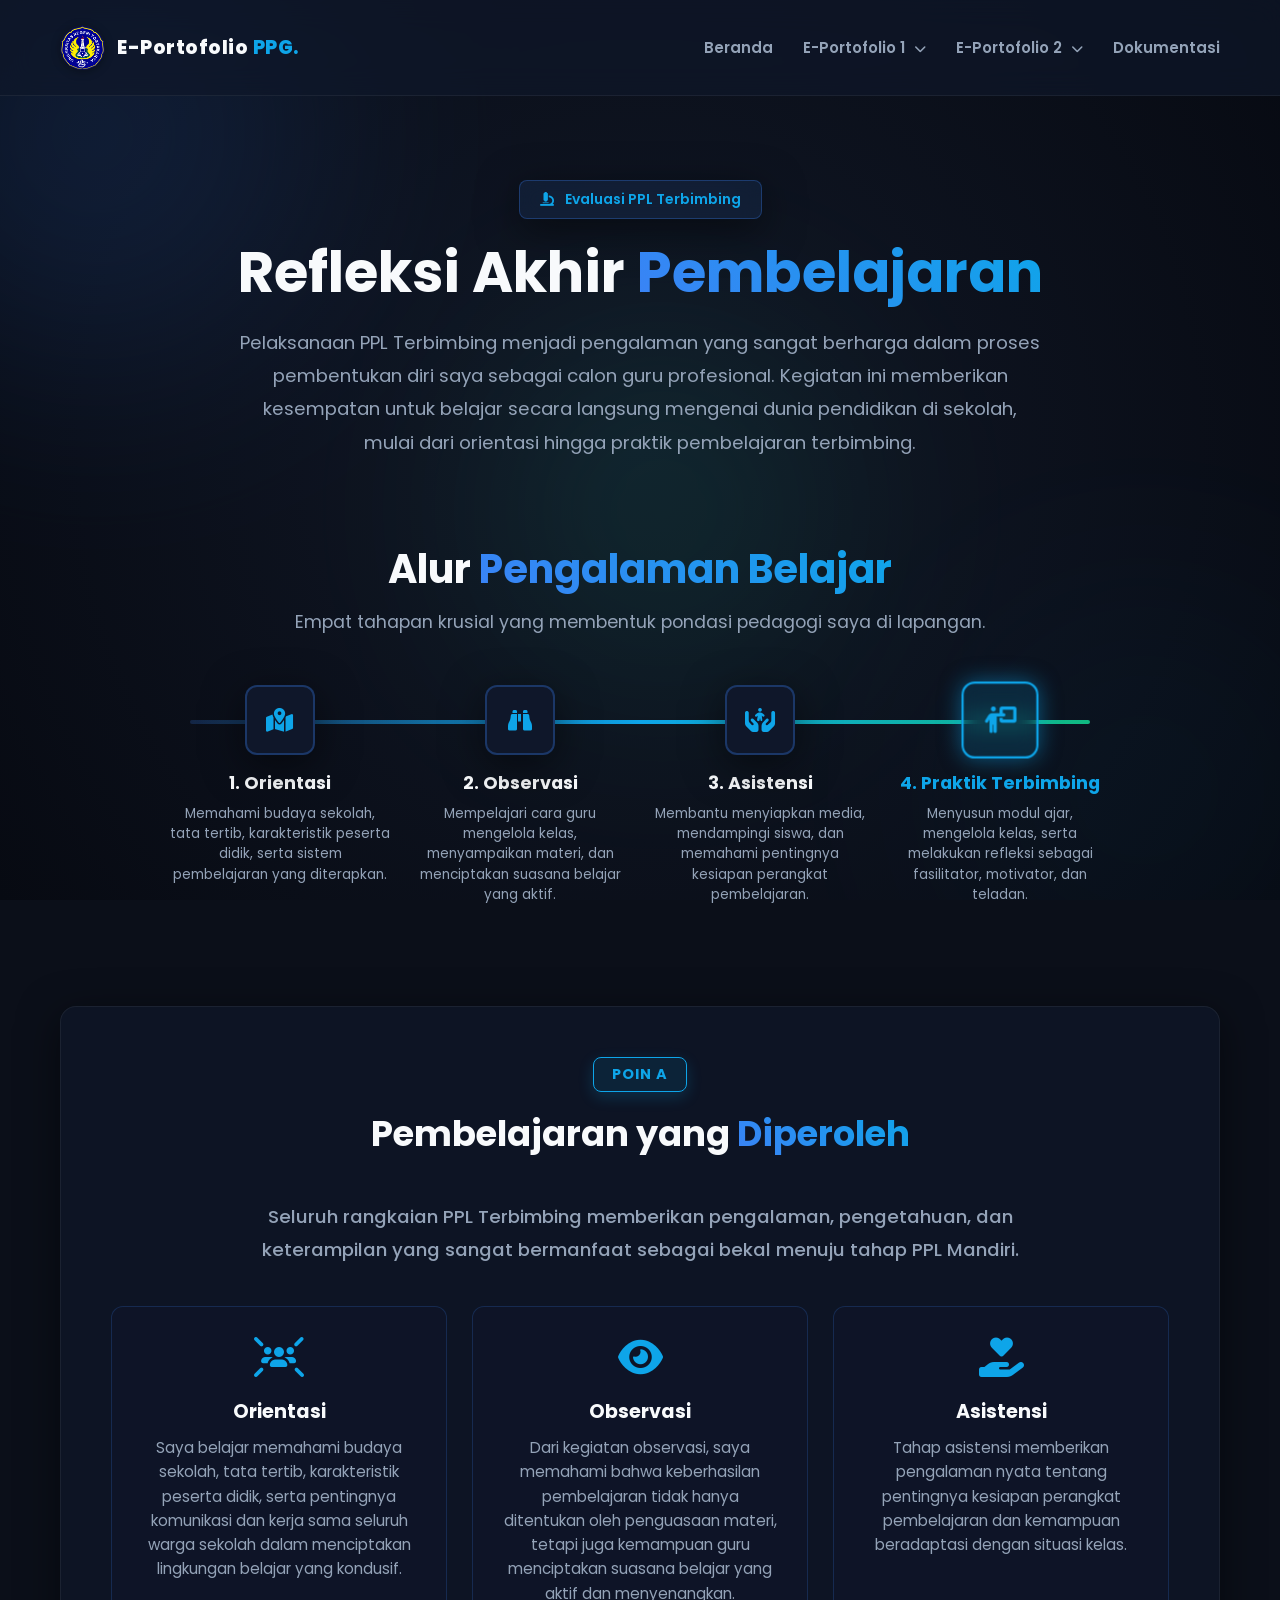
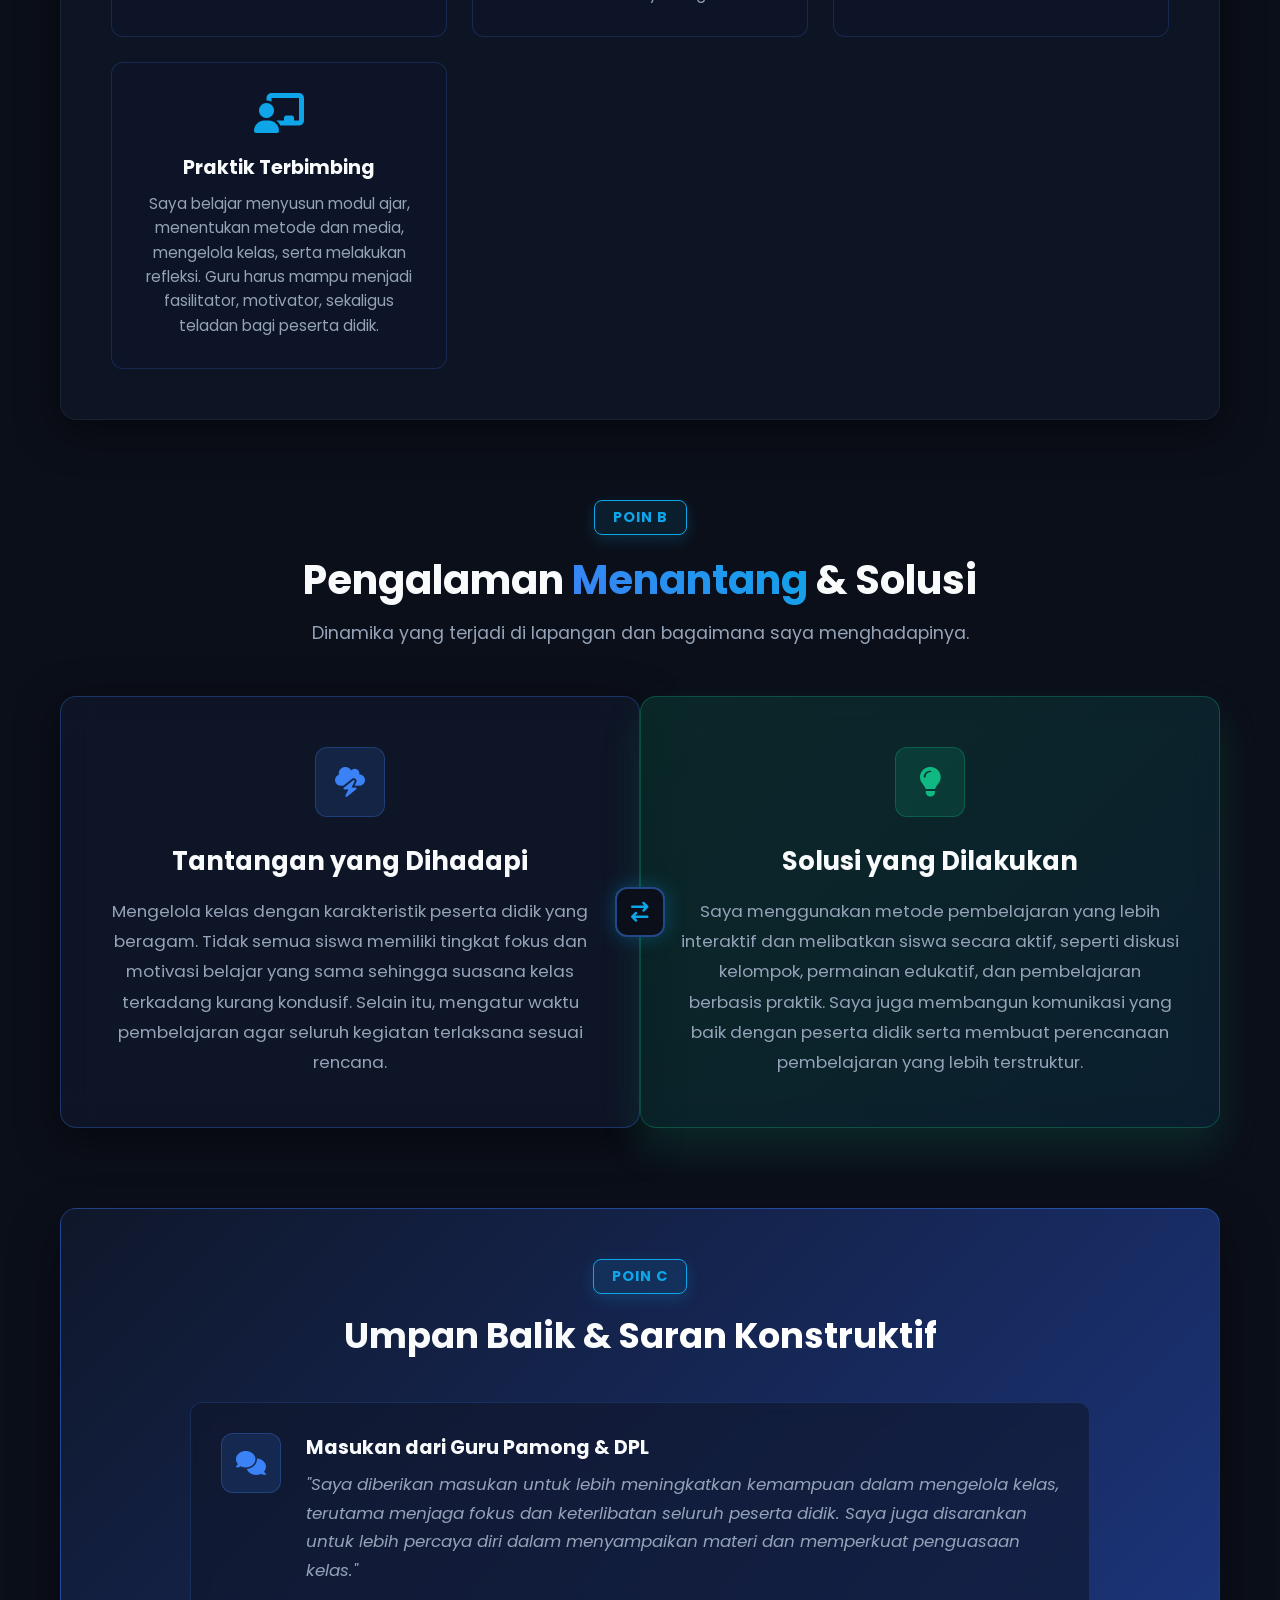
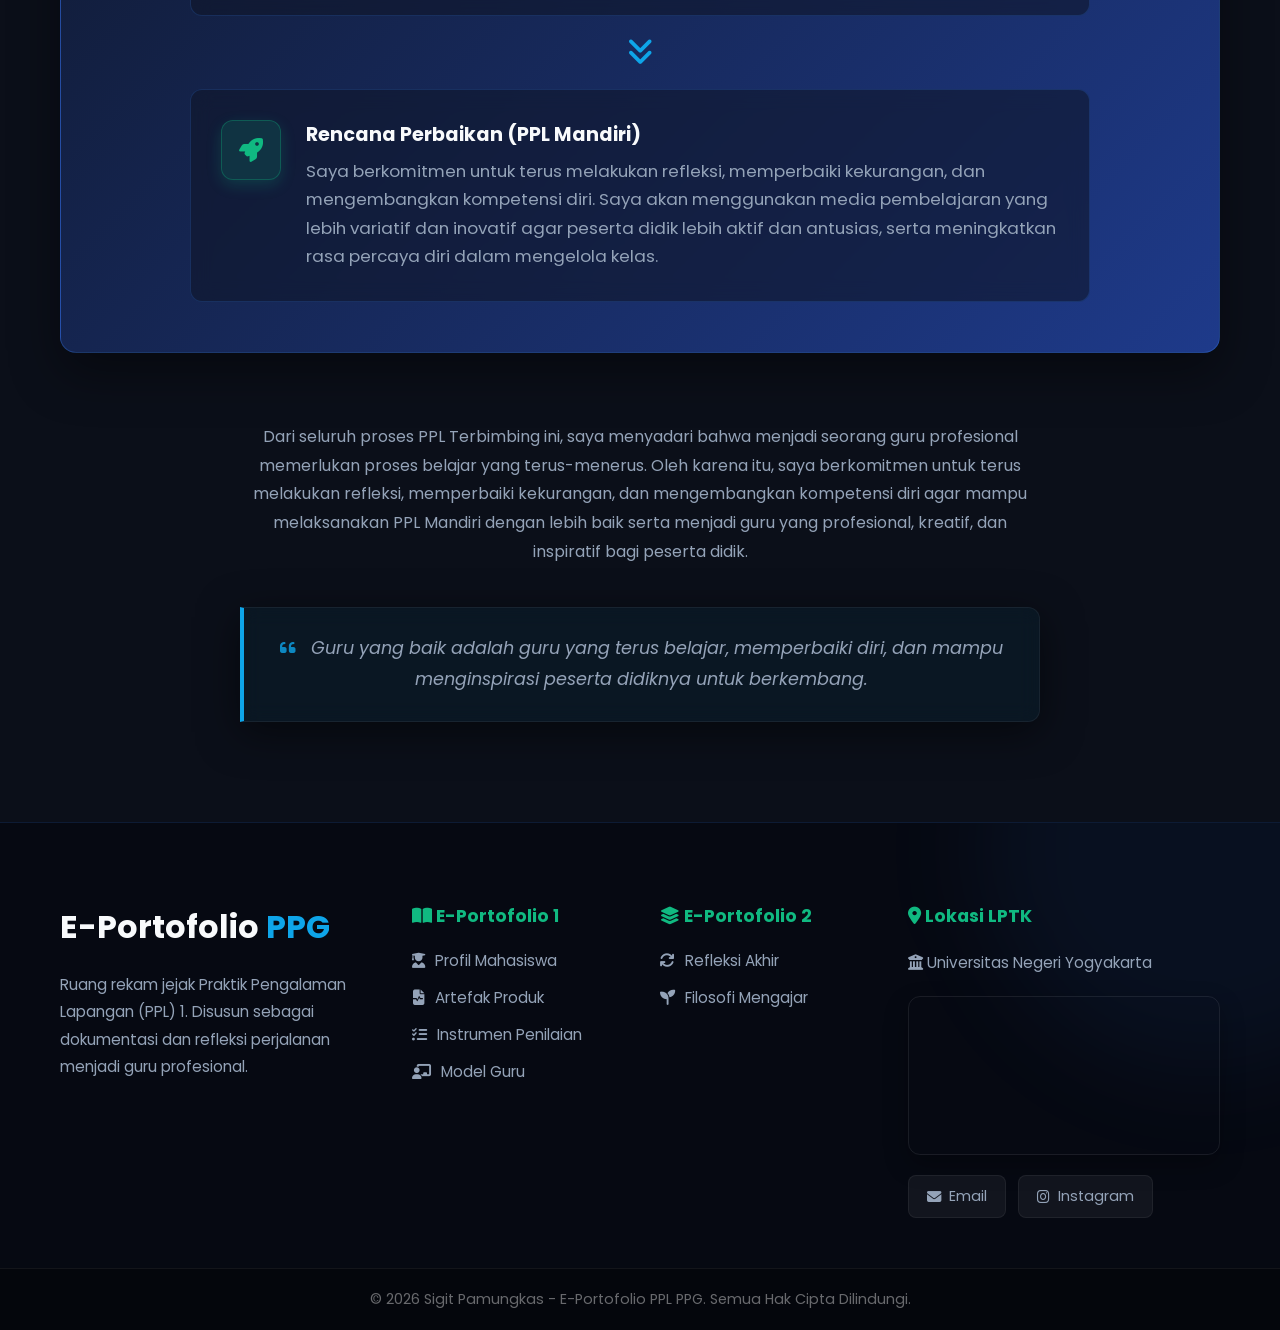
<file: refleksi.html>
<!doctype html>
<html lang="id">
  <head>
    <meta charset="UTF-8" />
    <meta name="viewport" content="width=device-width, initial-scale=1.0" />
    <title>Refleksi Akhir PPL | E-Portofolio PPG Calon Guru</title>
    <link href="https://fonts.googleapis.com/css2?family=Poppins:wght@300;400;500;600;700;800;900&display=swap" rel="stylesheet" />
    <link rel="stylesheet" href="CSS/refleksi.css" />
    <link rel="stylesheet" href="https://cdnjs.cloudflare.com/ajax/libs/font-awesome/6.4.0/css/all.min.css" />
    <link rel="shortcut icon" href="logo.png" type="image/x-icon" />
    <!-- Tambahan CSS opsional untuk blockquote (jika diperlukan, bisa juga dipindahkan ke refleksi.css) -->
    <style>
      .quote-block {
        background: rgba(14, 165, 233, 0.05);
        border-left: 4px solid var(--secondary);
        padding: 25px 30px;
        border-radius: 0 12px 12px 0;
        margin: 40px auto 0;
        max-width: 800px;
        font-style: italic;
        color: var(--text-light);
        font-size: 1.1rem;
        line-height: 1.8;
        backdrop-filter: blur(10px);
        border-top: 1px solid var(--glass-border);
        border-right: 1px solid var(--glass-border);
        border-bottom: 1px solid var(--glass-border);
        box-shadow: var(--glass-shadow);
        text-align: center;
      }
      .quote-block i {
        color: var(--secondary);
        margin-right: 10px;
        opacity: 0.8;
      }
    </style>
  </head>
  <body>
    <div class="mesh-bg">
      <div class="mesh-blob blob-pink"></div>
      <div class="mesh-blob blob-navy"></div>
      <div class="mesh-blob blob-coral"></div>
    </div>

    <!-- NAVIGASI (TIDAK BERUBAH) -->
    <header class="navbar" id="navbar">
      <div class="container nav-container">
        <div class="nav-left">
          <img src="logo.png" alt="Logo Universitas" class="univ-logo-img" />
          <span class="brand-name">E-Portofolio <span class="highlight">PPG.</span></span>
        </div>
        <div class="hamburger" id="hamburger"><span></span><span></span><span></span></div>
        <nav class="nav-right" id="nav-menu">
          <a href="index.html" class="nav-link">Beranda</a>
          <div class="dropdown">
            <button class="nav-link dropbtn">E-Portofolio 1 <i class="fa-solid fa-chevron-down chevron"></i></button>
            <div class="dropdown-content">
              <a href="profile.html"><i class="fa-solid fa-user-graduate"></i> Profil Mahasiswa</a>
              <a href="artefak.html"><i class="fa-solid fa-file-waveform"></i> Artefak Produk</a>
              <a href="penilaian.html"><i class="fa-solid fa-list-check"></i> Penilaian GP</a>
              <a href="modelguru.html"><i class="fa-solid fa-bullseye"></i> Model Guru</a>
            </div>
          </div>
          <div class="dropdown">
            <button class="nav-link dropbtn">E-Portofolio 2 <i class="fa-solid fa-chevron-down chevron"></i></button>
            <div class="dropdown-content">
              <a href="refleksi.html"><i class="fa-solid fa-arrows-rotate"></i> Refleksi Akhir</a>
              <a href="filosofi.html"><i class="fa-solid fa-seedling"></i> Filosofi Mengajar</a>
            </div>
          </div>
          <a href="dokumentasi.html" class="nav-link">Dokumentasi</a>
        </nav>
      </div>
    </header>

    <!-- ============ MAIN CONTENT YANG SUDAH DISESUAIKAN ============ -->
    <main class="refleksi-main">
      <!-- Hero Section -->
      <section class="hero-refleksi">
        <div class="container text-center">
          <div class="badge-tech fade-in-up" style="animation-delay: 0.1s"><i class="fa-solid fa-microscope"></i> Evaluasi PPL Terbimbing</div>
          <h1 class="hero-title fade-in-up" style="animation-delay: 0.3s">Refleksi Akhir <span class="text-gradient">Pembelajaran</span></h1>
          <p class="hero-desc fade-in-up" style="animation-delay: 0.5s">
            Pelaksanaan PPL Terbimbing menjadi pengalaman yang sangat berharga dalam proses pembentukan diri saya sebagai calon guru profesional. Kegiatan ini memberikan kesempatan untuk belajar secara langsung mengenai dunia pendidikan di
            sekolah, mulai dari orientasi hingga praktik pembelajaran terbimbing.
          </p>
        </div>
      </section>

      <!-- Alur Pengalaman Belajar (Stepper) -->
      <section class="journey-stepper-section reveal">
        <div class="container">
          <div class="section-title-modern text-center">
            <h2>Alur <span class="text-gradient">Pengalaman Belajar</span></h2>
            <p>Empat tahapan krusial yang membentuk pondasi pedagogi saya di lapangan.</p>
          </div>

          <div class="stepper-wrapper">
            <div class="stepper-track"></div>

            <div class="step-item">
              <div class="step-icon">
                <i class="fa-solid fa-map-location-dot"></i>
              </div>
              <h3>1. Orientasi</h3>
              <p>Memahami budaya sekolah, tata tertib, karakteristik peserta didik, serta sistem pembelajaran yang diterapkan.</p>
            </div>

            <div class="step-item">
              <div class="step-icon">
                <i class="fa-solid fa-binoculars"></i>
              </div>
              <h3>2. Observasi</h3>
              <p>Mempelajari cara guru mengelola kelas, menyampaikan materi, dan menciptakan suasana belajar yang aktif.</p>
            </div>

            <div class="step-item">
              <div class="step-icon">
                <i class="fa-solid fa-hands-holding-child"></i>
              </div>
              <h3>3. Asistensi</h3>
              <p>Membantu menyiapkan media, mendampingi siswa, dan memahami pentingnya kesiapan perangkat pembelajaran.</p>
            </div>

            <div class="step-item active-step">
              <div class="step-icon icon-glow">
                <i class="fa-solid fa-person-chalkboard"></i>
              </div>
              <h3>4. Praktik Terbimbing</h3>
              <p>Menyusun modul ajar, mengelola kelas, serta melakukan refleksi sebagai fasilitator, motivator, dan teladan.</p>
            </div>
          </div>
        </div>
      </section>

      <!-- Poin A: Pembelajaran yang Diperoleh -->
      <section class="reflection-point-section reveal">
        <div class="container">
          <div class="reflection-card point-a">
            <div class="reflection-header">
              <div class="point-badge">Poin A</div>
              <h2>Pembelajaran yang <span class="text-gradient">Diperoleh</span></h2>
            </div>
            <div class="reflection-body text-left">
              <p class="lead-text">Seluruh rangkaian PPL Terbimbing memberikan pengalaman, pengetahuan, dan keterampilan yang sangat bermanfaat sebagai bekal menuju tahap PPL Mandiri.</p>
              <div class="insight-grid">
                <div class="insight-box hover-glow">
                  <i class="fa-solid fa-users-rays"></i>
                  <h4>Orientasi</h4>
                  <p>Saya belajar memahami budaya sekolah, tata tertib, karakteristik peserta didik, serta pentingnya komunikasi dan kerja sama seluruh warga sekolah dalam menciptakan lingkungan belajar yang kondusif.</p>
                </div>
                <div class="insight-box hover-glow">
                  <i class="fa-solid fa-eye"></i>
                  <h4>Observasi</h4>
                  <p>Dari kegiatan observasi, saya memahami bahwa keberhasilan pembelajaran tidak hanya ditentukan oleh penguasaan materi, tetapi juga kemampuan guru menciptakan suasana belajar yang aktif dan menyenangkan.</p>
                </div>
                <div class="insight-box hover-glow">
                  <i class="fa-solid fa-hand-holding-heart"></i>
                  <h4>Asistensi</h4>
                  <p>Tahap asistensi memberikan pengalaman nyata tentang pentingnya kesiapan perangkat pembelajaran dan kemampuan beradaptasi dengan situasi kelas.</p>
                </div>
                <div class="insight-box hover-glow">
                  <i class="fa-solid fa-chalkboard-user"></i>
                  <h4>Praktik Terbimbing</h4>
                  <p>Saya belajar menyusun modul ajar, menentukan metode dan media, mengelola kelas, serta melakukan refleksi. Guru harus mampu menjadi fasilitator, motivator, sekaligus teladan bagi peserta didik.</p>
                </div>
              </div>
            </div>
          </div>
        </div>
      </section>

      <!-- Poin B: Pengalaman Menantang & Solusi -->
      <section class="reflection-point-section reveal">
        <div class="container">
          <div class="section-title-modern text-center">
            <div class="point-badge mx-auto">Poin B</div>
            <h2>Pengalaman <span class="text-gradient">Menantang</span> & Solusi</h2>
            <p>Dinamika yang terjadi di lapangan dan bagaimana saya menghadapinya.</p>
          </div>

          <div class="challenge-solution-wrapper">
            <div class="cs-card challenge-card hover-lift">
              <div class="cs-icon"><i class="fa-solid fa-cloud-bolt"></i></div>
              <h3>Tantangan yang Dihadapi</h3>
              <p>
                Mengelola kelas dengan karakteristik peserta didik yang beragam. Tidak semua siswa memiliki tingkat fokus dan motivasi belajar yang sama sehingga suasana kelas terkadang kurang kondusif. Selain itu, mengatur waktu
                pembelajaran agar seluruh kegiatan terlaksana sesuai rencana.
              </p>
            </div>

            <div class="vs-divider">
              <i class="fa-solid fa-arrow-right-arrow-left"></i>
            </div>

            <div class="cs-card solution-card hover-lift">
              <div class="cs-icon"><i class="fa-solid fa-lightbulb"></i></div>
              <h3>Solusi yang Dilakukan</h3>
              <p>
                Saya menggunakan metode pembelajaran yang lebih interaktif dan melibatkan siswa secara aktif, seperti diskusi kelompok, permainan edukatif, dan pembelajaran berbasis praktik. Saya juga membangun komunikasi yang baik dengan
                peserta didik serta membuat perencanaan pembelajaran yang lebih terstruktur.
              </p>
            </div>
          </div>
        </div>
      </section>

      <!-- Poin C: Umpan Balik & Saran Konstruktif -->
      <section class="reflection-point-section reveal">
        <div class="container">
          <div class="feedback-container hover-lift">
            <div class="feedback-header">
              <div class="point-badge">Poin C</div>
              <h2>
                Umpan Balik &
                <span class="text-white">Saran Konstruktif</span>
              </h2>
            </div>

            <div class="feedback-content">
              <div class="feedback-box">
                <div class="fb-icon"><i class="fa-solid fa-comments"></i></div>
                <div>
                  <h4>Masukan dari Guru Pamong & DPL</h4>
                  <p>
                    "Saya diberikan masukan untuk lebih meningkatkan kemampuan dalam mengelola kelas, terutama menjaga fokus dan keterlibatan seluruh peserta didik. Saya juga disarankan untuk lebih percaya diri dalam menyampaikan materi dan
                    memperkuat penguasaan kelas."
                  </p>
                </div>
              </div>

              <div class="forward-arrow">
                <i class="fa-solid fa-angles-down"></i>
              </div>

              <div class="action-plan-box">
                <div class="ap-icon"><i class="fa-solid fa-rocket"></i></div>
                <div>
                  <h4>Rencana Perbaikan (PPL Mandiri)</h4>
                  <p>
                    Saya berkomitmen untuk terus melakukan refleksi, memperbaiki kekurangan, dan mengembangkan kompetensi diri. Saya akan menggunakan media pembelajaran yang lebih variatif dan inovatif agar peserta didik lebih aktif dan
                    antusias, serta meningkatkan rasa percaya diri dalam mengelola kelas.
                  </p>
                </div>
              </div>
            </div>
          </div>
        </div>
      </section>

      <!-- Komitmen & Kutipan -->
      <div class="container text-center reveal" style="margin-top: 30px">
        <p style="max-width: 800px; margin: 0 auto; color: var(--text-light); line-height: 1.8">
          Dari seluruh proses PPL Terbimbing ini, saya menyadari bahwa menjadi seorang guru profesional memerlukan proses belajar yang terus-menerus. Oleh karena itu, saya berkomitmen untuk terus melakukan refleksi, memperbaiki kekurangan,
          dan mengembangkan kompetensi diri agar mampu melaksanakan PPL Mandiri dengan lebih baik serta menjadi guru yang profesional, kreatif, dan inspiratif bagi peserta didik.
        </p>
        <blockquote class="quote-block"><i class="fa-solid fa-quote-left"></i> Guru yang baik adalah guru yang terus belajar, memperbaiki diri, dan mampu menginspirasi peserta didiknya untuk berkembang.</blockquote>
      </div>
    </main>
    <!-- ============ AKHIR MAIN CONTENT BARU ============ -->

    <!-- FOOTER (TIDAK BERUBAH) -->
    <footer class="site-footer">
      <div class="container footer-container">
        <div class="footer-col brand-col">
          <h3>E-Portofolio<span> PPG</span></h3>
          <p>Ruang rekam jejak Praktik Pengalaman Lapangan (PPL) 1. Disusun sebagai dokumentasi dan refleksi perjalanan menjadi guru profesional.</p>
        </div>
        <div class="footer-col links-col">
          <h4><i class="fa-solid fa-book-open"></i> E-Portofolio 1</h4>
          <ul>
            <li>
              <a href="profile.html"><i class="fa-solid fa-user-graduate"></i> Profil Mahasiswa</a>
            </li>
            <li>
              <a href="artefak.html"><i class="fa-solid fa-file-waveform"></i> Artefak Produk</a>
            </li>
            <li>
              <a href="penilaian.html"><i class="fa-solid fa-list-check"></i> Instrumen Penilaian</a>
            </li>
            <li>
              <a href="modelguru.html"><i class="fa-solid fa-chalkboard-user"></i> Model Guru</a>
            </li>
          </ul>
        </div>
        <div class="footer-col links-col">
          <h4><i class="fa-solid fa-layer-group"></i> E-Portofolio 2</h4>
          <ul>
            <li>
              <a href="refleksi.html"><i class="fa-solid fa-arrows-rotate"></i> Refleksi Akhir</a>
            </li>
            <li>
              <a href="filosofi.html"><i class="fa-solid fa-seedling"></i> Filosofi Mengajar</a>
            </li>
          </ul>
        </div>
        <div class="footer-col contact-col">
          <h4><i class="fa-solid fa-location-dot"></i> Lokasi LPTK</h4>
          <p><i class="fa-solid fa-building-columns"></i> Universitas Negeri Yogyakarta</p>
          <div class="map-container">
            <iframe src="https://maps.google.com/maps?q=Universitas%20Negeri%20Yogyakarta&t=&z=15&ie=UTF8&iwloc=&output=embed" width="100%" height="150" style="border: 0" allowfullscreen="" loading="lazy"></iframe>
          </div>
          <div class="social-links">
            <a href="mailto:sigitpmngks77@gmail.com"><i class="fa-solid fa-envelope"></i> Email</a>
            <a href="https://www.instagram.com/sigitps_7/" target="_blank"><i class="fa-brands fa-instagram"></i> Instagram</a>
          </div>
        </div>
      </div>
      <div class="footer-bottom">
        <div class="container">
          <p>© 2026 Sigit Pamungkas - E-Portofolio PPL PPG. Semua Hak Cipta Dilindungi.</p>
        </div>
      </div>
    </footer>

    <script>
      // Navbar scroll effect
      const navbar = document.getElementById("navbar");
      window.addEventListener("scroll", () => {
        if (window.scrollY > 50) navbar.classList.add("scrolled");
        else navbar.classList.remove("scrolled");
      });

      // Mobile Menu Hamburger
      const hamburger = document.getElementById("hamburger");
      const navMenu = document.getElementById("nav-menu");
      hamburger.addEventListener("click", () => {
        navMenu.classList.toggle("active");
        hamburger.classList.toggle("active");
      });

      // Mobile Dropdown Logic
      const dropdownBtns = document.querySelectorAll(".dropbtn");
      dropdownBtns.forEach((btn) => {
        btn.addEventListener("click", (e) => {
          if (window.innerWidth <= 900) {
            e.preventDefault();
            const content = btn.nextElementSibling;
            const chevron = btn.querySelector(".chevron");

            document.querySelectorAll(".dropdown-content").forEach((c) => {
              if (c !== content) c.classList.remove("show");
            });
            document.querySelectorAll(".chevron").forEach((c) => {
              if (c !== chevron) c.style.transform = "rotate(0deg)";
            });

            content.classList.toggle("show");
            if (content.classList.contains("show")) chevron.style.transform = "rotate(180deg)";
            else chevron.style.transform = "rotate(0deg)";
          }
        });
      });

      // Scroll Reveal Animation
      function reveal() {
        var reveals = document.querySelectorAll(".reveal, .fade-in-up");
        for (var i = 0; i < reveals.length; i++) {
          var windowHeight = window.innerHeight;
          var elementTop = reveals[i].getBoundingClientRect().top;
          var elementVisible = 80;
          if (elementTop < windowHeight - elementVisible) reveals[i].classList.add("active");
        }
      }
      window.addEventListener("scroll", reveal);
      reveal();
    </script>
  </body>
</html>
</file>
<file: CSS/style.css>
/* ROOT VARIABLES - Masculine, Cyber Tech, Sleek & Professional */
:root {
  --primary: #3b82f6;
  --secondary: #0ea5e9;
  --accent: #10b981;
  --text-main: #f8fafc;
  --text-light: #94a3b8;
  --bg-color: #0b0f19;
  --glass-bg: rgba(15, 23, 42, 0.7);
  --glass-border: rgba(255, 255, 255, 0.06);
  --glass-shadow: 0 10px 40px 0 rgba(0, 0, 0, 0.5);
}

* {
  margin: 0;
  padding: 0;
  box-sizing: border-box;
  font-family: "Poppins", sans-serif;
  scroll-behavior: smooth;
}

body {
  background-color: var(--bg-color);
  color: var(--text-main);
  overflow-x: hidden;
}

/* --- MESH BACKGROUND ANIMATIONS --- */
.mesh-bg {
  position: fixed;
  top: 0;
  left: 0;
  width: 100vw;
  height: 100vh;
  z-index: -1;
  overflow: hidden;
  background: radial-gradient(circle at 50% 50%, #111827, #070a12);
}
.mesh-blob {
  position: absolute;
  border-radius: 50%;
  filter: blur(120px);
  opacity: 0.15;
  animation: floatBg 15s infinite alternate ease-in-out;
}
.blob-pink {
  width: 450px;
  height: 450px;
  background: var(--primary);
  top: -10%;
  left: -10%;
}
.blob-navy {
  width: 400px;
  height: 400px;
  background: rgba(14, 165, 233, 0.3);
  bottom: -10%;
  right: -5%;
  animation-delay: -5s;
}
.blob-coral {
  width: 300px;
  height: 300px;
  background: var(--accent);
  top: 40%;
  left: 40%;
  animation-delay: -10s;
}

@keyframes floatBg {
  100% {
    transform: translate(60px, 60px) scale(1.1);
  }
}

.container {
  max-width: 1200px;
  margin: 0 auto;
  padding: 0 20px;
}

.text-gradient-animated {
  background: linear-gradient(45deg, var(--primary), var(--secondary), #a855f7);
  background-size: 200% 200%;
  -webkit-background-clip: text;
  -webkit-text-fill-color: transparent;
  animation: gradientShift 5s ease infinite;
}
@keyframes gradientShift {
  0% {
    background-position: 0% 50%;
  }
  50% {
    background-position: 100% 50%;
  }
  100% {
    background-position: 0% 50%;
  }
}
.highlight {
  color: var(--secondary);
}

/* --- NAVBAR --- */
.navbar {
  position: fixed;
  width: 100%;
  top: 0;
  padding: 25px 0;
  z-index: 1000;
  transition: 0.4s;
  background: var(--glass-bg);
  backdrop-filter: blur(15px);
  border-bottom: 1px solid var(--glass-border);
}
.navbar.scrolled {
  background: rgba(15, 23, 42, 0.9);
  padding: 15px 0;
  box-shadow: 0 10px 40px rgba(0, 0, 0, 0.3);
}

.nav-container {
  display: flex;
  justify-content: space-between;
  align-items: center;
}
.nav-left {
  display: flex;
  align-items: center;
  gap: 12px;
}
.univ-logo-img {
  width: 45px;
  height: 45px;
  object-fit: cover;
  border-radius: 50%;
  box-shadow: 0 2px 10px rgba(0, 0, 0, 0.3);
}
.brand-name {
  font-size: 19px;
  font-weight: 800;
  color: var(--text-main);
  letter-spacing: 0.5px;
}

.nav-right {
  display: flex;
  align-items: center;
  gap: 30px;
}
.nav-link,
.dropbtn {
  font-size: 15px;
  font-weight: 600;
  color: var(--text-light);
  text-decoration: none;
  background: none;
  border: none;
  cursor: pointer;
  position: relative;
  transition: 0.3s;
  padding: 5px 0;
}
.nav-link::after,
.dropbtn::after {
  content: "";
  position: absolute;
  width: 0;
  height: 2px;
  background: var(--secondary);
  bottom: -2px;
  left: 0;
  transition: 0.3s;
}
.nav-link:hover::after,
.dropbtn:hover::after,
.nav-link.active::after {
  width: 100%;
}
.nav-link:hover,
.dropbtn:hover {
  color: var(--secondary);
}

.dropdown {
  position: relative;
}
.chevron {
  font-size: 12px;
  margin-left: 5px;
  transition: 0.3s;
}
.dropdown-content {
  visibility: hidden;
  opacity: 0;
  position: absolute;
  top: 150%;
  left: -20px;
  background: rgba(15, 23, 42, 0.95);
  backdrop-filter: blur(15px);
  min-width: 260px;
  border-radius: 12px;
  box-shadow: 0 15px 40px rgba(0, 0, 0, 0.5);
  padding: 10px;
  border: 1px solid var(--glass-border);
  transform: translateY(15px);
  transition: all 0.4s cubic-bezier(0.175, 0.885, 0.32, 1.275);
}
@media (min-width: 901px) {
  .dropdown:hover .dropdown-content {
    visibility: visible;
    opacity: 1;
    transform: translateY(0);
    top: 100%;
  }
  .dropdown:hover .chevron {
    transform: rotate(180deg);
    color: var(--secondary);
  }
}

.dropdown-content a {
  display: flex;
  align-items: center;
  gap: 12px;
  color: var(--text-light);
  padding: 12px 15px;
  text-decoration: none;
  font-weight: 500;
  font-size: 14px;
  border-radius: 8px;
  transition: 0.3s;
}
.dropdown-content a i {
  color: var(--secondary);
  width: 20px;
  text-align: center;
  transition: 0.3s;
}
.dropdown-content a:hover {
  background: rgba(59, 130, 246, 0.15);
  color: var(--text-main);
  padding-left: 20px;
}
.dropdown-content a:hover i {
  transform: scale(1.2);
  color: var(--secondary);
}

.hamburger {
  display: none;
  cursor: pointer;
  flex-direction: column;
  gap: 6px;
}
.hamburger span {
  width: 30px;
  height: 3px;
  background: var(--text-main);
  border-radius: 3px;
  transition: 0.3s;
}

/* --- HERO SECTION --- */
.hero-modern {
  min-height: 100vh;
  display: flex;
  align-items: center;
  padding-top: 80px;
}
.hero-container {
  display: flex;
  align-items: center;
  gap: 50px;
}
.hero-text-content {
  flex: 1;
  text-align: left;
}

.badge-tech {
  display: inline-block;
  background: rgba(59, 130, 246, 0.1);
  border: 1px solid rgba(59, 130, 246, 0.3);
  padding: 8px 20px;
  border-radius: 8px;
  font-size: 14px;
  font-weight: 600;
  color: var(--secondary);
  margin-bottom: 20px;
  box-shadow: var(--glass-shadow);
  backdrop-filter: blur(10px);
}
.badge-tech i {
  color: var(--secondary);
  margin-right: 5px;
}
.hero-text-content h1 {
  font-size: 3.5rem;
  line-height: 1.2;
  color: var(--text-main);
  margin-bottom: 20px;
}
.hero-text-content p {
  font-size: 1.1rem;
  line-height: 1.8;
  color: var(--text-light);
  margin-bottom: 35px;
}

.hero-buttons {
  display: flex;
  gap: 20px;
}
.btn-glow {
  background: linear-gradient(45deg, var(--primary), var(--secondary));
  color: white;
  padding: 15px 35px;
  border-radius: 8px;
  text-decoration: none;
  font-weight: 700;
  display: flex;
  align-items: center;
  gap: 10px;
  transition: 0.4s;
  box-shadow: 0 10px 25px rgba(59, 130, 246, 0.3);
}
.btn-glow:hover {
  transform: translateY(-5px);
  box-shadow: 0 15px 35px rgba(59, 130, 246, 0.5);
}

.btn-outline-sport {
  border: 2px solid var(--text-light);
  color: var(--text-main);
  padding: 15px 35px;
  border-radius: 8px;
  text-decoration: none;
  font-weight: 700;
  display: flex;
  align-items: center;
  gap: 10px;
  transition: 0.4s;
}
.btn-outline-sport:hover {
  background: var(--text-main);
  color: #0b0f19;
  border-color: var(--text-main);
  transform: translateY(-5px);
}

.hero-visual {
  flex: 1;
  display: flex;
  justify-content: center;
  position: relative;
}
.profile-showcase {
  position: relative;
  width: 400px;
  height: 400px;
}
.profile-image {
  width: 100%;
  height: 100%;
  object-fit: cover;
  border-radius: 24px;
  border: 2px solid rgba(255, 255, 255, 0.1);
  box-shadow: 0 20px 50px rgba(0, 0, 0, 0.5);
  animation: morphShape 6s ease-in-out infinite;
  position: relative;
  z-index: 2;
}
@keyframes morphShape {
  0%,
  100% {
    border-radius: 24px;
    transform: scale(1);
  }
  50% {
    border-radius: 40px 12px 40px 12px;
    transform: scale(1.02);
  }
}

.profile-ring,
.profile-ring-2 {
  position: absolute;
  border-radius: 24px;
  border: 2px dashed var(--secondary);
  z-index: 1;
}
.profile-ring {
  top: -15px;
  left: -15px;
  right: -15px;
  bottom: -15px;
  animation: spin 25s linear infinite;
}
.profile-ring-2 {
  top: -30px;
  left: -30px;
  right: -30px;
  bottom: -30px;
  border-color: rgba(59, 130, 246, 0.2);
  animation: spin 30s linear infinite reverse;
}
@keyframes spin {
  100% {
    transform: rotate(360deg);
  }
}

.float-badge {
  position: absolute;
  background: #1e293b;
  border: 1px solid var(--glass-border);
  padding: 12px 25px;
  border-radius: 12px;
  box-shadow: 0 15px 35px rgba(0, 0, 0, 0.4);
  display: flex;
  align-items: center;
  gap: 10px;
  font-weight: 700;
  color: var(--text-main);
  z-index: 3;
  animation: floatCard 4s ease-in-out infinite alternate;
}
.badge-1 {
  top: 5%;
  left: -15%;
  animation-delay: 0s;
}
.badge-2 {
  bottom: 15%;
  right: -15%;
  animation-delay: 2s;
}
.badge-3 {
  bottom: -5%;
  left: 10%;
  animation-delay: 1s;
}
.icon-box {
  background: rgba(14, 165, 233, 0.15);
  width: 40px;
  height: 40px;
  border-radius: 8px;
  display: flex;
  align-items: center;
  justify-content: center;
  color: var(--secondary);
}
@keyframes floatCard {
  100% {
    transform: translateY(-20px);
  }
}

/* --- BENTO GRID SECTION --- */
.bento-section {
  padding: 80px 0;
}
.bento-grid {
  display: grid;
  grid-template-columns: repeat(3, 1fr);
  gap: 20px;
}
.bento-box {
  background: var(--glass-bg);
  backdrop-filter: blur(12px);
  border: 1px solid var(--glass-border);
  border-radius: 16px;
  padding: 30px;
  box-shadow: var(--glass-shadow);
  transition: 0.4s;
  position: relative;
  overflow: hidden;
  text-align: left;
}
.bento-hover:hover {
  transform: translateY(-10px) scale(1.01);
  box-shadow: 0 20px 40px rgba(59, 130, 246, 0.15);
  border-color: var(--secondary);
}

.bento-span-1 {
  grid-column: span 1;
}
.bento-span-2 {
  grid-column: span 2;
}

.bento-accent {
  background: linear-gradient(135deg, #1e3a8a, #0f172a);
  backdrop-filter: blur(12px);
  color: white;
  border: 1px solid rgba(59, 130, 246, 0.3);
}
.bento-accent h3,
.bento-accent p {
  color: white;
}

.bento-icon,
.bento-icon-light {
  font-size: 40px;
  margin-bottom: 20px;
  display: inline-block;
}
.bento-icon {
  color: var(--secondary);
}
.bento-icon-light {
  color: white;
}
.bento-box h3 {
  font-size: 1.4rem;
  color: var(--text-main);
  margin-bottom: 12px;
}
.bento-box p {
  color: var(--text-light);
  line-height: 1.6;
  font-size: 0.95rem;
}

.bento-image-bg {
  background: url("https://images.unsplash.com/photo-1526676037777-05a232554f77?auto=format&fit=crop&w=1000&q=80") center/cover;
  border: none;
  min-height: 250px;
}
.bento-overlay {
  position: absolute;
  top: 0;
  left: 0;
  width: 100%;
  height: 100%;
  background: linear-gradient(to right, rgba(11, 15, 25, 0.95), rgba(11, 15, 25, 0.6));
  padding: 40px;
  display: flex;
  flex-direction: column;
  justify-content: center;
}
.bento-overlay h3,
.bento-overlay p {
  color: white;
  max-width: 90%;
}

/* --- JOURNEY SECTION --- */
.journey-section {
  padding: 80px 0;
}
.section-title-modern {
  text-align: center;
  margin-bottom: 50px;
}
.section-title-modern h2 {
  font-size: 2.5rem;
  color: var(--text-main);
  margin-bottom: 10px;
}
.section-title-modern p {
  color: var(--text-light);
  font-size: 1.1rem;
}

.journey-container {
  position: relative;
  max-width: 900px;
  margin: 0 auto;
  padding: 20px 0;
}
.journey-line {
  position: absolute;
  left: 40px;
  top: 0;
  bottom: 0;
  width: 4px;
  background: linear-gradient(to bottom, var(--secondary), var(--primary));
  border-radius: 4px;
  opacity: 0.4;
}
.journey-step {
  display: flex;
  align-items: flex-start;
  gap: 40px;
  margin-bottom: 50px;
  position: relative;
  z-index: 2;
}
.journey-step:last-child {
  margin-bottom: 0;
}

.step-marker {
  width: 60px;
  height: 60px;
  min-width: 60px;
  background: #1e293b;
  border: 3px solid var(--primary);
  border-radius: 50%;
  display: flex;
  align-items: center;
  justify-content: center;
  font-size: 24px;
  color: var(--secondary);
  box-shadow: 0 10px 20px rgba(59, 130, 246, 0.2);
  backdrop-filter: blur(10px);
  margin-left: 12px;
}
.marker-accent {
  border-color: var(--accent);
  color: var(--accent);
}

.step-content {
  background: var(--glass-bg);
  backdrop-filter: blur(15px);
  border: 1px solid var(--glass-border);
  border-radius: 16px;
  padding: 40px;
  box-shadow: var(--glass-shadow);
  flex: 1;
  transition: 0.4s;
  text-align: left;
}
.step-content:hover {
  transform: translateY(-5px);
  box-shadow: 0 15px 30px rgba(59, 130, 246, 0.1);
  border-color: var(--secondary);
}

.step-badge {
  display: inline-block;
  padding: 6px 18px;
  background: rgba(59, 130, 246, 0.15);
  color: var(--secondary);
  border-radius: 6px;
  font-size: 0.9rem;
  font-weight: 700;
  margin-bottom: 15px;
}
.badge-accent {
  background: rgba(16, 185, 129, 0.15);
  color: var(--accent);
}

.step-content h3 {
  font-size: 1.8rem;
  color: var(--text-main);
  margin-bottom: 15px;
}
.step-content p {
  font-size: 1.05rem;
  color: var(--text-light);
  line-height: 1.7;
}

/* --- GALERI SECTION --- */
.galeri-section {
  padding: 60px 0 100px;
}
.gallery-grid {
  display: grid;
  grid-template-columns: repeat(4, 1fr);
  gap: 15px;
}
.gallery-item {
  height: 250px;
  border-radius: 12px;
  overflow: hidden;
  position: relative;
  box-shadow: var(--glass-shadow);
  border: 1px solid var(--glass-border);
}
.gallery-item img {
  width: 100%;
  height: 100%;
  object-fit: cover;
  transition: 0.5s;
}
.hover-zoom:hover img {
  transform: scale(1.1);
}
.gallery-overlay {
  position: absolute;
  bottom: -100%;
  left: 0;
  width: 100%;
  padding: 30px 20px;
  background: linear-gradient(transparent, rgba(11, 15, 25, 0.95));
  backdrop-filter: blur(2px);
  transition: 0.4s;
  display: flex;
  align-items: flex-end;
  justify-content: center;
  text-align: center;
}
.hover-zoom:hover .gallery-overlay {
  bottom: 0;
}
.gallery-overlay span {
  color: white;
  font-weight: 700;
  font-size: 1.1rem;
}

/* =========================================
   FOOTER MODERN (site-footer)
   Tema Gelap Maskulin – Konsisten dengan :root
   ========================================= */
.site-footer {
  background: rgba(7, 10, 18, 0.95);
  color: white;
  margin-top: 100px;
  position: relative;
  overflow: hidden;
  border-top: 1px solid rgba(59, 130, 246, 0.15);
}

.site-footer::before {
  content: "";
  position: absolute;
  width: 450px;
  height: 450px;
  background: rgba(59, 130, 246, 0.06);
  border-radius: 50%;
  top: -200px;
  right: -150px;
  filter: blur(50px);
}

.footer-container {
  display: grid;
  grid-template-columns: 1.5fr 1fr 1fr 1.5fr;
  gap: 40px;
  padding: 80px 20px 50px;
  position: relative;
  z-index: 2;
}

.footer-col h3,
.footer-col h4 {
  margin-bottom: 20px;
  font-weight: 700;
}

.footer-col h3 {
  font-size: 2rem;
  color: var(--text-main);
}
.footer-col h3 span {
  color: var(--secondary);
}

.footer-col h4 {
  font-size: 1.1rem;
  color: var(--accent);
}

.footer-col p {
  color: var(--text-light);
  line-height: 1.8;
  font-size: 0.95rem;
}

/* BRAND */
.brand-col p {
  margin-top: 15px;
  max-width: 320px;
}

/* LINKS */
.links-col ul {
  list-style: none;
}
.links-col ul li {
  margin-bottom: 14px;
}
.links-col ul li a {
  text-decoration: none;
  color: var(--text-light);
  transition: 0.3s;
  display: flex;
  align-items: center;
  gap: 10px;
  font-size: 0.95rem;
}
.links-col ul li a:hover {
  color: var(--secondary);
  transform: translateX(5px);
}

/* CONTACT */
.contact-col p {
  margin-bottom: 20px;
}

.map-container {
  overflow: hidden;
  border-radius: 12px;
  margin-bottom: 20px;
  border: 1px solid rgba(255, 255, 255, 0.08);
  box-shadow: 0 10px 25px rgba(0, 0, 0, 0.3);
}

.social-links {
  display: flex;
  gap: 12px;
  flex-wrap: wrap;
}
.social-links a {
  text-decoration: none;
  color: var(--text-light);
  background: rgba(255, 255, 255, 0.05);
  padding: 10px 18px;
  border-radius: 8px;
  transition: 0.3s;
  display: flex;
  align-items: center;
  gap: 8px;
  font-size: 0.9rem;
  border: 1px solid var(--glass-border);
}
.social-links a:hover {
  background: var(--primary);
  color: white;
  transform: translateY(-3px);
  box-shadow: 0 8px 20px rgba(59, 130, 246, 0.3);
  border-color: var(--secondary);
}

/* COPYRIGHT */
.footer-bottom {
  border-top: 1px solid rgba(255, 255, 255, 0.06);
  padding: 20px 0;
  text-align: center;
  position: relative;
  z-index: 2;
  background: rgba(0, 0, 0, 0.3);
}
.footer-bottom p {
  color: rgba(255, 255, 255, 0.4);
  font-size: 0.9rem;
}

/* --- ANIMATIONS (SCROLL REVEAL) --- */
.fade-in-up,
.reveal {
  opacity: 0;
  transform: translateY(30px);
  transition: 0.8s all ease;
}
.fade-in-up.active,
.reveal.active {
  opacity: 1;
  transform: translateY(0);
}

/* =============================================
   RESPONSIVE DESIGN – 3 Perangkat
   ============================================= */

/* ---------- TABLET (601px - 992px) ---------- */
@media (min-width: 601px) and (max-width: 992px) {
  /* Hero Section */
  .hero-container {
    flex-direction: column;
    text-align: center;
    gap: 40px;
  }
  .hero-text-content h1 {
    font-size: 2.8rem;
  }
  .hero-text-content p {
    font-size: 1rem;
    max-width: 600px;
    margin-left: auto;
    margin-right: auto;
  }
  .hero-buttons {
    justify-content: center;
    flex-wrap: wrap;
  }
  .profile-showcase {
    width: 320px;
    height: 320px;
    margin: 0 auto;
  }

  /* Floating Badges – perkecil */
  .float-badge {
    padding: 8px 16px;
    font-size: 0.8rem;
    gap: 6px;
  }
  .icon-box {
    width: 32px;
    height: 32px;
    font-size: 14px;
  }
  .badge-1 {
    top: 0;
    left: -10%;
  }
  .badge-2 {
    bottom: 10%;
    right: -10%;
  }
  .badge-3 {
    bottom: -8%;
    left: 5%;
  }

  /* Bento Grid – 2 kolom */
  .bento-grid {
    grid-template-columns: 1fr 1fr;
    gap: 15px;
  }
  .bento-span-2 {
    grid-column: span 2;
  }
  .bento-overlay {
    padding: 30px;
  }

  /* Journey Timeline */
  .journey-line {
    left: 30px;
  }
  .journey-step {
    gap: 30px;
  }
  .step-marker {
    width: 50px;
    height: 50px;
    min-width: 50px;
    font-size: 20px;
    margin-left: 5px;
  }
  .step-content {
    padding: 30px;
  }
  .step-content h3 {
    font-size: 1.5rem;
  }

  /* Gallery */
  .gallery-grid {
    grid-template-columns: repeat(2, 1fr);
    gap: 12px;
  }

  /* FOOTER – 2 kolom */
  .footer-container {
    grid-template-columns: repeat(2, 1fr);
    gap: 40px;
  }
  .brand-col p {
    max-width: 100%;
  }

  /* Navbar – tetap tampil penuh */
  .hamburger {
    display: none;
  }
  .nav-right {
    display: flex;
    gap: 20px;
  }
  .nav-link,
  .dropbtn {
    font-size: 13px;
  }
}

/* ---------- MOBILE (max 600px) ---------- */
@media (max-width: 600px) {
  /* Hero Section */
  .hero-container {
    flex-direction: column;
    text-align: center;
    gap: 30px;
    padding-top: 20px;
  }
  .hero-text-content h1 {
    font-size: 2rem;
    line-height: 1.3;
  }
  .hero-text-content p {
    font-size: 0.9rem;
    padding: 0 10px;
  }
  .badge-tech {
    font-size: 12px;
    padding: 6px 14px;
  }
  .hero-buttons {
    flex-direction: column;
    align-items: center;
    gap: 12px;
  }
  .btn-glow,
  .btn-outline-sport {
    width: 80%;
    justify-content: center;
    padding: 14px 20px;
    font-size: 0.95rem;
  }
  .profile-showcase {
    width: 260px;
    height: 260px;
    margin: 0 auto;
  }

  /* Sembunyikan floating badge & ring di mobile */
  .float-badge {
    display: none;
  }
  .profile-ring,
  .profile-ring-2 {
    display: none;
  }

  /* Bento Grid – 1 kolom */
  .bento-grid {
    grid-template-columns: 1fr;
    gap: 12px;
  }
  .bento-span-1,
  .bento-span-2 {
    grid-column: span 1;
  }
  .bento-box {
    padding: 20px;
  }
  .bento-overlay {
    padding: 25px;
  }
  .bento-box h3 {
    font-size: 1.2rem;
  }

  /* Journey Timeline */
  .journey-line {
    left: 15px;
  }
  .journey-step {
    gap: 20px;
    margin-bottom: 35px;
  }
  .step-marker {
    width: 40px;
    height: 40px;
    min-width: 40px;
    font-size: 18px;
    margin-left: -3px;
  }
  .step-content {
    padding: 20px;
  }
  .step-content h3 {
    font-size: 1.3rem;
  }
  .step-badge {
    font-size: 0.8rem;
  }

  /* Gallery */
  .gallery-grid {
    grid-template-columns: 1fr;
    gap: 10px;
  }
  .gallery-item {
    height: 220px;
  }

  /* Section Title */
  .section-title-modern h2 {
    font-size: 1.8rem;
  }

  /* FOOTER – 1 kolom, rata tengah */
  .footer-container {
    grid-template-columns: 1fr;
    text-align: center;
    padding: 60px 20px 40px;
  }
  .footer-col {
    display: flex;
    flex-direction: column;
    align-items: center;
  }
  .brand-col p {
    max-width: 100%;
  }
  .links-col ul {
    padding: 0;
  }
  .links-col ul li a {
    justify-content: center;
  }
  .social-links {
    justify-content: center;
  }
  .map-container {
    width: 100%;
  }

  /* Mobile Navigation */
  .hamburger {
    display: flex;
  }
  .nav-right {
    display: none;
  }
  .nav-right.active {
    display: flex;
    flex-direction: column;
    position: absolute;
    top: 100%;
    left: 0;
    width: 100%;
    background: rgba(15, 23, 42, 0.98);
    padding: 20px;
    box-shadow: 0 10px 20px rgba(0, 0, 0, 0.5);
    align-items: flex-start;
    border-top: 1px solid var(--glass-border);
  }
  .dropdown {
    width: 100%;
  }
  .dropbtn {
    width: 100%;
    text-align: left;
    padding: 10px 0;
    display: flex;
    justify-content: space-between;
  }
  .dropdown-content {
    position: static;
    opacity: 1;
    visibility: visible;
    display: none;
    box-shadow: none;
    padding-left: 15px;
    transform: none;
    min-width: 100%;
    background: transparent;
    border: none;
  }
  .dropdown-content.show {
    display: block;
    animation: slideDown 0.3s ease forwards;
  }
  @keyframes slideDown {
    from {
      opacity: 0;
      transform: translateY(-10px);
    }
    to {
      opacity: 1;
      transform: translateY(0);
    }
  }
}

/* ---------- SMALL MOBILE (max 480px) ---------- */
@media (max-width: 480px) {
  .footer-col h3 {
    font-size: 1.6rem;
  }
  .footer-col h4 {
    font-size: 1rem;
  }
  .footer-bottom p {
    font-size: 0.8rem;
    line-height: 1.6;
  }
  .social-links a {
    width: 100%;
    justify-content: center;
  }
}
</file>
<file: CSS/artefak.css>
/* ==========================================================================
   E-PORTOFOLIO PPG PJOK - FULL CSS RESPONSIVE FINAL
   ========================================================================== */

/* --- ROOT VARIABLES --- */
:root {
  --primary: #3b82f6;
  --secondary: #0ea5e9;
  --accent: #10b981;
  --text-main: #f8fafc;
  --text-light: #94a3b8;
  --bg-color: #0b0f19;
  --glass-bg: rgba(15, 23, 42, 0.7);
  --glass-border: rgba(255, 255, 255, 0.06);
  --glass-shadow: 0 10px 40px rgba(0, 0, 0, 0.5);
}

/* --- RESET --- */
* {
  margin: 0;
  padding: 0;
  box-sizing: border-box;
  font-family: "Poppins", sans-serif;
  scroll-behavior: smooth;
}

body {
  background: var(--bg-color);
  color: var(--text-main);
  overflow-x: hidden;
}

.container {
  width: 100%;
  max-width: 1200px;
  margin: auto;
  padding: 0 20px;
}

.text-center {
  text-align: center;
}

.highlight {
  color: var(--secondary);
}

/* ==========================================================================
   TYPOGRAPHY
   ========================================================================== */

.text-gradient {
  background: linear-gradient(45deg, var(--primary), var(--secondary));
  -webkit-background-clip: text;
  -webkit-text-fill-color: transparent;
}

.section-title-modern {
  margin-bottom: 50px;
}

.section-title-modern h2 {
  font-size: 2.5rem;
  margin-bottom: 10px;
}

.section-title-modern p {
  color: var(--text-light);
  font-size: 1rem;
  line-height: 1.7;
}

.badge-tech {
  display: inline-flex;
  align-items: center;
  gap: 10px;
  background: rgba(59, 130, 246, 0.1);
  border: 1px solid rgba(59, 130, 246, 0.3);
  padding: 10px 20px;
  border-radius: 10px;
  color: var(--secondary);
  margin-bottom: 25px;
  font-weight: 600;
  backdrop-filter: blur(10px);
}

/* ==========================================================================
   BUTTONS
   ========================================================================== */

.btn-glow,
.btn-outline-sport {
  padding: 15px 30px;
  border-radius: 10px;
  font-weight: 700;
  text-decoration: none;
  display: inline-flex;
  justify-content: center;
  align-items: center;
  gap: 10px;
  transition: 0.4s;
  cursor: pointer;
  text-align: center;
}

.btn-glow {
  background: linear-gradient(45deg, var(--primary), var(--secondary));
  color: white;
  box-shadow: 0 10px 25px rgba(59, 130, 246, 0.3);
}

.btn-glow:hover {
  transform: translateY(-3px);
}

.btn-outline-sport {
  border: 2px solid var(--secondary);
  color: var(--secondary);
  background: var(--glass-bg);
}

.btn-outline-sport:hover {
  background: var(--secondary);
  color: black;
}

/* ==========================================================================
   BACKGROUND
   ========================================================================== */

.mesh-bg {
  position: fixed;
  inset: 0;
  z-index: -1;
  overflow: hidden;
  background: radial-gradient(circle at center, #111827, #070a12);
}

.mesh-blob {
  position: absolute;
  border-radius: 50%;
  filter: blur(120px);
  opacity: 0.15;
  animation: floatBg 15s infinite alternate ease-in-out;
}

.blob-pink {
  width: 450px;
  height: 450px;
  background: var(--primary);
  top: -10%;
  left: -10%;
}

.blob-navy {
  width: 400px;
  height: 400px;
  background: rgba(14, 165, 233, 0.3);
  bottom: -10%;
  right: -5%;
}

.blob-coral {
  width: 300px;
  height: 300px;
  background: var(--accent);
  top: 40%;
  left: 40%;
}

@keyframes floatBg {
  100% {
    transform: translate(60px, 60px) scale(1.1);
  }
}

/* ==========================================================================
   NAVBAR
   ========================================================================== */

.navbar {
  position: fixed;
  width: 100%;
  top: 0;
  z-index: 1000;
  padding: 20px 0;
  background: var(--glass-bg);
  backdrop-filter: blur(15px);
  border-bottom: 1px solid var(--glass-border);
  transition: 0.4s;
}

.navbar.scrolled {
  padding: 15px 0;
  background: rgba(15, 23, 42, 0.95);
}

.nav-container {
  display: flex;
  justify-content: space-between;
  align-items: center;
}

.nav-left {
  display: flex;
  align-items: center;
  gap: 12px;
}

.univ-logo-img {
  width: 45px;
  height: 45px;
  border-radius: 50%;
}

.brand-name {
  font-size: 1.2rem;
  font-weight: 800;
}

.nav-right {
  display: flex;
  align-items: center;
  gap: 28px;
}

.nav-link,
.dropbtn {
  color: var(--text-light);
  text-decoration: none;
  font-weight: 600;
  background: none;
  border: none;
  cursor: pointer;
  position: relative;
  transition: 0.3s;
}

.nav-link:hover,
.dropbtn:hover {
  color: var(--secondary);
}

.dropdown {
  position: relative;
}

.dropdown-content {
  position: absolute;
  top: 130%;
  left: -10px;
  min-width: 250px;
  padding: 10px;
  border-radius: 12px;
  background: rgba(15, 23, 42, 0.96);
  backdrop-filter: blur(15px);
  visibility: hidden;
  opacity: 0;
  transition: 0.4s;
  border: 1px solid var(--glass-border);
}

.dropdown:hover .dropdown-content {
  visibility: visible;
  opacity: 1;
}

.dropdown-content a {
  display: flex;
  align-items: center;
  gap: 10px;
  padding: 12px;
  border-radius: 8px;
  color: var(--text-light);
  text-decoration: none;
  transition: 0.3s;
}

.dropdown-content a:hover {
  background: rgba(59, 130, 246, 0.15);
  color: white;
}

/* ==========================================================================
   HAMBURGER
   ========================================================================== */

.hamburger {
  display: none;
  flex-direction: column;
  gap: 6px;
  cursor: pointer;
}

.hamburger span {
  width: 28px;
  height: 3px;
  border-radius: 10px;
  background: white;
  transition: 0.4s;
}

.hamburger.active span:nth-child(1) {
  transform: rotate(45deg) translateY(12px);
}

.hamburger.active span:nth-child(2) {
  opacity: 0;
}

.hamburger.active span:nth-child(3) {
  transform: rotate(-45deg) translateY(-12px);
}

/* ==========================================================================
   HERO
   ========================================================================== */

.artefak-main {
  padding-top: 100px;
}

.hero-artefak {
  padding: 80px 0 50px;
}

.hero-title {
  font-size: 3.5rem;
  margin-bottom: 20px;
  line-height: 1.2;
}

.hero-desc {
  max-width: 800px;
  margin: auto;
  color: var(--text-light);
  line-height: 1.8;
}

/* ==========================================================================
   DOCUMENT SECTION
   ========================================================================== */

.document-section {
  padding: 50px 0 90px;
}

.doc-identity-bar {
  display: grid;
  grid-template-columns: repeat(4, 1fr);
  gap: 20px;
  padding: 25px;
  margin-bottom: 40px;
  background: var(--glass-bg);
  border: 1px solid var(--glass-border);
  border-radius: 15px;
}

.identity-item {
  display: flex;
  align-items: center;
  gap: 15px;
}

.identity-item i {
  width: 50px;
  height: 50px;
  border-radius: 10px;
  background: rgba(14, 165, 233, 0.15);
  display: flex;
  align-items: center;
  justify-content: center;
  color: var(--secondary);
}

.identity-item label {
  font-size: 0.8rem;
  color: var(--text-light);
}

.identity-item h4 {
  font-size: 1rem;
  margin-top: 4px;
}

.tab-buttons {
  display: flex;
  justify-content: center;
  gap: 15px;
  flex-wrap: wrap;
  margin-bottom: 30px;
}

.tab-btn {
  padding: 12px 25px;
  border-radius: 10px;
  border: 1px solid var(--glass-border);
  background: rgba(15, 23, 42, 0.8);
  color: var(--text-light);
  cursor: pointer;
  transition: 0.3s;
  font-weight: 600;
}

.tab-btn.active {
  background: linear-gradient(45deg, var(--primary), var(--secondary));
  color: white;
}

.tab-content {
  display: none;
  opacity: 0;
  transition: 0.4s;
}

.tab-content.active {
  opacity: 1;
}

.pdf-wrapper {
  width: 100%;
  height: 75vh;
  min-height: 600px;
  overflow: hidden;
  border-radius: 15px;
  margin-bottom: 25px;
  background: #1e293b;
}

.pdf-wrapper iframe {
  width: 100%;
  height: 100%;
  border: none;
}

.doc-actions {
  display: flex;
  justify-content: center;
  gap: 20px;
  flex-wrap: wrap;
}

/* ==========================================================================
   ZIGZAG
   ========================================================================== */

.analysis-zigzag-section {
  padding: 80px 0;
}

.zigzag-row,
.zigzag-row.reverse {
  display: flex;
  align-items: center;
  gap: 60px;
  margin-bottom: 80px;
}

.zigzag-row.reverse {
  flex-direction: row-reverse;
}

.zigzag-content {
  flex: 1;
  position: relative;
}

.zigzag-content h3 {
  font-size: 2rem;
  margin-bottom: 20px;
}

.zigzag-content p {
  color: var(--text-light);
  line-height: 1.9;
}

.zz-number {
  position: absolute;
  top: -60px;
  left: -10px;
  font-size: 7rem;
  font-weight: 900;
  opacity: 0.06;
}

.zigzag-visual {
  flex: 1;
  display: flex;
  justify-content: center;
}

.visual-card {
  width: 100%;
  max-width: 340px;
  height: 340px;
  border-radius: 20px;
  background: var(--glass-bg);
  display: flex;
  justify-content: center;
  align-items: center;
  border: 1px solid var(--glass-border);
  transition: 0.4s;
}

.visual-card:hover {
  transform: translateY(-8px);
}

.big-icon,
.big-icon-light {
  font-size: 90px;
}

/* ==========================================================================
   FOOTER
   ========================================================================== */

.site-footer {
  margin-top: 100px;
  background: rgba(7, 10, 18, 0.95);
  border-top: 1px solid rgba(59, 130, 246, 0.1);
}

.footer-container {
  display: grid;
  grid-template-columns: 1.5fr 1fr 1fr 1.5fr;
  gap: 40px;
  padding: 80px 20px 50px;
}

.footer-col h3 {
  font-size: 2rem;
  margin-bottom: 20px;
}

.footer-col h4 {
  margin-bottom: 20px;
  color: var(--accent);
}

.footer-col p {
  color: var(--text-light);
  line-height: 1.8;
}

.links-col ul {
  list-style: none;
}

.links-col ul li {
  margin-bottom: 12px;
}

.links-col ul li a {
  color: var(--text-light);
  text-decoration: none;
}

.social-links {
  display: flex;
  gap: 12px;
  flex-wrap: wrap;
}

.social-links a {
  text-decoration: none;
  color: var(--text-light);
  padding: 10px 16px;
  border-radius: 10px;
  background: rgba(255, 255, 255, 0.05);
}

.map-container {
  margin: 20px 0;
  border-radius: 12px;
  overflow: hidden;
}

.footer-bottom {
  padding: 20px;
  text-align: center;
  border-top: 1px solid rgba(255, 255, 255, 0.05);
}

.footer-bottom p {
  color: rgba(255, 255, 255, 0.4);
}

/* ==========================================================================
   ANIMATION
   ========================================================================== */

.fade-in-up,
.reveal {
  opacity: 0;
  transform: translateY(30px);
  transition: 0.8s;
}

.fade-in-up.active,
.reveal.active {
  opacity: 1;
  transform: translateY(0);
}

/* ==========================================================================
   TABLET
   ========================================================================== */

@media (max-width: 992px) {
  .hero-title {
    font-size: 2.8rem;
  }

  .doc-identity-bar {
    grid-template-columns: repeat(2, 1fr);
  }

  .zigzag-row,
  .zigzag-row.reverse {
    flex-direction: column;
    text-align: center;
  }

  .zigzag-content {
    text-align: center;
  }

  .zz-number {
    left: 50%;
    transform: translateX(-50%);
  }

  .footer-container {
    grid-template-columns: repeat(2, 1fr);
  }

  .pdf-wrapper {
    height: 500px;
    min-height: 500px;
  }
}

/* ==========================================================================
   MOBILE
   ========================================================================== */

@media (max-width: 768px) {
  .container {
    padding: 0 16px;
  }

  .hamburger {
    display: flex;
  }

  .nav-right {
    display: none;
  }

  .nav-right.active {
    display: flex;
    flex-direction: column;
    position: absolute;
    top: 100%;
    left: 0;
    width: 100%;
    padding: 20px;
    background: rgba(15, 23, 42, 0.98);
    gap: 15px;
  }

  .dropdown {
    width: 100%;
  }

  .dropbtn {
    width: 100%;
    text-align: left;
  }

  .dropdown-content {
    position: static;
    visibility: visible;
    opacity: 1;
    display: none;
    background: transparent;
    border: none;
    padding-left: 10px;
  }

  .dropdown-content.show {
    display: block;
  }

  .hero-title {
    font-size: 2rem;
  }

  .hero-desc {
    font-size: 0.95rem;
  }

  .doc-identity-bar {
    grid-template-columns: 1fr;
  }

  .tab-buttons {
    flex-direction: column;
  }

  .tab-btn {
    width: 100%;
  }

  .pdf-wrapper {
    height: 400px;
    min-height: 350px;
  }

  .doc-actions {
    flex-direction: column;
  }

  .btn-glow,
  .btn-outline-sport {
    width: 100%;
  }

  .visual-card {
    max-width: 260px;
    height: 260px;
  }

  .big-icon,
  .big-icon-light {
    font-size: 70px;
  }

  .footer-container {
    grid-template-columns: 1fr;
    text-align: center;
  }

  .footer-col {
    display: flex;
    flex-direction: column;
    align-items: center;
  }

  .links-col ul li a {
    justify-content: center;
  }

  .social-links {
    justify-content: center;
  }
}

/* ==========================================================================
   SMALL MOBILE
   ========================================================================== */

@media (max-width: 480px) {
  .hero-title {
    font-size: 1.7rem;
  }

  .section-title-modern h2 {
    font-size: 1.8rem;
  }

  .pdf-wrapper {
    height: 300px;
    min-height: 300px;
  }

  .visual-card {
    max-width: 220px;
    height: 220px;
  }

  .big-icon,
  .big-icon-light {
    font-size: 55px;
  }

  .footer-bottom p {
    font-size: 0.8rem;
  }
}
</file>
<file: CSS/dokumentasi.css>
/* ==========================================================================
   E-PORTOFOLIO PPG PJOK - FULL CSS DOKUMENTASI KEGIATAN (CYBER TECH)
   ========================================================================== */

/* --- 1. ROOT VARIABLES --- */
:root {
  --primary: #3b82f6;
  --secondary: #0ea5e9;
  --accent: #10b981;
  --text-main: #f8fafc;
  --text-light: #94a3b8;
  --bg-color: #0b0f19;
  --glass-bg: rgba(15, 23, 42, 0.7);
  --glass-border: rgba(255, 255, 255, 0.06);
  --glass-shadow: 0 10px 40px 0 rgba(0, 0, 0, 0.5);
}

* {
  margin: 0;
  padding: 0;
  box-sizing: border-box;
  font-family: "Poppins", sans-serif;
  scroll-behavior: smooth;
}
body {
  background-color: var(--bg-color);
  color: var(--text-main);
  overflow-x: hidden;
}

.container {
  max-width: 1200px;
  margin: 0 auto;
  padding: 0 20px;
}
.text-center {
  text-align: center;
}
.highlight {
  color: var(--secondary);
}

/* Typography */
.text-gradient {
  background: linear-gradient(45deg, var(--primary), var(--secondary));
  -webkit-background-clip: text;
  -webkit-text-fill-color: transparent;
}

/* Buttons & Badges */
.badge-tech {
  display: inline-block;
  background: rgba(59, 130, 246, 0.1);
  border: 1px solid rgba(59, 130, 246, 0.3);
  padding: 8px 20px;
  border-radius: 8px;
  font-size: 14px;
  font-weight: 600;
  color: var(--secondary);
  margin-bottom: 20px;
  box-shadow: var(--glass-shadow);
  backdrop-filter: blur(10px);
}
.badge-tech i {
  color: var(--secondary);
  margin-right: 8px;
}

.btn-glow {
  background: linear-gradient(45deg, var(--primary), var(--secondary));
  color: white;
  padding: 15px 35px;
  border-radius: 8px;
  text-decoration: none;
  font-weight: 700;
  display: inline-flex;
  align-items: center;
  justify-content: center;
  gap: 10px;
  transition: 0.4s;
  box-shadow: 0 10px 25px rgba(59, 130, 246, 0.3);
  border: none;
  cursor: pointer;
}
.btn-glow:hover {
  transform: translateY(-3px);
  box-shadow: 0 15px 35px rgba(59, 130, 246, 0.5);
}

.btn-outline-sport {
  border: 2px solid var(--primary);
  color: var(--secondary);
  padding: 15px 35px;
  border-radius: 8px;
  text-decoration: none;
  font-weight: 700;
  display: inline-flex;
  align-items: center;
  justify-content: center;
  gap: 10px;
  transition: 0.4s;
  background: rgba(15, 23, 42, 0.6);
  backdrop-filter: blur(5px);
}
.btn-outline-sport:hover {
  background: var(--primary);
  color: white;
  transform: translateY(-3px);
  box-shadow: 0 10px 25px rgba(59, 130, 246, 0.4);
}

/* --- 2. MESH BACKGROUND --- */
.mesh-bg {
  position: fixed;
  top: 0;
  left: 0;
  width: 100vw;
  height: 100vh;
  z-index: -1;
  overflow: hidden;
  background: radial-gradient(circle at 50% 50%, #111827, #070a12);
}
.mesh-blob {
  position: absolute;
  border-radius: 50%;
  filter: blur(120px);
  opacity: 0.15;
  animation: floatBg 15s infinite alternate ease-in-out;
}
.blob-pink {
  width: 450px;
  height: 450px;
  background: var(--primary);
  top: -10%;
  left: -10%;
}
.blob-navy {
  width: 400px;
  height: 400px;
  background: rgba(14, 165, 233, 0.3);
  bottom: -10%;
  right: -5%;
  animation-delay: -5s;
}
.blob-coral {
  width: 300px;
  height: 300px;
  background: var(--accent);
  top: 40%;
  left: 40%;
  animation-delay: -10s;
}
@keyframes floatBg {
  100% {
    transform: translate(60px, 60px) scale(1.1);
  }
}

/* --- 3. NAVBAR --- */
.navbar {
  position: fixed;
  width: 100%;
  top: 0;
  padding: 25px 0;
  z-index: 1000;
  transition: 0.4s;
  background: var(--glass-bg);
  backdrop-filter: blur(15px);
  border-bottom: 1px solid var(--glass-border);
}
.navbar.scrolled {
  background: rgba(15, 23, 42, 0.9);
  padding: 15px 0;
  box-shadow: 0 10px 40px rgba(0, 0, 0, 0.3);
}
.nav-container {
  display: flex;
  justify-content: space-between;
  align-items: center;
}
.nav-left {
  display: flex;
  align-items: center;
  gap: 12px;
}
.univ-logo-img {
  width: 45px;
  height: 45px;
  object-fit: cover;
  border-radius: 50%;
  box-shadow: 0 2px 10px rgba(0, 0, 0, 0.3);
}
.brand-name {
  font-size: 19px;
  font-weight: 800;
  color: var(--text-main);
  letter-spacing: 0.5px;
}

.nav-right {
  display: flex;
  align-items: center;
  gap: 30px;
}
.nav-link,
.dropbtn {
  font-size: 15px;
  font-weight: 600;
  color: var(--text-light);
  text-decoration: none;
  background: none;
  border: none;
  cursor: pointer;
  position: relative;
  transition: 0.3s;
  padding: 5px 0;
}
.nav-link::after,
.dropbtn::after {
  content: "";
  position: absolute;
  width: 0;
  height: 2px;
  background: var(--secondary);
  bottom: -2px;
  left: 0;
  transition: 0.3s;
}
.nav-link:hover::after,
.dropbtn:hover::after,
.nav-link.active::after {
  width: 100%;
}
.nav-link:hover,
.dropbtn:hover {
  color: var(--secondary);
}

.dropdown {
  position: relative;
}
.chevron {
  font-size: 12px;
  margin-left: 5px;
  transition: 0.3s;
}
.dropdown-content {
  visibility: hidden;
  opacity: 0;
  position: absolute;
  top: 150%;
  left: -20px;
  background: rgba(15, 23, 42, 0.95);
  backdrop-filter: blur(15px);
  min-width: 260px;
  border-radius: 12px;
  box-shadow: 0 15px 40px rgba(0, 0, 0, 0.5);
  padding: 10px;
  border: 1px solid var(--glass-border);
  transform: translateY(15px);
  transition: all 0.4s cubic-bezier(0.175, 0.885, 0.32, 1.275);
}
@media (min-width: 901px) {
  .dropdown:hover .dropdown-content {
    visibility: visible;
    opacity: 1;
    transform: translateY(0);
    top: 100%;
  }
  .dropdown:hover .chevron {
    transform: rotate(180deg);
    color: var(--secondary);
  }
}
.dropdown-content a {
  display: flex;
  align-items: center;
  gap: 12px;
  color: var(--text-light);
  padding: 12px 15px;
  text-decoration: none;
  font-weight: 500;
  font-size: 14px;
  border-radius: 8px;
  transition: 0.3s;
}
.dropdown-content a i {
  color: var(--secondary);
  width: 20px;
  text-align: center;
  transition: 0.3s;
}
.dropdown-content a:hover {
  background: rgba(59, 130, 246, 0.15);
  color: var(--text-main);
  padding-left: 20px;
}
.dropdown-content a:hover i {
  transform: scale(1.2);
  color: var(--secondary);
}

.hamburger {
  display: none;
  cursor: pointer;
  flex-direction: column;
  gap: 6px;
}
.hamburger span {
  width: 30px;
  height: 3px;
  background: var(--text-main);
  border-radius: 3px;
  transition: 0.3s;
}

/* --- 4. HERO DOKUMENTASI --- */
.dokumentasi-main {
  padding-top: 100px;
}
.hero-dokumentasi {
  padding: 80px 0 20px;
}
.hero-title {
  font-size: 3.5rem;
  color: var(--text-main);
  line-height: 1.2;
  margin-bottom: 20px;
}
.hero-desc {
  font-size: 1.15rem;
  color: var(--text-light);
  max-width: 800px;
  margin: 0 auto;
  line-height: 1.8;
}

/* --- 5. GALLERY SECTION (FILTER & MASONRY) --- */
.gallery-section {
  padding: 20px 0 100px;
}

.filter-container {
  display: flex;
  justify-content: center;
  gap: 15px;
  margin-bottom: 40px;
  flex-wrap: wrap;
}
.filter-btn {
  background: var(--glass-bg);
  backdrop-filter: blur(10px);
  border: 1px solid var(--glass-border);
  padding: 10px 25px;
  border-radius: 8px;
  font-size: 1rem;
  font-weight: 600;
  color: var(--text-light);
  cursor: pointer;
  transition: 0.4s;
  box-shadow: var(--glass-shadow);
}
.filter-btn i {
  margin-right: 8px;
  color: var(--secondary);
}
.filter-btn:hover {
  transform: translateY(-3px);
  color: var(--text-main);
  border-color: rgba(14, 165, 233, 0.4);
}
.filter-btn.active {
  background: linear-gradient(135deg, var(--primary), var(--secondary));
  color: white;
  border: none;
  box-shadow: 0 10px 20px rgba(59, 130, 246, 0.3);
}
.filter-btn.active i {
  color: white;
}

.gallery-grid {
  display: grid;
  grid-template-columns: repeat(3, 1fr);
  grid-auto-rows: 280px;
  gap: 20px;
}
.gallery-item {
  transition:
    opacity 0.3s ease,
    transform 0.3s ease;
}
.gallery-item.tall {
  grid-row: span 2;
}
.gallery-item.wide {
  grid-column: span 2;
}

.item-inner {
  width: 100%;
  height: 100%;
  border-radius: 12px;
  overflow: hidden;
  position: relative;
  box-shadow: var(--glass-shadow);
  border: 1px solid var(--glass-border);
  background: var(--glass-bg);
}
.item-inner img {
  width: 100%;
  height: 100%;
  object-fit: cover;
  opacity: 0.85;
  transition: transform 0.6s ease;
}
.gallery-item:hover .item-inner img {
  transform: scale(1.1);
  opacity: 1;
}

.item-overlay {
  position: absolute;
  inset: 0;
  background: linear-gradient(to top, rgba(11, 15, 25, 0.95), rgba(15, 23, 42, 0.4), transparent);
  opacity: 0;
  transition: 0.4s;
  display: flex;
  align-items: flex-end;
  padding: 30px 25px;
}
.gallery-item:hover .item-overlay {
  opacity: 1;
}

.overlay-content {
  transform: translateY(20px);
  transition: 0.4s;
}
.gallery-item:hover .overlay-content {
  transform: translateY(0);
}

.tag {
  display: inline-block;
  background: rgba(14, 165, 233, 0.2);
  color: var(--secondary);
  border: 1px solid rgba(14, 165, 233, 0.4);
  padding: 5px 12px;
  border-radius: 4px;
  font-size: 0.75rem;
  font-weight: 700;
  margin-bottom: 10px;
  text-transform: uppercase;
  letter-spacing: 1px;
}
.overlay-content h3 {
  color: white;
  font-size: 1.3rem;
  margin-bottom: 5px;
}
.overlay-content p {
  color: var(--text-light);
  font-size: 0.9rem;
  line-height: 1.5;
}

.video-card {
  display: flex;
  flex-direction: column;
  background: var(--glass-bg);
  backdrop-filter: blur(15px);
}
.video-card iframe {
  width: 100%;
  height: 100%;
  flex: 1;
  border: none;
  background: #000;
}
.video-info {
  padding: 20px;
  background: rgba(15, 23, 42, 0.95);
  border-top: 1px solid var(--glass-border);
}
.video-info h3 {
  font-size: 1.1rem;
  color: var(--text-main);
  margin-bottom: 5px;
  white-space: nowrap;
  overflow: hidden;
  text-overflow: ellipsis;
}
.video-info p {
  font-size: 0.85rem;
  color: var(--text-light);
}
.video-info i {
  color: var(--accent);
  margin-right: 5px;
}

/* =========================================
   FOOTER MODERN (site-footer)
   ========================================= */
.site-footer {
  background: rgba(7, 10, 18, 0.95);
  color: white;
  margin-top: 100px;
  position: relative;
  overflow: hidden;
  border-top: 1px solid rgba(59, 130, 246, 0.15);
}
.site-footer::before {
  content: "";
  position: absolute;
  width: 450px;
  height: 450px;
  background: rgba(59, 130, 246, 0.06);
  border-radius: 50%;
  top: -200px;
  right: -150px;
  filter: blur(50px);
}
.footer-container {
  display: grid;
  grid-template-columns: 1.5fr 1fr 1fr 1.5fr;
  gap: 40px;
  padding: 80px 20px 50px;
  position: relative;
  z-index: 2;
}
.footer-col h3,
.footer-col h4 {
  margin-bottom: 20px;
  font-weight: 700;
}
.footer-col h3 {
  font-size: 2rem;
  color: var(--text-main);
}
.footer-col h3 span {
  color: var(--secondary);
}
.footer-col h4 {
  font-size: 1.1rem;
  color: var(--accent);
}
.footer-col p {
  color: var(--text-light);
  line-height: 1.8;
  font-size: 0.95rem;
}
.brand-col p {
  margin-top: 15px;
  max-width: 320px;
}
.links-col ul {
  list-style: none;
}
.links-col ul li {
  margin-bottom: 14px;
}
.links-col ul li a {
  text-decoration: none;
  color: var(--text-light);
  transition: 0.3s;
  display: flex;
  align-items: center;
  gap: 10px;
  font-size: 0.95rem;
}
.links-col ul li a:hover {
  color: var(--secondary);
  transform: translateX(5px);
}
.contact-col p {
  margin-bottom: 20px;
}
.map-container {
  overflow: hidden;
  border-radius: 12px;
  margin-bottom: 20px;
  border: 1px solid rgba(255, 255, 255, 0.08);
  box-shadow: 0 10px 25px rgba(0, 0, 0, 0.3);
}
.social-links {
  display: flex;
  gap: 12px;
  flex-wrap: wrap;
}
.social-links a {
  text-decoration: none;
  color: var(--text-light);
  background: rgba(255, 255, 255, 0.05);
  padding: 10px 18px;
  border-radius: 8px;
  transition: 0.3s;
  display: flex;
  align-items: center;
  gap: 8px;
  font-size: 0.9rem;
  border: 1px solid var(--glass-border);
}
.social-links a:hover {
  background: var(--primary);
  color: white;
  transform: translateY(-3px);
  box-shadow: 0 8px 20px rgba(59, 130, 246, 0.3);
  border-color: var(--secondary);
}
.footer-bottom {
  border-top: 1px solid rgba(255, 255, 255, 0.06);
  padding: 20px 0;
  text-align: center;
  position: relative;
  z-index: 2;
  background: rgba(0, 0, 0, 0.3);
}
.footer-bottom p {
  color: rgba(255, 255, 255, 0.4);
  font-size: 0.9rem;
}

/* --- ANIMATIONS (SCROLL REVEAL) --- */
.fade-in-up,
.reveal {
  opacity: 0;
  transform: translateY(30px);
  transition: 0.8s all ease;
}
.fade-in-up.active,
.reveal.active {
  opacity: 1;
  transform: translateY(0);
}

/* =============================================
   RESPONSIVE DESIGN – 3 PERANGKAT
   ============================================= */

/* ---------- TABLET (601px - 992px) ---------- */
@media (min-width: 601px) and (max-width: 992px) {
  .hero-title {
    font-size: 2.8rem;
  }

  .gallery-grid {
    grid-template-columns: repeat(2, 1fr);
  }
  .gallery-item.wide {
    grid-column: span 1;
  }

  /* FOOTER – 2 kolom */
  .footer-container {
    grid-template-columns: repeat(2, 1fr);
    gap: 40px;
  }
  .brand-col p {
    max-width: 100%;
  }
}

/* ---------- MOBILE (max 600px) ---------- */
@media (max-width: 600px) {
  .hero-title {
    font-size: 2.2rem;
  }
  .hero-desc {
    font-size: 1rem;
  }

  .gallery-grid {
    grid-template-columns: 1fr;
    grid-auto-rows: 250px;
  }
  .gallery-item.tall {
    grid-row: span 1;
  }
  .filter-container {
    flex-direction: column;
    padding: 0 20px;
  }

  /* FOOTER – 1 kolom, rata tengah */
  .footer-container {
    grid-template-columns: 1fr;
    text-align: center;
    padding: 60px 20px 40px;
  }
  .footer-col {
    display: flex;
    flex-direction: column;
    align-items: center;
  }
  .brand-col p {
    max-width: 100%;
  }
  .links-col ul {
    padding: 0;
  }
  .links-col ul li a {
    justify-content: center;
  }
  .social-links {
    justify-content: center;
  }
  .map-container {
    width: 100%;
  }
}

/* ---------- SMALL MOBILE (max 480px) ---------- */
@media (max-width: 480px) {
  .footer-col h3 {
    font-size: 1.6rem;
  }
  .footer-col h4 {
    font-size: 1rem;
  }
  .footer-bottom p {
    font-size: 0.8rem;
    line-height: 1.6;
  }
  .social-links a {
    width: 100%;
    justify-content: center;
  }
}

/* ---------- MOBILE NAVIGATION ---------- */
@media (max-width: 900px) {
  .nav-right {
    display: none;
  }
  .hamburger {
    display: flex;
  }
  .nav-right.active {
    display: flex;
    flex-direction: column;
    position: absolute;
    top: 100%;
    left: 0;
    width: 100%;
    background: rgba(15, 23, 42, 0.98);
    padding: 20px;
    box-shadow: 0 10px 20px rgba(0, 0, 0, 0.5);
    align-items: flex-start;
    border-top: 1px solid var(--glass-border);
  }
  .dropdown {
    width: 100%;
  }
  .dropbtn {
    width: 100%;
    text-align: left;
    padding: 10px 0;
    display: flex;
    justify-content: space-between;
  }
  .dropdown-content {
    position: static;
    opacity: 1;
    visibility: visible;
    display: none;
    box-shadow: none;
    padding-left: 15px;
    transform: none;
    min-width: 100%;
    background: transparent;
    border: none;
  }
  .dropdown-content.show {
    display: block;
    animation: slideDown 0.3s ease forwards;
  }
  @keyframes slideDown {
    from {
      opacity: 0;
      transform: translateY(-10px);
    }
    to {
      opacity: 1;
      transform: translateY(0);
    }
  }
}
</file>
<file: CSS/filosofi.css>
/* ==========================================================================
   E-PORTOFOLIO PPG PJOK - FULL CSS FILOSOFI MENGAJAR (CYBER TECH)
   ========================================================================== */

/* --- 1. ROOT VARIABLES --- */
:root {
  --primary: #3b82f6;
  --secondary: #0ea5e9;
  --accent: #10b981;
  --text-main: #f8fafc;
  --text-light: #94a3b8;
  --bg-color: #0b0f19;
  --glass-bg: rgba(15, 23, 42, 0.7);
  --glass-border: rgba(255, 255, 255, 0.06);
  --glass-shadow: 0 10px 40px 0 rgba(0, 0, 0, 0.5);
}

* {
  margin: 0;
  padding: 0;
  box-sizing: border-box;
  font-family: "Poppins", sans-serif;
  scroll-behavior: smooth;
}
body {
  background-color: var(--bg-color);
  color: var(--text-main);
  overflow-x: hidden;
}

.container {
  max-width: 1200px;
  margin: 0 auto;
  padding: 0 20px;
}
.text-center {
  text-align: center;
}
.text-left {
  text-align: left;
}
.highlight {
  color: var(--secondary);
}
.text-white {
  color: white !important;
}
.opacity-90 {
  opacity: 0.9;
}

/* Typography */
.text-gradient {
  background: linear-gradient(45deg, var(--primary), var(--secondary));
  -webkit-background-clip: text;
  -webkit-text-fill-color: transparent;
}
.section-title-modern {
  margin-bottom: 50px;
}
.section-title-modern h2 {
  font-size: 2.5rem;
  color: var(--text-main);
  margin-bottom: 10px;
}
.section-title-modern p {
  color: var(--text-light);
  font-size: 1.1rem;
}

/* Buttons & Badges */
.badge-tech {
  display: inline-block;
  background: rgba(59, 130, 246, 0.1);
  border: 1px solid rgba(59, 130, 246, 0.3);
  padding: 8px 20px;
  border-radius: 8px;
  font-size: 14px;
  font-weight: 600;
  color: var(--secondary);
  margin-bottom: 20px;
  box-shadow: var(--glass-shadow);
  backdrop-filter: blur(10px);
}
.badge-tech i {
  color: var(--secondary);
  margin-right: 8px;
}

.btn-glow {
  background: linear-gradient(45deg, var(--primary), var(--secondary));
  color: white;
  padding: 15px 35px;
  border-radius: 8px;
  text-decoration: none;
  font-weight: 700;
  display: inline-flex;
  align-items: center;
  justify-content: center;
  gap: 10px;
  transition: 0.4s;
  box-shadow: 0 10px 25px rgba(59, 130, 246, 0.3);
  border: none;
  cursor: pointer;
}
.btn-glow:hover {
  transform: translateY(-3px);
  box-shadow: 0 15px 35px rgba(59, 130, 246, 0.5);
}

.btn-outline-sport {
  border: 2px solid var(--primary);
  color: var(--secondary);
  padding: 15px 35px;
  border-radius: 8px;
  text-decoration: none;
  font-weight: 700;
  display: inline-flex;
  align-items: center;
  justify-content: center;
  gap: 10px;
  transition: 0.4s;
  background: rgba(15, 23, 42, 0.6);
  backdrop-filter: blur(5px);
}
.btn-outline-sport:hover {
  background: var(--primary);
  color: white;
  transform: translateY(-3px);
  box-shadow: 0 10px 25px rgba(59, 130, 246, 0.4);
}

/* --- 2. MESH BACKGROUND --- */
.mesh-bg {
  position: fixed;
  top: 0;
  left: 0;
  width: 100vw;
  height: 100vh;
  z-index: -1;
  overflow: hidden;
  background: radial-gradient(circle at 50% 50%, #111827, #070a12);
}
.mesh-blob {
  position: absolute;
  border-radius: 50%;
  filter: blur(120px);
  opacity: 0.15;
  animation: floatBg 15s infinite alternate ease-in-out;
}
.blob-pink {
  width: 450px;
  height: 450px;
  background: var(--primary);
  top: -10%;
  left: -10%;
}
.blob-navy {
  width: 400px;
  height: 400px;
  background: rgba(14, 165, 233, 0.3);
  bottom: -10%;
  right: -5%;
  animation-delay: -5s;
}
.blob-coral {
  width: 300px;
  height: 300px;
  background: var(--accent);
  top: 40%;
  left: 40%;
  animation-delay: -10s;
}
@keyframes floatBg {
  100% {
    transform: translate(60px, 60px) scale(1.1);
  }
}

/* --- 3. NAVBAR --- */
.navbar {
  position: fixed;
  width: 100%;
  top: 0;
  padding: 25px 0;
  z-index: 1000;
  transition: 0.4s;
  background: var(--glass-bg);
  backdrop-filter: blur(15px);
  border-bottom: 1px solid var(--glass-border);
}
.navbar.scrolled {
  background: rgba(15, 23, 42, 0.9);
  padding: 15px 0;
  box-shadow: 0 10px 40px rgba(0, 0, 0, 0.3);
}
.nav-container {
  display: flex;
  justify-content: space-between;
  align-items: center;
}
.nav-left {
  display: flex;
  align-items: center;
  gap: 12px;
}
.univ-logo-img {
  width: 45px;
  height: 45px;
  object-fit: cover;
  border-radius: 50%;
  box-shadow: 0 2px 10px rgba(0, 0, 0, 0.3);
}
.brand-name {
  font-size: 19px;
  font-weight: 800;
  color: var(--text-main);
  letter-spacing: 0.5px;
}

.nav-right {
  display: flex;
  align-items: center;
  gap: 30px;
}
.nav-link,
.dropbtn {
  font-size: 15px;
  font-weight: 600;
  color: var(--text-light);
  text-decoration: none;
  background: none;
  border: none;
  cursor: pointer;
  position: relative;
  transition: 0.3s;
  padding: 5px 0;
}
.nav-link::after,
.dropbtn::after {
  content: "";
  position: absolute;
  width: 0;
  height: 2px;
  background: var(--secondary);
  bottom: -2px;
  left: 0;
  transition: 0.3s;
}
.nav-link:hover::after,
.dropbtn:hover::after,
.nav-link.active::after {
  width: 100%;
}
.nav-link:hover,
.dropbtn:hover {
  color: var(--secondary);
}

.dropdown {
  position: relative;
}
.chevron {
  font-size: 12px;
  margin-left: 5px;
  transition: 0.3s;
}
.dropdown-content {
  visibility: hidden;
  opacity: 0;
  position: absolute;
  top: 150%;
  left: -20px;
  background: rgba(15, 23, 42, 0.95);
  backdrop-filter: blur(15px);
  min-width: 260px;
  border-radius: 12px;
  box-shadow: 0 15px 40px rgba(0, 0, 0, 0.5);
  padding: 10px;
  border: 1px solid var(--glass-border);
  transform: translateY(15px);
  transition: all 0.4s cubic-bezier(0.175, 0.885, 0.32, 1.275);
}
@media (min-width: 901px) {
  .dropdown:hover .dropdown-content {
    visibility: visible;
    opacity: 1;
    transform: translateY(0);
    top: 100%;
  }
  .dropdown:hover .chevron {
    transform: rotate(180deg);
    color: var(--secondary);
  }
}
.dropdown-content a {
  display: flex;
  align-items: center;
  gap: 12px;
  color: var(--text-light);
  padding: 12px 15px;
  text-decoration: none;
  font-weight: 500;
  font-size: 14px;
  border-radius: 8px;
  transition: 0.3s;
}
.dropdown-content a i {
  color: var(--secondary);
  width: 20px;
  text-align: center;
  transition: 0.3s;
}
.dropdown-content a:hover {
  background: rgba(59, 130, 246, 0.15);
  color: var(--text-main);
  padding-left: 20px;
}
.dropdown-content a:hover i {
  transform: scale(1.2);
  color: var(--secondary);
}

.hamburger {
  display: none;
  cursor: pointer;
  flex-direction: column;
  gap: 6px;
}
.hamburger span {
  width: 30px;
  height: 3px;
  background: var(--text-main);
  border-radius: 3px;
  transition: 0.3s;
}

/* --- 4. HERO FILOSOFI --- */
.filosofi-main {
  padding-top: 100px;
}
.hero-filosofi {
  padding: 80px 0 40px;
}
.hero-title {
  font-size: 3.5rem;
  color: var(--text-main);
  line-height: 1.2;
  margin-bottom: 20px;
}
.hero-desc {
  font-size: 1.15rem;
  color: var(--text-light);
  max-width: 800px;
  margin: 0 auto;
  line-height: 1.8;
}

/* --- 5. MANUSCRIPT (STICKY LAYOUT) --- */
.manuscript-section {
  padding: 40px 0 80px;
  position: relative;
}
.manuscript-layout {
  display: flex;
  gap: 60px;
  align-items: flex-start;
}

/* Sticky Left */
.sticky-visual {
  flex: 1;
  position: sticky;
  top: 120px;
}
.sticky-card {
  position: relative;
  border-radius: 12px;
  overflow: hidden;
  box-shadow: 0 20px 50px rgba(0, 0, 0, 0.5);
  border: 2px solid rgba(59, 130, 246, 0.3);
  height: 500px;
}
.sticky-img {
  width: 100%;
  height: 100%;
  object-fit: cover;
  opacity: 0.8;
}
.sticky-overlay {
  position: absolute;
  bottom: 0;
  left: 0;
  width: 100%;
  padding: 40px 30px;
  background: linear-gradient(transparent, rgba(15, 23, 42, 0.95), #0b0f19);
  color: white;
  display: flex;
  flex-direction: column;
}
.quote-mark {
  font-size: 40px;
  color: var(--secondary);
  margin-bottom: 10px;
  opacity: 0.9;
}
.sticky-overlay h3 {
  font-size: 1.5rem;
  margin-bottom: 10px;
  font-weight: 700;
  color: var(--text-main);
}
.sticky-overlay p {
  font-size: 1.05rem;
  line-height: 1.7;
  font-style: italic;
  color: var(--text-light);
}

/* Paragraph Right */
.paragraph-panel {
  flex: 1.2;
  display: flex;
  flex-direction: column;
  gap: 40px;
}
.paragraph-card {
  background: var(--glass-bg);
  backdrop-filter: blur(15px);
  border: 1px solid var(--glass-border);
  border-radius: 12px;
  padding: 40px;
  box-shadow: var(--glass-shadow);
  position: relative;
  transition: 0.4s;
}
.hover-lift:hover {
  transform: translateY(-8px);
  box-shadow: 0 20px 40px rgba(0, 0, 0, 0.6);
  border-color: var(--secondary);
}

.paragraph-number {
  position: absolute;
  top: -20px;
  left: 30px;
  background: linear-gradient(135deg, var(--primary), var(--secondary));
  color: white;
  width: 50px;
  height: 50px;
  border-radius: 8px;
  display: flex;
  justify-content: center;
  align-items: center;
  font-size: 1.2rem;
  font-weight: 800;
  box-shadow: 0 10px 20px rgba(59, 130, 246, 0.3);
}

.paragraph-card h3 {
  font-size: 1.5rem;
  color: var(--secondary);
  margin-top: 15px;
  margin-bottom: 15px;
  line-height: 1.4;
}
.paragraph-card p {
  font-size: 1.05rem;
  color: var(--text-light);
  line-height: 1.85;
  text-align: justify;
}

.paragraph-card strong {
  color: var(--text-main);
  font-weight: 700;
}
.paragraph-card em {
  color: var(--accent);
  font-style: italic;
  font-weight: 500;
}

/* --- 6. TEORI PEDAGOGI (3 KARTU GLOWING) --- */
.theory-section {
  padding: 60px 0 100px;
}
.theory-grid {
  display: grid;
  grid-template-columns: repeat(3, 1fr);
  gap: 30px;
}
.theory-card {
  background: var(--glass-bg);
  backdrop-filter: blur(15px);
  border: 1px solid var(--glass-border);
  border-radius: 12px;
  padding: 40px 30px;
  text-align: center;
  box-shadow: var(--glass-shadow);
  transition: 0.4s;
}
.hover-glow:hover {
  transform: translateY(-10px);
  border-color: var(--secondary);
  box-shadow: 0 20px 40px rgba(14, 165, 233, 0.2);
}
.card-accent {
  background: linear-gradient(135deg, rgba(15, 23, 42, 0.9), rgba(30, 58, 138, 0.4));
  border: 1px solid rgba(14, 165, 233, 0.4);
}

.theory-icon {
  width: 60px;
  height: 60px;
  background: rgba(59, 130, 246, 0.1);
  color: var(--secondary);
  border: 1px solid rgba(59, 130, 246, 0.3);
  border-radius: 12px;
  display: flex;
  align-items: center;
  justify-content: center;
  font-size: 26px;
  margin: 0 auto 20px;
  transition: 0.3s;
}
.card-accent .theory-icon {
  background: rgba(14, 165, 233, 0.2);
  color: var(--text-main);
  border-color: var(--secondary);
}
.icon-coral {
  color: var(--accent);
}
.theory-card:hover .theory-icon {
  transform: scale(1.1) rotate(5deg);
}

.theory-card h3 {
  font-size: 1.3rem;
  color: var(--text-main);
  margin-bottom: 15px;
  line-height: 1.4;
}
.theory-card p {
  font-size: 0.95rem;
  color: var(--text-light);
  line-height: 1.7;
}

/* =========================================
   FOOTER MODERN (site-footer)
   ========================================= */
.site-footer {
  background: rgba(7, 10, 18, 0.95);
  color: white;
  margin-top: 100px;
  position: relative;
  overflow: hidden;
  border-top: 1px solid rgba(59, 130, 246, 0.15);
}
.site-footer::before {
  content: "";
  position: absolute;
  width: 450px;
  height: 450px;
  background: rgba(59, 130, 246, 0.06);
  border-radius: 50%;
  top: -200px;
  right: -150px;
  filter: blur(50px);
}
.footer-container {
  display: grid;
  grid-template-columns: 1.5fr 1fr 1fr 1.5fr;
  gap: 40px;
  padding: 80px 20px 50px;
  position: relative;
  z-index: 2;
}
.footer-col h3,
.footer-col h4 {
  margin-bottom: 20px;
  font-weight: 700;
}
.footer-col h3 {
  font-size: 2rem;
  color: var(--text-main);
}
.footer-col h3 span {
  color: var(--secondary);
}
.footer-col h4 {
  font-size: 1.1rem;
  color: var(--accent);
}
.footer-col p {
  color: var(--text-light);
  line-height: 1.8;
  font-size: 0.95rem;
}
.brand-col p {
  margin-top: 15px;
  max-width: 320px;
}
.links-col ul {
  list-style: none;
}
.links-col ul li {
  margin-bottom: 14px;
}
.links-col ul li a {
  text-decoration: none;
  color: var(--text-light);
  transition: 0.3s;
  display: flex;
  align-items: center;
  gap: 10px;
  font-size: 0.95rem;
}
.links-col ul li a:hover {
  color: var(--secondary);
  transform: translateX(5px);
}
.contact-col p {
  margin-bottom: 20px;
}
.map-container {
  overflow: hidden;
  border-radius: 12px;
  margin-bottom: 20px;
  border: 1px solid rgba(255, 255, 255, 0.08);
  box-shadow: 0 10px 25px rgba(0, 0, 0, 0.3);
}
.social-links {
  display: flex;
  gap: 12px;
  flex-wrap: wrap;
}
.social-links a {
  text-decoration: none;
  color: var(--text-light);
  background: rgba(255, 255, 255, 0.05);
  padding: 10px 18px;
  border-radius: 8px;
  transition: 0.3s;
  display: flex;
  align-items: center;
  gap: 8px;
  font-size: 0.9rem;
  border: 1px solid var(--glass-border);
}
.social-links a:hover {
  background: var(--primary);
  color: white;
  transform: translateY(-3px);
  box-shadow: 0 8px 20px rgba(59, 130, 246, 0.3);
  border-color: var(--secondary);
}
.footer-bottom {
  border-top: 1px solid rgba(255, 255, 255, 0.06);
  padding: 20px 0;
  text-align: center;
  position: relative;
  z-index: 2;
  background: rgba(0, 0, 0, 0.3);
}
.footer-bottom p {
  color: rgba(255, 255, 255, 0.4);
  font-size: 0.9rem;
}

/* --- ANIMATIONS (SCROLL REVEAL) --- */
.fade-in-up,
.reveal {
  opacity: 0;
  transform: translateY(30px);
  transition: 0.8s all ease;
}
.fade-in-up.active,
.reveal.active {
  opacity: 1;
  transform: translateY(0);
}

/* =============================================
   RESPONSIVE DESIGN – 3 PERANGKAT
   ============================================= */

/* ---------- TABLET (601px - 992px) ---------- */
@media (min-width: 601px) and (max-width: 992px) {
  .hero-title {
    font-size: 2.8rem;
  }

  .manuscript-layout {
    flex-direction: column;
    gap: 40px;
  }
  .sticky-visual {
    position: relative;
    top: 0;
  }
  .sticky-card {
    height: 400px;
    max-width: 500px;
    margin: 0 auto;
  }
  .paragraph-panel {
    gap: 35px;
    margin-top: 20px;
  }

  .theory-grid {
    grid-template-columns: 1fr 1fr;
  }

  /* FOOTER – 2 kolom */
  .footer-container {
    grid-template-columns: repeat(2, 1fr);
    gap: 40px;
  }
  .brand-col p {
    max-width: 100%;
  }
}

/* ---------- MOBILE (max 600px) ---------- */
@media (max-width: 600px) {
  .hero-title {
    font-size: 2.2rem;
  }
  .hero-desc {
    font-size: 1rem;
  }

  .sticky-card {
    height: 300px;
  }
  .paragraph-card {
    padding: 30px 20px;
  }
  .theory-grid {
    grid-template-columns: 1fr;
  }

  /* FOOTER – 1 kolom, rata tengah */
  .footer-container {
    grid-template-columns: 1fr;
    text-align: center;
    padding: 60px 20px 40px;
  }
  .footer-col {
    display: flex;
    flex-direction: column;
    align-items: center;
  }
  .brand-col p {
    max-width: 100%;
  }
  .links-col ul {
    padding: 0;
  }
  .links-col ul li a {
    justify-content: center;
  }
  .social-links {
    justify-content: center;
  }
  .map-container {
    width: 100%;
  }
}

/* ---------- SMALL MOBILE (max 480px) ---------- */
@media (max-width: 480px) {
  .footer-col h3 {
    font-size: 1.6rem;
  }
  .footer-col h4 {
    font-size: 1rem;
  }
  .footer-bottom p {
    font-size: 0.8rem;
    line-height: 1.6;
  }
  .social-links a {
    width: 100%;
    justify-content: center;
  }
}

/* ---------- MOBILE NAVIGATION ---------- */
@media (max-width: 900px) {
  .nav-right {
    display: none;
  }
  .hamburger {
    display: flex;
  }
  .nav-right.active {
    display: flex;
    flex-direction: column;
    position: absolute;
    top: 100%;
    left: 0;
    width: 100%;
    background: rgba(15, 23, 42, 0.98);
    padding: 20px;
    box-shadow: 0 10px 20px rgba(0, 0, 0, 0.5);
    align-items: flex-start;
    border-top: 1px solid var(--glass-border);
  }
  .dropdown {
    width: 100%;
  }
  .dropbtn {
    width: 100%;
    text-align: left;
    padding: 10px 0;
    display: flex;
    justify-content: space-between;
  }
  .dropdown-content {
    position: static;
    opacity: 1;
    visibility: visible;
    display: none;
    box-shadow: none;
    padding-left: 15px;
    transform: none;
    min-width: 100%;
    background: transparent;
    border: none;
  }
  .dropdown-content.show {
    display: block;
    animation: slideDown 0.3s ease forwards;
  }
  @keyframes slideDown {
    from {
      opacity: 0;
      transform: translateY(-10px);
    }
    to {
      opacity: 1;
      transform: translateY(0);
    }
  }
}
</file>
<file: CSS/modelguru.css>
/* ==========================================================================
   E-PORTOFOLIO PPG PJOK - FULL CSS MODEL GURU (CYBER TECH STYLE)
   ========================================================================== */

/* --- 1. ROOT VARIABLES & BASE RESETS --- */
:root {
  --primary: #3b82f6;
  --secondary: #0ea5e9;
  --accent: #10b981;
  --text-main: #f8fafc;
  --text-light: #94a3b8;
  --bg-color: #0b0f19;
  --glass-bg: rgba(15, 23, 42, 0.7);
  --glass-border: rgba(255, 255, 255, 0.06);
  --glass-shadow: 0 10px 40px 0 rgba(0, 0, 0, 0.5);
}

* {
  margin: 0;
  padding: 0;
  box-sizing: border-box;
  font-family: "Poppins", sans-serif;
  scroll-behavior: smooth;
}
body {
  background-color: var(--bg-color);
  color: var(--text-main);
  overflow-x: hidden;
}

.container {
  max-width: 1200px;
  margin: 0 auto;
  padding: 0 20px;
}
.text-center {
  text-align: center;
}
.highlight {
  color: var(--secondary);
}
.text-white {
  color: white !important;
}
.opacity-90 {
  opacity: 0.9;
}

/* Typography */
.text-gradient {
  background: linear-gradient(45deg, var(--primary), var(--secondary));
  -webkit-background-clip: text;
  -webkit-text-fill-color: transparent;
}

/* Buttons & Badges */
.badge-tech {
  display: inline-block;
  background: rgba(59, 130, 246, 0.1);
  border: 1px solid rgba(59, 130, 246, 0.3);
  padding: 8px 20px;
  border-radius: 8px;
  font-size: 14px;
  font-weight: 600;
  color: var(--secondary);
  margin-bottom: 20px;
  box-shadow: var(--glass-shadow);
  backdrop-filter: blur(10px);
}
.badge-tech i {
  color: var(--secondary);
  margin-right: 8px;
}

.btn-glow {
  background: linear-gradient(45deg, var(--primary), var(--secondary));
  color: white;
  padding: 15px 35px;
  border-radius: 8px;
  text-decoration: none;
  font-weight: 700;
  display: inline-flex;
  align-items: center;
  justify-content: center;
  gap: 10px;
  transition: 0.4s;
  box-shadow: 0 10px 25px rgba(59, 130, 246, 0.3);
  border: none;
  cursor: pointer;
}
.btn-glow:hover {
  transform: translateY(-3px);
  box-shadow: 0 15px 35px rgba(59, 130, 246, 0.5);
}

/* Section Titles */
.section-title-modern {
  margin-bottom: 30px;
}
.section-title-modern h2 {
  font-size: 2.5rem;
  color: var(--text-main);
  margin-bottom: 10px;
}
.section-title-modern p {
  color: var(--text-light);
  font-size: 1.1rem;
}

/* --- 2. MESH BACKGROUND --- */
.mesh-bg {
  position: fixed;
  top: 0;
  left: 0;
  width: 100vw;
  height: 100vh;
  z-index: -1;
  overflow: hidden;
  background: radial-gradient(circle at 50% 50%, #111827, #070a12);
}
.mesh-blob {
  position: absolute;
  border-radius: 50%;
  filter: blur(120px);
  opacity: 0.15;
  animation: floatBg 15s infinite alternate ease-in-out;
}
.blob-pink {
  width: 450px;
  height: 450px;
  background: var(--primary);
  top: -10%;
  left: -10%;
}
.blob-navy {
  width: 400px;
  height: 400px;
  background: rgba(14, 165, 233, 0.3);
  bottom: -10%;
  right: -5%;
  animation-delay: -5s;
}
.blob-coral {
  width: 300px;
  height: 300px;
  background: var(--accent);
  top: 40%;
  left: 40%;
  animation-delay: -10s;
}
@keyframes floatBg {
  100% {
    transform: translate(60px, 60px) scale(1.1);
  }
}

/* --- 3. NAVBAR --- */
.navbar {
  position: fixed;
  width: 100%;
  top: 0;
  padding: 25px 0;
  z-index: 1000;
  transition: 0.4s;
  background: var(--glass-bg);
  backdrop-filter: blur(15px);
  border-bottom: 1px solid var(--glass-border);
}
.navbar.scrolled {
  background: rgba(15, 23, 42, 0.9);
  padding: 15px 0;
  box-shadow: 0 10px 40px rgba(0, 0, 0, 0.3);
}
.nav-container {
  display: flex;
  justify-content: space-between;
  align-items: center;
}
.nav-left {
  display: flex;
  align-items: center;
  gap: 12px;
}
.univ-logo-img {
  width: 45px;
  height: 45px;
  object-fit: cover;
  border-radius: 50%;
  box-shadow: 0 2px 10px rgba(0, 0, 0, 0.3);
}
.brand-name {
  font-size: 19px;
  font-weight: 800;
  color: var(--text-main);
  letter-spacing: 0.5px;
}

.nav-right {
  display: flex;
  align-items: center;
  gap: 30px;
}
.nav-link,
.dropbtn {
  font-size: 15px;
  font-weight: 600;
  color: var(--text-light);
  text-decoration: none;
  background: none;
  border: none;
  cursor: pointer;
  position: relative;
  transition: 0.3s;
  padding: 5px 0;
}
.nav-link::after,
.dropbtn::after {
  content: "";
  position: absolute;
  width: 0;
  height: 2px;
  background: var(--secondary);
  bottom: -2px;
  left: 0;
  transition: 0.3s;
}
.nav-link:hover::after,
.dropbtn:hover::after,
.nav-link.active::after {
  width: 100%;
}
.nav-link:hover,
.dropbtn:hover {
  color: var(--secondary);
}

.dropdown {
  position: relative;
}
.chevron {
  font-size: 12px;
  margin-left: 5px;
  transition: 0.3s;
}
.dropdown-content {
  visibility: hidden;
  opacity: 0;
  position: absolute;
  top: 150%;
  left: -20px;
  background: rgba(15, 23, 42, 0.95);
  backdrop-filter: blur(15px);
  min-width: 260px;
  border-radius: 12px;
  box-shadow: 0 15px 40px rgba(0, 0, 0, 0.5);
  padding: 10px;
  border: 1px solid var(--glass-border);
  transform: translateY(15px);
  transition: all 0.4s cubic-bezier(0.175, 0.885, 0.32, 1.275);
}
@media (min-width: 901px) {
  .dropdown:hover .dropdown-content {
    visibility: visible;
    opacity: 1;
    transform: translateY(0);
    top: 100%;
  }
  .dropdown:hover .chevron {
    transform: rotate(180deg);
    color: var(--secondary);
  }
}
.dropdown-content a {
  display: flex;
  align-items: center;
  gap: 12px;
  color: var(--text-light);
  padding: 12px 15px;
  text-decoration: none;
  font-weight: 500;
  font-size: 14px;
  border-radius: 8px;
  transition: 0.3s;
}
.dropdown-content a i {
  color: var(--secondary);
  width: 20px;
  text-align: center;
  transition: 0.3s;
}
.dropdown-content a:hover {
  background: rgba(59, 130, 246, 0.15);
  color: var(--text-main);
  padding-left: 20px;
}
.dropdown-content a:hover i {
  transform: scale(1.2);
  color: var(--secondary);
}

.hamburger {
  display: none;
  cursor: pointer;
  flex-direction: column;
  gap: 6px;
}
.hamburger span {
  width: 30px;
  height: 3px;
  background: var(--text-main);
  border-radius: 3px;
  transition: 0.3s;
}

/* --- 4. HERO MODEL GURU --- */
.modelguru-main {
  padding-top: 100px;
}
.hero-modelguru {
  padding: 80px 0 40px;
}
.hero-title {
  font-size: 3.5rem;
  color: var(--text-main);
  line-height: 1.2;
  margin-bottom: 20px;
}
.hero-desc {
  font-size: 1.15rem;
  color: var(--text-light);
  max-width: 800px;
  margin: 0 auto;
  line-height: 1.8;
}

/* --- 5. VISI & MISI SECTION --- */
.vision-mission-section {
  padding: 40px 0 80px;
}
.vm-grid {
  display: grid;
  grid-template-columns: 1fr 1.2fr;
  gap: 60px;
  align-items: stretch;
}

/* Vision Card */
.vision-card {
  background: linear-gradient(135deg, #0f172a, #1e3a8a);
  border: 1px solid rgba(59, 130, 246, 0.3);
  border-radius: 16px;
  padding: 50px 40px;
  color: white;
  position: relative;
  overflow: hidden;
  box-shadow: 0 20px 40px rgba(0, 0, 0, 0.4);
  display: flex;
  flex-direction: column;
  justify-content: center;
}
.hover-lift:hover {
  transform: translateY(-10px);
  box-shadow: 0 30px 60px rgba(59, 130, 246, 0.25);
  border-color: var(--secondary);
}
.vision-icon {
  font-size: 40px;
  color: var(--secondary);
  margin-bottom: 20px;
}
.vision-card h3 {
  font-size: 2.2rem;
  margin-bottom: 20px;
  position: relative;
  z-index: 2;
  color: var(--text-main);
}
.vision-text {
  font-size: 1.2rem;
  line-height: 1.8;
  font-weight: 300;
  font-style: italic;
  position: relative;
  z-index: 2;
  color: var(--text-light);
}
.vision-decor {
  position: absolute;
  right: -50px;
  bottom: -50px;
  width: 250px;
  height: 250px;
  background: radial-gradient(circle, rgba(14, 165, 233, 0.15) 0%, transparent 70%);
  border-radius: 50%;
  z-index: 1;
}

/* Mission List */
.mission-panel {
  display: flex;
  flex-direction: column;
  justify-content: center;
}
.mission-list {
  display: flex;
  flex-direction: column;
  gap: 20px;
}
.mission-item {
  background: var(--glass-bg);
  backdrop-filter: blur(15px);
  border: 1px solid var(--glass-border);
  border-radius: 12px;
  padding: 25px;
  display: flex;
  gap: 20px;
  align-items: flex-start;
  box-shadow: var(--glass-shadow);
  transition: 0.4s;
}
.hover-glow:hover {
  transform: translateX(10px);
  border-color: var(--secondary);
  box-shadow: -10px 15px 30px rgba(14, 165, 233, 0.15);
}
.mission-number {
  font-size: 2rem;
  font-weight: 900;
  color: rgba(14, 165, 233, 0.4);
  background: linear-gradient(135deg, var(--secondary), var(--accent));
  -webkit-background-clip: text;
  -webkit-text-fill-color: transparent;
  line-height: 1;
  margin-top: 5px;
  min-width: 45px;
  text-align: center;
}
.mission-text h4 {
  font-size: 1.2rem;
  color: var(--text-main);
  margin-bottom: 8px;
}
.mission-text p {
  font-size: 0.95rem;
  color: var(--text-light);
  line-height: 1.6;
}

/* --- 6. KARAKTER & KOMPETENSI (PILAR) --- */
.character-section {
  padding: 60px 0 100px;
}
.character-grid {
  display: grid;
  grid-template-columns: repeat(4, 1fr);
  gap: 25px;
}

.pillar-card {
  background: var(--glass-bg);
  backdrop-filter: blur(15px);
  border: 1px solid var(--glass-border);
  border-radius: 16px;
  padding: 40px 25px;
  text-align: center;
  box-shadow: var(--glass-shadow);
  transition: 0.5s;
  position: relative;
  overflow: hidden;
  display: flex;
  flex-direction: column;
  align-items: center;
}
.card-accent {
  background: linear-gradient(135deg, rgba(16, 185, 129, 0.1), rgba(14, 165, 233, 0.1));
  border: 1px solid rgba(16, 185, 129, 0.3);
}
.card-navy {
  background: linear-gradient(135deg, rgba(59, 130, 246, 0.1), rgba(15, 23, 42, 0.8));
  border: 1px solid rgba(59, 130, 246, 0.3);
}

.hover-tilt:hover {
  transform: perspective(1000px) rotateX(5deg) rotateY(-5deg) translateY(-10px);
  box-shadow: 0 25px 50px rgba(0, 0, 0, 0.4);
  border-color: var(--secondary);
}

.pillar-icon {
  width: 70px;
  height: 70px;
  background: rgba(59, 130, 246, 0.1);
  color: var(--secondary);
  border-radius: 8px;
  display: flex;
  align-items: center;
  justify-content: center;
  font-size: 30px;
  margin-bottom: 25px;
  transition: 0.3s;
  border: 1px solid rgba(59, 130, 246, 0.2);
}
.card-accent .pillar-icon {
  background: rgba(16, 185, 129, 0.15);
  color: var(--accent);
  border-color: rgba(16, 185, 129, 0.3);
}
.card-navy .pillar-icon {
  background: rgba(59, 130, 246, 0.15);
  color: var(--primary);
  border-color: rgba(59, 130, 246, 0.3);
}
.icon-coral {
  color: var(--accent);
}
.pillar-card:hover .pillar-icon {
  transform: scale(1.1);
}

.pillar-card h3 {
  font-size: 1.25rem;
  color: var(--text-main);
  margin-bottom: 15px;
}
.pillar-line {
  width: 40px;
  height: 3px;
  background: var(--secondary);
  margin: 0 auto 20px;
  border-radius: 2px;
}
.line-white {
  background: var(--accent);
  opacity: 0.8;
}
.pillar-card p {
  font-size: 0.9rem;
  color: var(--text-light);
  line-height: 1.7;
}

/* =========================================
   FOOTER MODERN (site-footer)
   ========================================= */
.site-footer {
  background: rgba(7, 10, 18, 0.95);
  color: white;
  margin-top: 100px;
  position: relative;
  overflow: hidden;
  border-top: 1px solid rgba(59, 130, 246, 0.15);
}
.site-footer::before {
  content: "";
  position: absolute;
  width: 450px;
  height: 450px;
  background: rgba(59, 130, 246, 0.06);
  border-radius: 50%;
  top: -200px;
  right: -150px;
  filter: blur(50px);
}
.footer-container {
  display: grid;
  grid-template-columns: 1.5fr 1fr 1fr 1.5fr;
  gap: 40px;
  padding: 80px 20px 50px;
  position: relative;
  z-index: 2;
}
.footer-col h3,
.footer-col h4 {
  margin-bottom: 20px;
  font-weight: 700;
}
.footer-col h3 {
  font-size: 2rem;
  color: var(--text-main);
}
.footer-col h3 span {
  color: var(--secondary);
}
.footer-col h4 {
  font-size: 1.1rem;
  color: var(--accent);
}
.footer-col p {
  color: var(--text-light);
  line-height: 1.8;
  font-size: 0.95rem;
}
.brand-col p {
  margin-top: 15px;
  max-width: 320px;
}
.links-col ul {
  list-style: none;
}
.links-col ul li {
  margin-bottom: 14px;
}
.links-col ul li a {
  text-decoration: none;
  color: var(--text-light);
  transition: 0.3s;
  display: flex;
  align-items: center;
  gap: 10px;
  font-size: 0.95rem;
}
.links-col ul li a:hover {
  color: var(--secondary);
  transform: translateX(5px);
}
.contact-col p {
  margin-bottom: 20px;
}
.map-container {
  overflow: hidden;
  border-radius: 12px;
  margin-bottom: 20px;
  border: 1px solid rgba(255, 255, 255, 0.08);
  box-shadow: 0 10px 25px rgba(0, 0, 0, 0.3);
}
.social-links {
  display: flex;
  gap: 12px;
  flex-wrap: wrap;
}
.social-links a {
  text-decoration: none;
  color: var(--text-light);
  background: rgba(255, 255, 255, 0.05);
  padding: 10px 18px;
  border-radius: 8px;
  transition: 0.3s;
  display: flex;
  align-items: center;
  gap: 8px;
  font-size: 0.9rem;
  border: 1px solid var(--glass-border);
}
.social-links a:hover {
  background: var(--primary);
  color: white;
  transform: translateY(-3px);
  box-shadow: 0 8px 20px rgba(59, 130, 246, 0.3);
  border-color: var(--secondary);
}
.footer-bottom {
  border-top: 1px solid rgba(255, 255, 255, 0.06);
  padding: 20px 0;
  text-align: center;
  position: relative;
  z-index: 2;
  background: rgba(0, 0, 0, 0.3);
}
.footer-bottom p {
  color: rgba(255, 255, 255, 0.4);
  font-size: 0.9rem;
}

/* --- ANIMATIONS (SCROLL REVEAL) --- */
.fade-in-up,
.reveal {
  opacity: 0;
  transform: translateY(30px);
  transition: 0.8s all ease;
}
.fade-in-up.active,
.reveal.active {
  opacity: 1;
  transform: translateY(0);
}

/* =============================================
   RESPONSIVE DESIGN – 3 PERANGKAT
   ============================================= */

/* ---------- TABLET (601px - 992px) ---------- */
@media (min-width: 601px) and (max-width: 992px) {
  .hero-title {
    font-size: 2.8rem;
  }

  .vm-grid {
    grid-template-columns: 1fr;
    gap: 40px;
  }
  .mission-item {
    flex-direction: column;
    text-align: center;
    align-items: center;
  }
  .mission-number {
    margin-bottom: 10px;
  }

  .character-grid {
    grid-template-columns: repeat(2, 1fr);
  }

  /* FOOTER – 2 kolom */
  .footer-container {
    grid-template-columns: repeat(2, 1fr);
    gap: 40px;
  }
  .brand-col p {
    max-width: 100%;
  }
}

/* ---------- MOBILE (max 600px) ---------- */
@media (max-width: 600px) {
  .hero-title {
    font-size: 2.2rem;
  }
  .hero-desc {
    font-size: 1rem;
  }

  .vm-grid {
    grid-template-columns: 1fr;
    gap: 30px;
  }
  .vision-card {
    padding: 35px 25px;
  }
  .vision-card h3 {
    font-size: 1.6rem;
  }
  .mission-item {
    flex-direction: column;
    text-align: center;
    align-items: center;
  }

  .character-grid {
    grid-template-columns: 1fr;
  }

  /* FOOTER – 1 kolom, rata tengah */
  .footer-container {
    grid-template-columns: 1fr;
    text-align: center;
    padding: 60px 20px 40px;
  }
  .footer-col {
    display: flex;
    flex-direction: column;
    align-items: center;
  }
  .brand-col p {
    max-width: 100%;
  }
  .links-col ul {
    padding: 0;
  }
  .links-col ul li a {
    justify-content: center;
  }
  .social-links {
    justify-content: center;
  }
  .map-container {
    width: 100%;
  }
}

/* ---------- SMALL MOBILE (max 480px) ---------- */
@media (max-width: 480px) {
  .footer-col h3 {
    font-size: 1.6rem;
  }
  .footer-col h4 {
    font-size: 1rem;
  }
  .footer-bottom p {
    font-size: 0.8rem;
    line-height: 1.6;
  }
  .social-links a {
    width: 100%;
    justify-content: center;
  }
}

/* ---------- MOBILE NAVIGATION ---------- */
@media (max-width: 900px) {
  .nav-right {
    display: none;
  }
  .hamburger {
    display: flex;
  }
  .nav-right.active {
    display: flex;
    flex-direction: column;
    position: absolute;
    top: 100%;
    left: 0;
    width: 100%;
    background: rgba(15, 23, 42, 0.98);
    padding: 20px;
    box-shadow: 0 10px 20px rgba(0, 0, 0, 0.5);
    align-items: flex-start;
    border-top: 1px solid var(--glass-border);
  }
  .dropdown {
    width: 100%;
  }
  .dropbtn {
    width: 100%;
    text-align: left;
    padding: 10px 0;
    display: flex;
    justify-content: space-between;
  }
  .dropdown-content {
    position: static;
    opacity: 1;
    visibility: visible;
    display: none;
    box-shadow: none;
    padding-left: 15px;
    transform: none;
    min-width: 100%;
    background: transparent;
    border: none;
  }
  .dropdown-content.show {
    display: block;
    animation: slideDown 0.3s ease forwards;
  }
  @keyframes slideDown {
    from {
      opacity: 0;
      transform: translateY(-10px);
    }
    to {
      opacity: 1;
      transform: translateY(0);
    }
  }
}
</file>
<file: CSS/penilaian.css>
/* ==========================================================================
   E-PORTOFOLIO PPG PJOK - FULL CSS INSTRUMEN PENILAIAN (CYBER TECH STYLE)
   ========================================================================== */

/* --- 1. ROOT VARIABLES --- */
:root {
  --primary: #3b82f6;
  --secondary: #0ea5e9;
  --accent: #10b981;
  --text-main: #f8fafc;
  --text-light: #94a3b8;
  --bg-color: #0b0f19;
  --glass-bg: rgba(15, 23, 42, 0.7);
  --glass-border: rgba(255, 255, 255, 0.06);
  --glass-shadow: 0 10px 40px 0 rgba(0, 0, 0, 0.5);
}

* {
  margin: 0;
  padding: 0;
  box-sizing: border-box;
  font-family: "Poppins", sans-serif;
  scroll-behavior: smooth;
}
body {
  background-color: var(--bg-color);
  color: var(--text-main);
  overflow-x: hidden;
}

.container {
  max-width: 1200px;
  margin: 0 auto;
  padding: 0 20px;
}
.text-center {
  text-align: center;
}
.highlight {
  color: var(--secondary);
}

/* Typography */
.text-gradient {
  background: linear-gradient(45deg, var(--primary), var(--secondary));
  -webkit-background-clip: text;
  -webkit-text-fill-color: transparent;
}

/* Buttons & Badges */
.badge-tech {
  display: inline-block;
  background: rgba(59, 130, 246, 0.1);
  border: 1px solid rgba(59, 130, 246, 0.3);
  padding: 8px 20px;
  border-radius: 8px;
  font-size: 14px;
  font-weight: 600;
  color: var(--secondary);
  margin-bottom: 20px;
  box-shadow: var(--glass-shadow);
  backdrop-filter: blur(10px);
}
.badge-tech i {
  color: var(--secondary);
  margin-right: 8px;
}

.btn-glow {
  background: linear-gradient(45deg, var(--primary), var(--secondary));
  color: white;
  padding: 15px 35px;
  border-radius: 8px;
  text-decoration: none;
  font-weight: 700;
  display: inline-flex;
  align-items: center;
  justify-content: center;
  gap: 10px;
  transition: 0.4s;
  box-shadow: 0 10px 25px rgba(59, 130, 246, 0.3);
  border: none;
  cursor: pointer;
}
.btn-glow:hover {
  transform: translateY(-3px);
  box-shadow: 0 15px 35px rgba(59, 130, 246, 0.5);
}

.btn-outline-sport {
  border: 2px solid var(--secondary);
  color: var(--secondary);
  padding: 15px 35px;
  border-radius: 8px;
  text-decoration: none;
  font-weight: 700;
  display: inline-flex;
  align-items: center;
  justify-content: center;
  gap: 10px;
  transition: 0.4s;
  background: var(--glass-bg);
  backdrop-filter: blur(5px);
}
.btn-outline-sport:hover {
  background: var(--secondary);
  color: #0b0f19;
  transform: translateY(-3px);
  box-shadow: 0 10px 25px rgba(14, 165, 233, 0.3);
}
.btn-full {
  width: 100%;
}

/* --- 2. MESH BACKGROUND --- */
.mesh-bg {
  position: fixed;
  top: 0;
  left: 0;
  width: 100vw;
  height: 100vh;
  z-index: -1;
  overflow: hidden;
  background: radial-gradient(circle at 50% 50%, #111827, #070a12);
}
.mesh-blob {
  position: absolute;
  border-radius: 50%;
  filter: blur(120px);
  opacity: 0.15;
  animation: floatBg 15s infinite alternate ease-in-out;
}
.blob-pink {
  width: 450px;
  height: 450px;
  background: var(--primary);
  top: -10%;
  left: -10%;
}
.blob-navy {
  width: 400px;
  height: 400px;
  background: rgba(14, 165, 233, 0.3);
  bottom: -10%;
  right: -5%;
  animation-delay: -5s;
}
.blob-coral {
  width: 300px;
  height: 300px;
  background: var(--accent);
  top: 40%;
  left: 40%;
  animation-delay: -10s;
}
@keyframes floatBg {
  100% {
    transform: translate(60px, 60px) scale(1.1);
  }
}

/* --- 3. NAVBAR --- */
.navbar {
  position: fixed;
  width: 100%;
  top: 0;
  padding: 25px 0;
  z-index: 1000;
  transition: 0.4s;
  background: var(--glass-bg);
  backdrop-filter: blur(15px);
  border-bottom: 1px solid var(--glass-border);
}
.navbar.scrolled {
  background: rgba(15, 23, 42, 0.9);
  padding: 15px 0;
  box-shadow: 0 10px 40px rgba(0, 0, 0, 0.3);
}
.nav-container {
  display: flex;
  justify-content: space-between;
  align-items: center;
}
.nav-left {
  display: flex;
  align-items: center;
  gap: 12px;
}
.univ-logo-img {
  width: 45px;
  height: 45px;
  object-fit: cover;
  border-radius: 50%;
  box-shadow: 0 2px 10px rgba(0, 0, 0, 0.3);
}
.brand-name {
  font-size: 19px;
  font-weight: 800;
  color: var(--text-main);
  letter-spacing: 0.5px;
}

.nav-right {
  display: flex;
  align-items: center;
  gap: 30px;
}
.nav-link,
.dropbtn {
  font-size: 15px;
  font-weight: 600;
  color: var(--text-light);
  text-decoration: none;
  background: none;
  border: none;
  cursor: pointer;
  position: relative;
  transition: 0.3s;
  padding: 5px 0;
}
.nav-link::after,
.dropbtn::after {
  content: "";
  position: absolute;
  width: 0;
  height: 2px;
  background: var(--secondary);
  bottom: -2px;
  left: 0;
  transition: 0.3s;
}
.nav-link:hover::after,
.dropbtn:hover::after,
.nav-link.active::after {
  width: 100%;
}
.nav-link:hover,
.dropbtn:hover {
  color: var(--secondary);
}

.dropdown {
  position: relative;
}
.chevron {
  font-size: 12px;
  margin-left: 5px;
  transition: 0.3s;
}
.dropdown-content {
  visibility: hidden;
  opacity: 0;
  position: absolute;
  top: 150%;
  left: -20px;
  background: rgba(15, 23, 42, 0.95);
  backdrop-filter: blur(15px);
  min-width: 260px;
  border-radius: 12px;
  box-shadow: 0 15px 40px rgba(0, 0, 0, 0.5);
  padding: 10px;
  border: 1px solid var(--glass-border);
  transform: translateY(15px);
  transition: all 0.4s cubic-bezier(0.175, 0.885, 0.32, 1.275);
}
@media (min-width: 901px) {
  .dropdown:hover .dropdown-content {
    visibility: visible;
    opacity: 1;
    transform: translateY(0);
    top: 100%;
  }
  .dropdown:hover .chevron {
    transform: rotate(180deg);
    color: var(--secondary);
  }
}
.dropdown-content a {
  display: flex;
  align-items: center;
  gap: 12px;
  color: var(--text-light);
  padding: 12px 15px;
  text-decoration: none;
  font-weight: 500;
  font-size: 14px;
  border-radius: 8px;
  transition: 0.3s;
}
.dropdown-content a i {
  color: var(--secondary);
  width: 20px;
  text-align: center;
  transition: 0.3s;
}
.dropdown-content a:hover {
  background: rgba(59, 130, 246, 0.15);
  color: var(--text-main);
  padding-left: 20px;
}
.dropdown-content a:hover i {
  transform: scale(1.2);
  color: var(--secondary);
}

.hamburger {
  display: none;
  cursor: pointer;
  flex-direction: column;
  gap: 6px;
}
.hamburger span {
  width: 30px;
  height: 3px;
  background: var(--text-main);
  border-radius: 3px;
  transition: 0.3s;
}

/* --- 4. HERO INSTRUMEN --- */
.instrumen-main {
  padding-top: 100px;
}
.hero-instrumen {
  padding: 80px 0 40px;
}
.hero-title {
  font-size: 3.5rem;
  color: var(--text-main);
  line-height: 1.2;
  margin-bottom: 20px;
}
.hero-desc {
  font-size: 1.15rem;
  color: var(--text-light);
  max-width: 800px;
  margin: 0 auto;
  line-height: 1.8;
}

/* --- 5. SPLIT SHOWCASE SECTION --- */
.showcase-section {
  padding: 40px 0 80px;
}
.showcase-grid {
  display: grid;
  grid-template-columns: 1fr 1.5fr;
  gap: 50px;
  align-items: start;
  background: var(--glass-bg);
  backdrop-filter: blur(15px);
  border: 1px solid var(--glass-border);
  border-radius: 16px;
  padding: 40px;
  box-shadow: var(--glass-shadow);
}
.showcase-grid.reverse {
  grid-template-columns: 1.5fr 1fr;
}
.showcase-grid.reverse .info-panel {
  order: 2;
}
.showcase-grid.reverse .pdf-panel {
  order: 1;
}

/* PANEL INFORMASI */
.info-panel {
  display: flex;
  flex-direction: column;
  gap: 20px;
}
.badge-accent {
  display: inline-block;
  background: rgba(16, 185, 129, 0.15);
  color: var(--accent);
  padding: 6px 15px;
  border-radius: 8px;
  font-weight: 700;
  font-size: 0.9rem;
  margin-bottom: 10px;
  border: 1px solid rgba(16, 185, 129, 0.3);
}
.badge-navy {
  display: inline-block;
  background: rgba(59, 130, 246, 0.15);
  color: var(--primary);
  padding: 6px 15px;
  border-radius: 8px;
  font-weight: 700;
  font-size: 0.9rem;
  margin-bottom: 10px;
  border: 1px solid rgba(59, 130, 246, 0.3);
}

.panel-header h3 {
  font-size: 2rem;
  color: var(--text-main);
  margin-bottom: 10px;
  line-height: 1.3;
}
.title-line {
  width: 60px;
  height: 4px;
  background: var(--secondary);
  border-radius: 2px;
}
.title-line-navy {
  width: 60px;
  height: 4px;
  background: var(--primary);
  border-radius: 2px;
}

.panel-desc {
  font-size: 1.05rem;
  color: var(--text-light);
  line-height: 1.8;
}

.highlight-box {
  background: linear-gradient(135deg, rgba(15, 23, 42, 0.8), rgba(30, 41, 59, 0.6));
  border-left: 4px solid var(--secondary);
  padding: 20px;
  border-radius: 8px;
  display: flex;
  gap: 15px;
  align-items: flex-start;
  border-top: 1px solid var(--glass-border);
  border-right: 1px solid var(--glass-border);
  border-bottom: 1px solid var(--glass-border);
}
.highlight-box i {
  color: var(--accent);
  font-size: 24px;
  margin-top: 5px;
}
.highlight-box h4 {
  color: var(--text-main);
  margin-bottom: 5px;
}
.highlight-box p {
  font-size: 0.95rem;
  line-height: 1.6;
  color: var(--text-light);
}

.action-box {
  margin-top: 10px;
}

/* TAB INTERAKTIF SIKLUS */
.cycle-tabs-wrapper {
  margin-top: 10px;
  background: rgba(15, 23, 42, 0.6);
  padding: 20px;
  border-radius: 12px;
  border: 1px solid var(--glass-border);
}
.tab-instruction {
  font-size: 0.9rem;
  color: var(--text-light);
  text-transform: uppercase;
  letter-spacing: 1px;
  margin-bottom: 15px;
}
.cycle-tabs {
  display: flex;
  flex-direction: column;
  gap: 10px;
}

.cycle-btn {
  background: rgba(30, 41, 59, 0.8);
  border: 1px solid rgba(59, 130, 246, 0.2);
  padding: 15px 20px;
  border-radius: 8px;
  text-align: left;
  font-size: 1.05rem;
  font-weight: 600;
  color: var(--text-main);
  cursor: pointer;
  transition: 0.3s;
  display: flex;
  align-items: center;
  gap: 15px;
  box-shadow: 0 4px 10px rgba(0, 0, 0, 0.2);
}
.cycle-btn i {
  color: var(--secondary);
  background: rgba(14, 165, 233, 0.15);
  width: 35px;
  height: 35px;
  display: flex;
  align-items: center;
  justify-content: center;
  border-radius: 6px;
  transition: 0.3s;
}
.cycle-btn:hover {
  transform: translateX(5px);
  border-color: var(--secondary);
  background: rgba(30, 41, 59, 1);
}
.cycle-btn.active {
  background: linear-gradient(135deg, var(--primary), var(--secondary));
  color: white;
  border: none;
  box-shadow: 0 10px 20px rgba(59, 130, 246, 0.4);
}
.cycle-btn.active i {
  background: rgba(255, 255, 255, 0.2);
  color: white;
}

/* PANEL PDF VIEWER */
.pdf-panel {
  display: flex;
  flex-direction: column;
}
.doc-badge {
  display: inline-block;
  background: var(--secondary);
  color: #0b0f19;
  padding: 8px 20px;
  border-radius: 12px 12px 0 0;
  font-size: 0.9rem;
  font-weight: 700;
}
.badge-navy-bg {
  background: var(--primary);
  color: white;
}

.pdf-content-cycle {
  display: none;
  opacity: 0;
  transition: opacity 0.4s ease-in-out;
}
.pdf-content-cycle.active {
  opacity: 1;
}

.pdf-wrapper {
  width: 100%;
  height: 75vh;
  min-height: 600px;
  background: #1e293b;
  border-radius: 0 12px 12px 12px;
  overflow: hidden;
  border: 1px solid var(--glass-border);
  box-shadow: 0 20px 50px rgba(0, 0, 0, 0.4);
}
.pdf-wrapper iframe {
  width: 100%;
  height: 100%;
  border: none;
  background: #fff;
}

/* =========================================
   FOOTER MODERN (site-footer)
   ========================================= */
.site-footer {
  background: rgba(7, 10, 18, 0.95);
  color: white;
  margin-top: 100px;
  position: relative;
  overflow: hidden;
  border-top: 1px solid rgba(59, 130, 246, 0.15);
}
.site-footer::before {
  content: "";
  position: absolute;
  width: 450px;
  height: 450px;
  background: rgba(59, 130, 246, 0.06);
  border-radius: 50%;
  top: -200px;
  right: -150px;
  filter: blur(50px);
}
.footer-container {
  display: grid;
  grid-template-columns: 1.5fr 1fr 1fr 1.5fr;
  gap: 40px;
  padding: 80px 20px 50px;
  position: relative;
  z-index: 2;
}
.footer-col h3,
.footer-col h4 {
  margin-bottom: 20px;
  font-weight: 700;
}
.footer-col h3 {
  font-size: 2rem;
  color: var(--text-main);
}
.footer-col h3 span {
  color: var(--secondary);
}
.footer-col h4 {
  font-size: 1.1rem;
  color: var(--accent);
}
.footer-col p {
  color: var(--text-light);
  line-height: 1.8;
  font-size: 0.95rem;
}
.brand-col p {
  margin-top: 15px;
  max-width: 320px;
}
.links-col ul {
  list-style: none;
}
.links-col ul li {
  margin-bottom: 14px;
}
.links-col ul li a {
  text-decoration: none;
  color: var(--text-light);
  transition: 0.3s;
  display: flex;
  align-items: center;
  gap: 10px;
  font-size: 0.95rem;
}
.links-col ul li a:hover {
  color: var(--secondary);
  transform: translateX(5px);
}
.contact-col p {
  margin-bottom: 20px;
}
.map-container {
  overflow: hidden;
  border-radius: 12px;
  margin-bottom: 20px;
  border: 1px solid rgba(255, 255, 255, 0.08);
  box-shadow: 0 10px 25px rgba(0, 0, 0, 0.3);
}
.social-links {
  display: flex;
  gap: 12px;
  flex-wrap: wrap;
}
.social-links a {
  text-decoration: none;
  color: var(--text-light);
  background: rgba(255, 255, 255, 0.05);
  padding: 10px 18px;
  border-radius: 8px;
  transition: 0.3s;
  display: flex;
  align-items: center;
  gap: 8px;
  font-size: 0.9rem;
  border: 1px solid var(--glass-border);
}
.social-links a:hover {
  background: var(--primary);
  color: white;
  transform: translateY(-3px);
  box-shadow: 0 8px 20px rgba(59, 130, 246, 0.3);
  border-color: var(--secondary);
}
.footer-bottom {
  border-top: 1px solid rgba(255, 255, 255, 0.06);
  padding: 20px 0;
  text-align: center;
  position: relative;
  z-index: 2;
  background: rgba(0, 0, 0, 0.3);
}
.footer-bottom p {
  color: rgba(255, 255, 255, 0.4);
  font-size: 0.9rem;
}

/* --- ANIMATIONS (SCROLL REVEAL) --- */
.fade-in-up,
.reveal {
  opacity: 0;
  transform: translateY(30px);
  transition: 0.8s all ease;
}
.fade-in-up.active,
.reveal.active {
  opacity: 1;
  transform: translateY(0);
}

/* =============================================
   RESPONSIVE DESIGN – 3 PERANGKAT
   ============================================= */

/* ---------- TABLET (601px - 992px) ---------- */
@media (min-width: 601px) and (max-width: 992px) {
  .hero-title {
    font-size: 2.8rem;
  }

  .showcase-grid {
    grid-template-columns: 1fr;
    gap: 30px;
    padding: 25px;
  }
  .showcase-grid.reverse {
    grid-template-columns: 1fr;
  }
  .showcase-grid.reverse .info-panel {
    order: 1;
  }
  .showcase-grid.reverse .pdf-panel {
    order: 2;
  }

  .pdf-wrapper {
    height: 500px;
    border-radius: 12px;
  }
  .doc-badge {
    border-radius: 12px;
    margin-bottom: 15px;
  }

  .cycle-tabs {
    flex-direction: row;
    flex-wrap: wrap;
  }
  .cycle-btn {
    flex: 1;
    justify-content: center;
    padding: 12px;
    font-size: 0.95rem;
  }
  .cycle-btn i {
    display: none;
  }

  /* FOOTER – 2 kolom */
  .footer-container {
    grid-template-columns: repeat(2, 1fr);
    gap: 40px;
  }
  .brand-col p {
    max-width: 100%;
  }
}

/* ---------- MOBILE (max 600px) ---------- */
@media (max-width: 600px) {
  .hero-title {
    font-size: 2.2rem;
  }
  .hero-desc {
    font-size: 1rem;
  }

  .showcase-grid {
    grid-template-columns: 1fr;
    gap: 20px;
    padding: 20px;
  }
  .showcase-grid.reverse {
    grid-template-columns: 1fr;
  }
  .showcase-grid.reverse .info-panel {
    order: 1;
  }
  .showcase-grid.reverse .pdf-panel {
    order: 2;
  }

  .pdf-wrapper {
    height: 400px;
    min-height: 350px;
    border-radius: 12px;
  }
  .doc-badge {
    border-radius: 12px;
    margin-bottom: 10px;
  }

  .cycle-tabs {
    flex-direction: column;
  }
  .cycle-btn {
    justify-content: center;
  }

  /* FOOTER – 1 kolom, rata tengah */
  .footer-container {
    grid-template-columns: 1fr;
    text-align: center;
    padding: 60px 20px 40px;
  }
  .footer-col {
    display: flex;
    flex-direction: column;
    align-items: center;
  }
  .brand-col p {
    max-width: 100%;
  }
  .links-col ul {
    padding: 0;
  }
  .links-col ul li a {
    justify-content: center;
  }
  .social-links {
    justify-content: center;
  }
  .map-container {
    width: 100%;
  }
}

/* ---------- SMALL MOBILE (max 480px) ---------- */
@media (max-width: 480px) {
  .footer-col h3 {
    font-size: 1.6rem;
  }
  .footer-col h4 {
    font-size: 1rem;
  }
  .footer-bottom p {
    font-size: 0.8rem;
    line-height: 1.6;
  }
  .social-links a {
    width: 100%;
    justify-content: center;
  }
}

/* ---------- MOBILE NAVIGATION ---------- */
@media (max-width: 900px) {
  .nav-right {
    display: none;
  }
  .hamburger {
    display: flex;
  }
  .nav-right.active {
    display: flex;
    flex-direction: column;
    position: absolute;
    top: 100%;
    left: 0;
    width: 100%;
    background: rgba(15, 23, 42, 0.98);
    padding: 20px;
    box-shadow: 0 10px 20px rgba(0, 0, 0, 0.5);
    align-items: flex-start;
    border-top: 1px solid var(--glass-border);
  }
  .dropdown {
    width: 100%;
  }
  .dropbtn {
    width: 100%;
    text-align: left;
    padding: 10px 0;
    display: flex;
    justify-content: space-between;
  }
  .dropdown-content {
    position: static;
    opacity: 1;
    visibility: visible;
    display: none;
    box-shadow: none;
    padding-left: 15px;
    transform: none;
    min-width: 100%;
    background: transparent;
    border: none;
  }
  .dropdown-content.show {
    display: block;
    animation: slideDown 0.3s ease forwards;
  }
  @keyframes slideDown {
    from {
      opacity: 0;
      transform: translateY(-10px);
    }
    to {
      opacity: 1;
      transform: translateY(0);
    }
  }
}
</file>
<file: CSS/profile.css>
/* --- 1. ROOT VARIABLES & BASE RESETS --- */
:root {
  --primary: #3b82f6;
  --secondary: #0ea5e9;
  --accent: #10b981;
  --text-main: #f8fafc;
  --text-light: #94a3b8;
  --bg-color: #0b0f19;
  --glass-bg: rgba(15, 23, 42, 0.7);
  --glass-border: rgba(255, 255, 255, 0.06);
  --glass-shadow: 0 10px 40px 0 rgba(0, 0, 0, 0.5);
}

* {
  margin: 0;
  padding: 0;
  box-sizing: border-box;
  font-family: "Poppins", sans-serif;
  scroll-behavior: smooth;
}
body {
  background-color: var(--bg-color);
  color: var(--text-main);
  overflow-x: hidden;
}

.container {
  max-width: 1200px;
  margin: 0 auto;
  padding: 0 20px;
}
.text-center {
  text-align: center;
}
.highlight {
  color: var(--secondary);
}

/* Typography Gradients */
.text-gradient {
  background: linear-gradient(45deg, var(--primary), var(--secondary));
  -webkit-background-clip: text;
  -webkit-text-fill-color: transparent;
}
.text-gradient-animated {
  background: linear-gradient(45deg, var(--primary), var(--secondary), #a855f7);
  background-size: 200% 200%;
  -webkit-background-clip: text;
  -webkit-text-fill-color: transparent;
  animation: gradientShift 5s ease infinite;
}
@keyframes gradientShift {
  0% {
    background-position: 0% 50%;
  }
  50% {
    background-position: 100% 50%;
  }
  100% {
    background-position: 0% 50%;
  }
}

/* Section Titles & Badges */
.section-title-modern {
  margin-bottom: 50px;
}
.section-title-modern h2 {
  font-size: 2.5rem;
  color: var(--text-main);
  margin-bottom: 10px;
}
.section-title-modern p {
  color: var(--text-light);
  font-size: 1.1rem;
}

.badge-tech {
  display: inline-block;
  background: rgba(59, 130, 246, 0.1);
  border: 1px solid rgba(59, 130, 246, 0.3);
  padding: 8px 20px;
  border-radius: 8px;
  font-size: 14px;
  font-weight: 600;
  color: var(--secondary);
  margin-bottom: 20px;
  box-shadow: var(--glass-shadow);
  backdrop-filter: blur(10px);
}
.badge-tech i {
  color: var(--secondary);
  margin-right: 8px;
}

.btn-glow {
  background: linear-gradient(45deg, var(--primary), var(--secondary));
  color: white;
  padding: 15px 35px;
  border-radius: 8px;
  text-decoration: none;
  font-weight: 700;
  display: inline-flex;
  align-items: center;
  gap: 10px;
  transition: 0.4s;
  box-shadow: 0 10px 25px rgba(59, 130, 246, 0.3);
  border: none;
  cursor: pointer;
}
.btn-glow:hover {
  transform: translateY(-5px);
  box-shadow: 0 15px 35px rgba(59, 130, 246, 0.5);
}

/* --- 2. MESH BACKGROUND ANIMATIONS --- */
.mesh-bg {
  position: fixed;
  top: 0;
  left: 0;
  width: 100vw;
  height: 100vh;
  z-index: -1;
  overflow: hidden;
  background: radial-gradient(circle at 50% 50%, #111827, #070a12);
}
.mesh-blob {
  position: absolute;
  border-radius: 50%;
  filter: blur(120px);
  opacity: 0.15;
  animation: floatBg 15s infinite alternate ease-in-out;
}
.blob-pink {
  width: 450px;
  height: 450px;
  background: var(--primary);
  top: -10%;
  left: -10%;
}
.blob-navy {
  width: 400px;
  height: 400px;
  background: rgba(14, 165, 233, 0.3);
  bottom: -10%;
  right: -5%;
  animation-delay: -5s;
}
.blob-coral {
  width: 300px;
  height: 300px;
  background: var(--accent);
  top: 40%;
  left: 40%;
  animation-delay: -10s;
}
@keyframes floatBg {
  100% {
    transform: translate(60px, 60px) scale(1.1);
  }
}

/* --- 3. NAVBAR & DROPDOWN --- */
.navbar {
  position: fixed;
  width: 100%;
  top: 0;
  padding: 25px 0;
  z-index: 1000;
  transition: 0.4s;
  background: var(--glass-bg);
  backdrop-filter: blur(15px);
  border-bottom: 1px solid var(--glass-border);
}
.navbar.scrolled {
  background: rgba(15, 23, 42, 0.9);
  padding: 15px 0;
  box-shadow: 0 10px 40px rgba(0, 0, 0, 0.3);
}
.nav-container {
  display: flex;
  justify-content: space-between;
  align-items: center;
}
.nav-left {
  display: flex;
  align-items: center;
  gap: 12px;
}
.univ-logo-img {
  width: 45px;
  height: 45px;
  object-fit: cover;
  border-radius: 50%;
  box-shadow: 0 2px 10px rgba(0, 0, 0, 0.3);
}
.brand-name {
  font-size: 19px;
  font-weight: 800;
  color: var(--text-main);
  letter-spacing: 0.5px;
}

.nav-right {
  display: flex;
  align-items: center;
  gap: 30px;
}
.nav-link,
.dropbtn {
  font-size: 15px;
  font-weight: 600;
  color: var(--text-light);
  text-decoration: none;
  background: none;
  border: none;
  cursor: pointer;
  position: relative;
  transition: 0.3s;
  padding: 5px 0;
}
.nav-link::after,
.dropbtn::after {
  content: "";
  position: absolute;
  width: 0;
  height: 2px;
  background: var(--secondary);
  bottom: -2px;
  left: 0;
  transition: 0.3s;
}
.nav-link:hover::after,
.dropbtn:hover::after,
.nav-link.active::after {
  width: 100%;
}
.nav-link:hover,
.dropbtn:hover {
  color: var(--secondary);
}

.dropdown {
  position: relative;
}
.chevron {
  font-size: 12px;
  margin-left: 5px;
  transition: 0.3s;
}
.dropdown-content {
  visibility: hidden;
  opacity: 0;
  position: absolute;
  top: 150%;
  left: -20px;
  background: rgba(15, 23, 42, 0.95);
  backdrop-filter: blur(15px);
  min-width: 260px;
  border-radius: 12px;
  box-shadow: 0 15px 40px rgba(0, 0, 0, 0.5);
  padding: 10px;
  border: 1px solid var(--glass-border);
  transform: translateY(15px);
  transition: all 0.4s cubic-bezier(0.175, 0.885, 0.32, 1.275);
}
@media (min-width: 901px) {
  .dropdown:hover .dropdown-content {
    visibility: visible;
    opacity: 1;
    transform: translateY(0);
    top: 100%;
  }
  .dropdown:hover .chevron {
    transform: rotate(180deg);
    color: var(--secondary);
  }
}
.dropdown-content a {
  display: flex;
  align-items: center;
  gap: 12px;
  color: var(--text-light);
  padding: 12px 15px;
  text-decoration: none;
  font-weight: 500;
  font-size: 14px;
  border-radius: 8px;
  transition: 0.3s;
}
.dropdown-content a i {
  color: var(--secondary);
  width: 20px;
  text-align: center;
  transition: 0.3s;
}
.dropdown-content a:hover {
  background: rgba(59, 130, 246, 0.15);
  color: var(--text-main);
  padding-left: 20px;
}
.dropdown-content a:hover i {
  transform: scale(1.2);
  color: var(--secondary);
}

.hamburger {
  display: none;
  cursor: pointer;
  flex-direction: column;
  gap: 6px;
}
.hamburger span {
  width: 30px;
  height: 3px;
  background: var(--text-main);
  border-radius: 3px;
  transition: 0.3s;
}

/* --- 4. EDITORIAL STORYTELLING SECTION --- */
.profile-main {
  padding-top: 100px;
}
.editorial-profile {
  padding: 60px 0 80px;
}
.editorial-grid {
  display: grid;
  grid-template-columns: 1fr 1.2fr;
  gap: 60px;
  align-items: center;
}

.editorial-visual {
  position: relative;
}
.visual-backdrop {
  position: absolute;
  top: -20px;
  left: -20px;
  width: 100%;
  height: 100%;
  background: linear-gradient(135deg, var(--primary), var(--secondary));
  border-radius: 24px;
  opacity: 0.3;
  filter: blur(20px);
  z-index: 1;
}
.editorial-img {
  width: 100%;
  height: auto;
  border-radius: 24px;
  position: relative;
  z-index: 2;
  box-shadow: 0 30px 60px rgba(0, 0, 0, 0.6);
  border: 2px solid rgba(255, 255, 255, 0.1);
  object-fit: cover;
}
.floating-badge {
  position: absolute;
  background: #1e293b;
  backdrop-filter: blur(15px);
  border: 1px solid var(--glass-border);
  padding: 12px 25px;
  border-radius: 12px;
  font-weight: 700;
  color: var(--text-main);
  z-index: 3;
  display: flex;
  align-items: center;
  gap: 10px;
  box-shadow: 0 15px 35px rgba(0, 0, 0, 0.4);
  animation: floatEdit 4s infinite alternate ease-in-out;
}
.floating-badge i {
  color: var(--secondary);
  font-size: 18px;
}
.badge-lokasi {
  bottom: 40px;
  left: -30px;
  animation-delay: 0s;
}
.badge-status {
  top: 40px;
  right: -30px;
  animation-delay: 1.5s;
}
@keyframes floatEdit {
  100% {
    transform: translateY(-15px);
  }
}

.editorial-content {
  padding-right: 20px;
}
.editorial-name {
  font-size: 4rem;
  color: var(--text-main);
  line-height: 1.1;
  margin-bottom: 5px;
  font-weight: 800;
}
.editorial-subtitle {
  font-size: 1.5rem;
  margin-bottom: 40px;
  font-weight: 600;
  letter-spacing: 1px;
  color: var(--secondary);
}

.story-cards {
  display: flex;
  flex-direction: column;
  gap: 20px;
}
.story-card {
  background: var(--glass-bg);
  backdrop-filter: blur(12px);
  border: 1px solid var(--glass-border);
  border-radius: 16px;
  padding: 30px;
  display: flex;
  gap: 25px;
  align-items: flex-start;
  box-shadow: var(--glass-shadow);
  transition: 0.4s;
}
.hover-glow:hover {
  transform: translateX(10px);
  box-shadow: -10px 15px 30px rgba(59, 130, 246, 0.15);
  border-color: var(--secondary);
}
.story-icon {
  width: 60px;
  height: 60px;
  min-width: 60px;
  background: rgba(14, 165, 233, 0.15);
  border-radius: 12px;
  display: flex;
  justify-content: center;
  align-items: center;
  color: var(--secondary);
  font-size: 24px;
}
.story-text h3 {
  color: var(--text-main);
  font-size: 1.3rem;
  margin-bottom: 10px;
}
.story-text p {
  color: var(--text-light);
  font-size: 1rem;
  line-height: 1.7;
}

/* --- 5. DRAMATIC QUOTE BANNER --- */
.quote-banner {
  margin: 60px 0 100px;
  padding: 80px 20px;
  text-align: center;
  position: relative;
  background: linear-gradient(135deg, rgba(11, 15, 25, 0.95), rgba(7, 10, 18, 0.95));
  backdrop-filter: blur(20px);
  border-top: 1px solid var(--glass-border);
  border-bottom: 1px solid var(--glass-border);
  overflow: hidden;
}
.quote-banner::before {
  content: "";
  position: absolute;
  top: 0;
  left: 0;
  width: 100%;
  height: 100%;
  background: url("https://images.unsplash.com/photo-1541534741688-6078c6bfb5c5?auto=format&fit=crop&w=1920&q=80") center/cover;
  opacity: 0.05;
  z-index: 0;
  mix-blend-mode: overlay;
}
.quote-container {
  position: relative;
  z-index: 2;
  max-width: 900px;
  margin: 0 auto;
}
.massive-quote-icon {
  font-size: 60px;
  color: var(--secondary);
  margin-bottom: 30px;
  opacity: 0.8;
  filter: drop-shadow(0 5px 15px rgba(59, 130, 246, 0.5));
}
.profile-quote {
  font-size: 2rem;
  color: white;
  font-weight: 300;
  font-style: italic;
  line-height: 1.6;
  margin-bottom: 30px;
}
.quote-author {
  font-size: 1.2rem;
  color: var(--text-light);
  font-weight: 600;
  letter-spacing: 2px;
  text-transform: uppercase;
}

/* --- 6. TIMELINE SECTION --- */
.timeline-section {
  padding: 60px 0;
}
.timeline-container {
  position: relative;
  max-width: 1000px;
  margin: 0 auto;
  padding: 40px 0;
}
.timeline-glowing-line {
  position: absolute;
  top: 0;
  bottom: 0;
  left: 50%;
  transform: translateX(-50%);
  width: 4px;
  background: linear-gradient(to bottom, var(--secondary), var(--primary));
  border-radius: 4px;
  box-shadow: 0 0 15px rgba(59, 130, 246, 0.5);
  opacity: 0.5;
}
.timeline-item {
  position: relative;
  width: 50%;
  padding: 20px 40px;
}
.timeline-item.left {
  left: 0;
  text-align: right;
}
.timeline-item.right {
  left: 50%;
  text-align: left;
}
.timeline-dot {
  position: absolute;
  top: 30px;
  width: 45px;
  height: 45px;
  background: #1e293b;
  border: 3px solid var(--secondary);
  border-radius: 8px;
  display: flex;
  align-items: center;
  justify-content: center;
  color: white;
  font-size: 18px;
  z-index: 2;
  box-shadow: 0 0 20px rgba(59, 130, 246, 0.3);
}
.timeline-item.left .timeline-dot {
  right: -22.5px;
}
.timeline-item.right .timeline-dot {
  left: -22.5px;
}
.timeline-content {
  background: var(--glass-bg);
  backdrop-filter: blur(15px);
  border: 1px solid var(--glass-border);
  padding: 30px;
  border-radius: 16px;
  box-shadow: var(--glass-shadow);
  transition: 0.4s;
}
.timeline-content:hover {
  transform: translateY(-5px);
  border-color: var(--secondary);
  box-shadow: 0 20px 40px rgba(59, 130, 246, 0.15);
}
.timeline-year {
  color: var(--secondary);
  font-weight: 800;
  font-size: 1.1rem;
  margin-bottom: 5px;
}
.timeline-content h3 {
  color: var(--text-main);
  font-size: 1.4rem;
  margin-bottom: 5px;
}
.timeline-content h4 {
  color: var(--text-light);
  font-size: 1rem;
  margin-bottom: 15px;
  font-weight: 500;
}
.timeline-content p {
  color: var(--text-light);
  font-size: 0.95rem;
  line-height: 1.6;
}

/* --- 7. SKILLS SECTION --- */
.skills-section {
  padding: 80px 0;
}
.skills-grid {
  display: grid;
  grid-template-columns: repeat(3, 1fr);
  gap: 30px;
  margin-top: 40px;
}
.magic-card {
  position: relative;
  height: 260px;
  border-radius: 16px;
  overflow: hidden;
  display: flex;
  justify-content: center;
  align-items: center;
}
.magic-border {
  position: absolute;
  width: 150%;
  height: 150%;
  background: conic-gradient(transparent, transparent, transparent, var(--secondary), var(--primary));
  animation: spinMagic 4s linear infinite;
}
@keyframes spinMagic {
  100% {
    transform: rotate(360deg);
  }
}
.magic-content {
  position: absolute;
  inset: 2px;
  background: rgba(15, 23, 42, 0.95);
  backdrop-filter: blur(10px);
  border-radius: 14px;
  padding: 40px 30px;
  text-align: center;
  display: flex;
  flex-direction: column;
  align-items: center;
  justify-content: center;
  z-index: 2;
}
.icon-neon {
  font-size: 45px;
  background: linear-gradient(45deg, var(--primary), var(--secondary));
  -webkit-background-clip: text;
  -webkit-text-fill-color: transparent;
  margin-bottom: 20px;
  filter: drop-shadow(0 5px 10px rgba(59, 130, 246, 0.4));
}
.magic-content h3 {
  color: var(--text-main);
  font-size: 1.3rem;
  margin-bottom: 10px;
}
.magic-content p {
  color: var(--text-light);
  font-size: 0.95rem;
  line-height: 1.6;
}

/* --- 8. HOBBIES SECTION --- */
.hobbies-section {
  padding: 80px 0 120px;
}
.hobbies-3d-grid {
  display: grid;
  grid-template-columns: repeat(3, 1fr);
  gap: 30px;
  margin-top: 40px;
  perspective: 1000px;
}
.hobby-card-3d {
  width: 100%;
  height: 300px;
  perspective: 1000px;
}
.hobby-card-inner {
  width: 100%;
  height: 100%;
  background: var(--glass-bg);
  backdrop-filter: blur(12px);
  border: 1px solid var(--glass-border);
  border-radius: 16px;
  padding: 40px 30px;
  text-align: center;
  box-shadow: var(--glass-shadow);
  position: relative;
  overflow: hidden;
  transition: transform 0.1s;
  transform-style: preserve-3d;
  display: flex;
  flex-direction: column;
  justify-content: center;
  align-items: center;
}
.hobby-card-inner::after {
  content: "";
  position: absolute;
  inset: 0;
  border-radius: 16px;
  box-shadow: inset 0 0 20px rgba(255, 255, 255, 0.05);
  z-index: 1;
}
.watermark-bg {
  position: absolute;
  right: -20px;
  bottom: -20px;
  font-size: 150px;
  color: rgba(59, 130, 246, 0.05);
  z-index: 0;
  transform: rotate(-15deg);
}
.hobby-icon-circle {
  width: 80px;
  height: 80px;
  background: rgba(14, 165, 233, 0.15);
  border: 1px solid rgba(14, 165, 233, 0.3);
  border-radius: 12px;
  display: flex;
  align-items: center;
  justify-content: center;
  color: var(--secondary);
  font-size: 35px;
  margin-bottom: 20px;
  position: relative;
  z-index: 2;
  box-shadow: 0 10px 20px rgba(0, 0, 0, 0.4);
  transform: translateZ(30px);
}
.hobby-card-inner h3 {
  color: var(--text-main);
  font-size: 1.4rem;
  margin-bottom: 10px;
  position: relative;
  z-index: 2;
  transform: translateZ(20px);
}
.hobby-card-inner p {
  color: var(--text-light);
  font-size: 0.95rem;
  line-height: 1.6;
  position: relative;
  z-index: 2;
  transform: translateZ(10px);
}

/* =========================================
   FOOTER MODERN (site-footer)
   ========================================= */
.site-footer {
  background: rgba(7, 10, 18, 0.95);
  color: white;
  margin-top: 100px;
  position: relative;
  overflow: hidden;
  border-top: 1px solid rgba(59, 130, 246, 0.15);
}
.site-footer::before {
  content: "";
  position: absolute;
  width: 450px;
  height: 450px;
  background: rgba(59, 130, 246, 0.06);
  border-radius: 50%;
  top: -200px;
  right: -150px;
  filter: blur(50px);
}
.footer-container {
  display: grid;
  grid-template-columns: 1.5fr 1fr 1fr 1.5fr;
  gap: 40px;
  padding: 80px 20px 50px;
  position: relative;
  z-index: 2;
}
.footer-col h3,
.footer-col h4 {
  margin-bottom: 20px;
  font-weight: 700;
}
.footer-col h3 {
  font-size: 2rem;
  color: var(--text-main);
}
.footer-col h3 span {
  color: var(--secondary);
}
.footer-col h4 {
  font-size: 1.1rem;
  color: var(--accent);
}
.footer-col p {
  color: var(--text-light);
  line-height: 1.8;
  font-size: 0.95rem;
}
.brand-col p {
  margin-top: 15px;
  max-width: 320px;
}
.links-col ul {
  list-style: none;
}
.links-col ul li {
  margin-bottom: 14px;
}
.links-col ul li a {
  text-decoration: none;
  color: var(--text-light);
  transition: 0.3s;
  display: flex;
  align-items: center;
  gap: 10px;
  font-size: 0.95rem;
}
.links-col ul li a:hover {
  color: var(--secondary);
  transform: translateX(5px);
}
.contact-col p {
  margin-bottom: 20px;
}
.map-container {
  overflow: hidden;
  border-radius: 12px;
  margin-bottom: 20px;
  border: 1px solid rgba(255, 255, 255, 0.08);
  box-shadow: 0 10px 25px rgba(0, 0, 0, 0.3);
}
.social-links {
  display: flex;
  gap: 12px;
  flex-wrap: wrap;
}
.social-links a {
  text-decoration: none;
  color: var(--text-light);
  background: rgba(255, 255, 255, 0.05);
  padding: 10px 18px;
  border-radius: 8px;
  transition: 0.3s;
  display: flex;
  align-items: center;
  gap: 8px;
  font-size: 0.9rem;
  border: 1px solid var(--glass-border);
}
.social-links a:hover {
  background: var(--primary);
  color: white;
  transform: translateY(-3px);
  box-shadow: 0 8px 20px rgba(59, 130, 246, 0.3);
  border-color: var(--secondary);
}
.footer-bottom {
  border-top: 1px solid rgba(255, 255, 255, 0.06);
  padding: 20px 0;
  text-align: center;
  position: relative;
  z-index: 2;
  background: rgba(0, 0, 0, 0.3);
}
.footer-bottom p {
  color: rgba(255, 255, 255, 0.4);
  font-size: 0.9rem;
}

/* --- ANIMATIONS (SCROLL REVEAL) --- */
.fade-in-up,
.reveal {
  opacity: 0;
  transform: translateY(30px);
  transition: 0.8s all ease;
}
.fade-in-up.active,
.reveal.active {
  opacity: 1;
  transform: translateY(0);
}

/* =============================================
   RESPONSIVE – 3 PERANGKAT
   ============================================= */

/* ---------- TABLET (601px - 992px) ---------- */
@media (min-width: 601px) and (max-width: 992px) {
  .editorial-grid {
    grid-template-columns: 1fr;
    gap: 40px;
    text-align: center;
  }
  .editorial-content {
    padding-right: 0;
  }
  .editorial-name {
    font-size: 3rem;
  }
  .editorial-img {
    max-width: 400px;
    margin: 0 auto;
    display: block;
  }
  .story-card {
    flex-direction: column;
    align-items: center;
    text-align: center;
    padding: 25px;
  }
  .badge-lokasi {
    left: 10px;
    bottom: 20px;
  }
  .badge-status {
    right: 10px;
    top: 20px;
  }

  .profile-quote {
    font-size: 1.5rem;
  }
  .quote-banner {
    padding: 60px 20px;
  }

  /* Timeline – ubah ke vertikal kiri */
  .timeline-glowing-line {
    left: 30px;
  }
  .timeline-item {
    width: 100%;
    padding: 20px 0 20px 70px;
  }
  .timeline-item.left,
  .timeline-item.right {
    left: 0;
    text-align: left;
  }
  .timeline-dot {
    left: 7.5px !important;
    right: auto !important;
    top: 35px;
  }

  .skills-grid {
    grid-template-columns: 1fr 1fr;
    gap: 20px;
  }
  .hobbies-3d-grid {
    grid-template-columns: 1fr 1fr;
    gap: 20px;
  }
  .hobby-card-3d {
    height: 250px;
  }

  /* FOOTER – 2 kolom */
  .footer-container {
    grid-template-columns: repeat(2, 1fr);
    gap: 40px;
  }
  .brand-col p {
    max-width: 100%;
  }
}

/* ---------- MOBILE (max 600px) ---------- */
@media (max-width: 600px) {
  .editorial-grid {
    grid-template-columns: 1fr;
    gap: 30px;
    text-align: center;
  }
  .editorial-content {
    padding-right: 0;
  }
  .editorial-name {
    font-size: 2.5rem;
  }
  .editorial-subtitle {
    font-size: 1.2rem;
  }
  .editorial-img {
    max-width: 300px;
    margin: 0 auto;
    display: block;
  }
  .story-card {
    flex-direction: column;
    align-items: center;
    text-align: center;
    padding: 20px;
  }
  .badge-lokasi {
    left: 10px;
    bottom: 10px;
    font-size: 0.9rem;
  }
  .badge-status {
    right: 10px;
    top: 10px;
    font-size: 0.9rem;
  }

  .quote-banner {
    padding: 60px 15px;
  }
  .profile-quote {
    font-size: 1.3rem;
  }
  .massive-quote-icon {
    font-size: 40px;
  }

  /* Timeline */
  .timeline-glowing-line {
    left: 20px;
  }
  .timeline-item {
    width: 100%;
    padding: 15px 0 15px 55px;
  }
  .timeline-item.left,
  .timeline-item.right {
    left: 0;
    text-align: left;
  }
  .timeline-dot {
    left: 0px !important;
    right: auto !important;
    width: 35px;
    height: 35px;
    font-size: 16px;
    top: 30px;
  }
  .timeline-content {
    padding: 20px;
  }

  .skills-grid {
    grid-template-columns: 1fr;
    gap: 20px;
  }
  .hobbies-3d-grid {
    grid-template-columns: 1fr;
    gap: 20px;
  }
  .hobby-card-3d {
    height: 220px;
  }

  /* FOOTER – 1 kolom */
  .footer-container {
    grid-template-columns: 1fr;
    text-align: center;
    padding: 60px 20px 40px;
  }
  .footer-col {
    display: flex;
    flex-direction: column;
    align-items: center;
  }
  .brand-col p {
    max-width: 100%;
  }
  .links-col ul {
    padding: 0;
  }
  .links-col ul li a {
    justify-content: center;
  }
  .social-links {
    justify-content: center;
  }
  .map-container {
    width: 100%;
  }
}

/* ---------- SMALL MOBILE (max 480px) ---------- */
@media (max-width: 480px) {
  .footer-col h3 {
    font-size: 1.6rem;
  }
  .footer-col h4 {
    font-size: 1rem;
  }
  .footer-bottom p {
    font-size: 0.8rem;
    line-height: 1.6;
  }
  .social-links a {
    width: 100%;
    justify-content: center;
  }
}

/* ---------- MOBILE NAVIGATION ---------- */
@media (max-width: 900px) {
  .nav-right {
    display: none;
  }
  .hamburger {
    display: flex;
  }
  .nav-right.active {
    display: flex;
    flex-direction: column;
    position: absolute;
    top: 100%;
    left: 0;
    width: 100%;
    background: rgba(15, 23, 42, 0.98);
    padding: 20px;
    box-shadow: 0 10px 20px rgba(0, 0, 0, 0.5);
    align-items: flex-start;
    border-top: 1px solid var(--glass-border);
  }
  .dropdown {
    width: 100%;
  }
  .dropbtn {
    width: 100%;
    text-align: left;
    padding: 10px 0;
    display: flex;
    justify-content: space-between;
  }
  .dropdown-content {
    position: static;
    opacity: 1;
    visibility: visible;
    display: none;
    box-shadow: none;
    padding-left: 15px;
    transform: none;
    min-width: 100%;
    background: transparent;
    border: none;
  }
  .dropdown-content.show {
    display: block;
    animation: slideDown 0.3s ease forwards;
  }
  @keyframes slideDown {
    from {
      opacity: 0;
      transform: translateY(-10px);
    }
    to {
      opacity: 1;
      transform: translateY(0);
    }
  }
}
</file>
<file: CSS/refleksi.css>
/* ==========================================================================
   E-PORTOFOLIO PPG PJOK - FULL CSS REFLEKSI AKHIR PPL (CYBER TECH)
   ========================================================================== */

/* --- 1. ROOT VARIABLES --- */
:root {
  --primary: #3b82f6;
  --secondary: #0ea5e9;
  --accent: #10b981;
  --text-main: #f8fafc;
  --text-light: #94a3b8;
  --bg-color: #0b0f19;
  --glass-bg: rgba(15, 23, 42, 0.7);
  --glass-border: rgba(255, 255, 255, 0.06);
  --glass-shadow: 0 10px 40px 0 rgba(0, 0, 0, 0.5);
}

* {
  margin: 0;
  padding: 0;
  box-sizing: border-box;
  font-family: "Poppins", sans-serif;
  scroll-behavior: smooth;
}
body {
  background-color: var(--bg-color);
  color: var(--text-main);
  overflow-x: hidden;
}

.container {
  max-width: 1200px;
  margin: 0 auto;
  padding: 0 20px;
}
.text-center {
  text-align: center;
}
.text-left {
  text-align: left;
}
.highlight {
  color: var(--secondary);
}
.text-white {
  color: white !important;
}

/* Typography */
.text-gradient {
  background: linear-gradient(45deg, var(--primary), var(--secondary));
  -webkit-background-clip: text;
  -webkit-text-fill-color: transparent;
}
.section-title-modern {
  margin-bottom: 50px;
}
.section-title-modern h2 {
  font-size: 2.5rem;
  color: var(--text-main);
  margin-bottom: 10px;
}
.section-title-modern p {
  color: var(--text-light);
  font-size: 1.1rem;
}

/* Buttons & Badges */
.badge-tech {
  display: inline-block;
  background: rgba(59, 130, 246, 0.1);
  border: 1px solid rgba(59, 130, 246, 0.3);
  padding: 8px 20px;
  border-radius: 8px;
  font-size: 14px;
  font-weight: 600;
  color: var(--secondary);
  margin-bottom: 20px;
  box-shadow: var(--glass-shadow);
  backdrop-filter: blur(10px);
}
.badge-tech i {
  color: var(--secondary);
  margin-right: 8px;
}

.point-badge {
  display: inline-block;
  background: rgba(14, 165, 233, 0.1);
  border: 1px solid var(--secondary);
  color: var(--secondary);
  padding: 6px 18px;
  border-radius: 8px;
  font-weight: 700;
  font-size: 0.9rem;
  margin-bottom: 15px;
  text-transform: uppercase;
  letter-spacing: 1px;
  box-shadow: 0 5px 15px rgba(14, 165, 233, 0.2);
}
.mx-auto {
  margin-left: auto;
  margin-right: auto;
}

.btn-glow {
  background: linear-gradient(45deg, var(--primary), var(--secondary));
  color: white;
  padding: 15px 35px;
  border-radius: 8px;
  text-decoration: none;
  font-weight: 700;
  display: inline-flex;
  align-items: center;
  justify-content: center;
  gap: 10px;
  transition: 0.4s;
  box-shadow: 0 10px 25px rgba(59, 130, 246, 0.3);
  border: none;
  cursor: pointer;
}
.btn-glow:hover {
  transform: translateY(-3px);
  box-shadow: 0 15px 35px rgba(59, 130, 246, 0.5);
}

/* --- 2. MESH BACKGROUND --- */
.mesh-bg {
  position: fixed;
  top: 0;
  left: 0;
  width: 100vw;
  height: 100vh;
  z-index: -1;
  overflow: hidden;
  background: radial-gradient(circle at 50% 50%, #111827, #070a12);
}
.mesh-blob {
  position: absolute;
  border-radius: 50%;
  filter: blur(120px);
  opacity: 0.15;
  animation: floatBg 15s infinite alternate ease-in-out;
}
.blob-pink {
  width: 450px;
  height: 450px;
  background: var(--primary);
  top: -10%;
  left: -10%;
}
.blob-navy {
  width: 400px;
  height: 400px;
  background: rgba(14, 165, 233, 0.3);
  bottom: -10%;
  right: -5%;
  animation-delay: -5s;
}
.blob-coral {
  width: 300px;
  height: 300px;
  background: var(--accent);
  top: 40%;
  left: 40%;
  animation-delay: -10s;
}
@keyframes floatBg {
  100% {
    transform: translate(60px, 60px) scale(1.1);
  }
}

/* --- 3. NAVBAR --- */
.navbar {
  position: fixed;
  width: 100%;
  top: 0;
  padding: 25px 0;
  z-index: 1000;
  transition: 0.4s;
  background: var(--glass-bg);
  backdrop-filter: blur(15px);
  border-bottom: 1px solid var(--glass-border);
}
.navbar.scrolled {
  background: rgba(15, 23, 42, 0.9);
  padding: 15px 0;
  box-shadow: 0 10px 40px rgba(0, 0, 0, 0.3);
}
.nav-container {
  display: flex;
  justify-content: space-between;
  align-items: center;
}
.nav-left {
  display: flex;
  align-items: center;
  gap: 12px;
}
.univ-logo-img {
  width: 45px;
  height: 45px;
  object-fit: cover;
  border-radius: 50%;
  box-shadow: 0 2px 10px rgba(0, 0, 0, 0.3);
}
.brand-name {
  font-size: 19px;
  font-weight: 800;
  color: var(--text-main);
  letter-spacing: 0.5px;
}

.nav-right {
  display: flex;
  align-items: center;
  gap: 30px;
}
.nav-link,
.dropbtn {
  font-size: 15px;
  font-weight: 600;
  color: var(--text-light);
  text-decoration: none;
  background: none;
  border: none;
  cursor: pointer;
  position: relative;
  transition: 0.3s;
  padding: 5px 0;
}
.nav-link::after,
.dropbtn::after {
  content: "";
  position: absolute;
  width: 0;
  height: 2px;
  background: var(--secondary);
  bottom: -2px;
  left: 0;
  transition: 0.3s;
}
.nav-link:hover::after,
.dropbtn:hover::after,
.nav-link.active::after {
  width: 100%;
}
.nav-link:hover,
.dropbtn:hover {
  color: var(--secondary);
}

.dropdown {
  position: relative;
}
.chevron {
  font-size: 12px;
  margin-left: 5px;
  transition: 0.3s;
}
.dropdown-content {
  visibility: hidden;
  opacity: 0;
  position: absolute;
  top: 150%;
  left: -20px;
  background: rgba(15, 23, 42, 0.95);
  backdrop-filter: blur(15px);
  min-width: 260px;
  border-radius: 12px;
  box-shadow: 0 15px 40px rgba(0, 0, 0, 0.5);
  padding: 10px;
  border: 1px solid var(--glass-border);
  transform: translateY(15px);
  transition: all 0.4s cubic-bezier(0.175, 0.885, 0.32, 1.275);
}
@media (min-width: 901px) {
  .dropdown:hover .dropdown-content {
    visibility: visible;
    opacity: 1;
    transform: translateY(0);
    top: 100%;
  }
  .dropdown:hover .chevron {
    transform: rotate(180deg);
    color: var(--secondary);
  }
}
.dropdown-content a {
  display: flex;
  align-items: center;
  gap: 12px;
  color: var(--text-light);
  padding: 12px 15px;
  text-decoration: none;
  font-weight: 500;
  font-size: 14px;
  border-radius: 8px;
  transition: 0.3s;
}
.dropdown-content a i {
  color: var(--secondary);
  width: 20px;
  text-align: center;
  transition: 0.3s;
}
.dropdown-content a:hover {
  background: rgba(59, 130, 246, 0.15);
  color: var(--text-main);
  padding-left: 20px;
}
.dropdown-content a:hover i {
  transform: scale(1.2);
  color: var(--secondary);
}

.hamburger {
  display: none;
  cursor: pointer;
  flex-direction: column;
  gap: 6px;
}
.hamburger span {
  width: 30px;
  height: 3px;
  background: var(--text-main);
  border-radius: 3px;
  transition: 0.3s;
}

/* --- 4. HERO REFLEKSI --- */
.refleksi-main {
  padding-top: 100px;
}
.hero-refleksi {
  padding: 80px 0 40px;
}
.hero-title {
  font-size: 3.5rem;
  color: var(--text-main);
  line-height: 1.2;
  margin-bottom: 20px;
}
.hero-desc {
  font-size: 1.15rem;
  color: var(--text-light);
  max-width: 800px;
  margin: 0 auto;
  line-height: 1.8;
}

/* --- 5. JOURNEY STEPPER SECTION --- */
.journey-stepper-section {
  padding: 40px 0 60px;
}
.stepper-wrapper {
  display: flex;
  justify-content: space-between;
  position: relative;
  max-width: 1000px;
  margin: 0 auto;
  padding: 0 20px;
}
.stepper-track {
  position: absolute;
  top: 35px;
  left: 50px;
  right: 50px;
  height: 4px;
  background: linear-gradient(to right, rgba(59, 130, 246, 0.2), var(--secondary), var(--accent));
  border-radius: 2px;
  z-index: 1;
}
.step-item {
  position: relative;
  z-index: 2;
  flex: 1;
  text-align: center;
  padding: 0 10px;
  transition: 0.3s;
}
.step-icon {
  width: 70px;
  height: 70px;
  background: #0f172a;
  backdrop-filter: blur(10px);
  border: 2px solid rgba(59, 130, 246, 0.3);
  border-radius: 12px;
  display: flex;
  align-items: center;
  justify-content: center;
  font-size: 24px;
  color: var(--secondary);
  margin: 0 auto 15px;
  box-shadow: var(--glass-shadow);
  transition: 0.3s;
}
.step-item h3 {
  font-size: 1.1rem;
  color: var(--text-main);
  margin-bottom: 8px;
}
.step-item p {
  font-size: 0.85rem;
  color: var(--text-light);
  line-height: 1.5;
}

.active-step .step-icon {
  border-color: var(--secondary);
  background: rgba(14, 165, 233, 0.15);
  color: var(--secondary);
  transform: scale(1.1);
  box-shadow: 0 0 20px rgba(14, 165, 233, 0.5);
}
.active-step h3 {
  color: var(--secondary);
}

/* --- 6. REFLECTION POINTS BASE --- */
.reflection-point-section {
  padding: 40px 0;
}
.hover-lift:hover {
  transform: translateY(-8px);
  box-shadow: 0 25px 50px rgba(0, 0, 0, 0.4);
}

/* POIN A: KARTU PEMBELAJARAN (INSIGHT GRID) */
.reflection-card {
  background: var(--glass-bg);
  backdrop-filter: blur(15px);
  border: 1px solid var(--glass-border);
  border-radius: 16px;
  padding: 50px;
  box-shadow: var(--glass-shadow);
}
.reflection-header {
  text-align: center;
  margin-bottom: 40px;
}
.reflection-header h2 {
  font-size: 2.2rem;
  color: var(--text-main);
}

.lead-text {
  font-size: 1.15rem;
  color: var(--text-light);
  font-weight: 500;
  text-align: center;
  max-width: 800px;
  margin: 0 auto 40px;
  line-height: 1.8;
}

.insight-grid {
  display: grid;
  grid-template-columns: repeat(3, 1fr);
  gap: 25px;
}
.insight-box {
  background: rgba(15, 23, 42, 0.6);
  border-radius: 12px;
  padding: 30px;
  text-align: center;
  border: 1px solid rgba(59, 130, 246, 0.2);
  transition: 0.4s;
}
.hover-glow:hover {
  transform: translateY(-5px);
  border-color: var(--secondary);
  box-shadow: 0 15px 30px rgba(14, 165, 233, 0.2);
}
.insight-box i {
  font-size: 40px;
  color: var(--secondary);
  margin-bottom: 20px;
}
.insight-box h4 {
  font-size: 1.2rem;
  color: var(--text-main);
  margin-bottom: 10px;
}
.insight-box p {
  font-size: 0.95rem;
  color: var(--text-light);
  line-height: 1.6;
}

/* POIN B: TANTANGAN & SOLUSI (SPLIT LAYOUT) */
.challenge-solution-wrapper {
  display: flex;
  align-items: stretch;
  justify-content: center;
  position: relative;
  margin-top: 30px;
}
.cs-card {
  flex: 1;
  border-radius: 16px;
  padding: 50px 40px;
  text-align: center;
  transition: 0.4s;
  display: flex;
  flex-direction: column;
  align-items: center;
}
.challenge-card {
  background: rgba(15, 23, 42, 0.8);
  backdrop-filter: blur(15px);
  border: 1px solid rgba(59, 130, 246, 0.3);
  box-shadow: var(--glass-shadow);
}
.solution-card {
  background: linear-gradient(135deg, rgba(16, 185, 129, 0.15), rgba(14, 165, 233, 0.1));
  backdrop-filter: blur(15px);
  color: white;
  border: 1px solid rgba(16, 185, 129, 0.3);
  box-shadow: 0 20px 40px rgba(16, 185, 129, 0.15);
}

.cs-icon {
  width: 70px;
  height: 70px;
  border-radius: 12px;
  display: flex;
  justify-content: center;
  align-items: center;
  font-size: 30px;
  margin-bottom: 25px;
  border: 1px solid transparent;
}
.challenge-card .cs-icon {
  background: rgba(59, 130, 246, 0.15);
  color: var(--primary);
  border-color: rgba(59, 130, 246, 0.3);
}
.solution-card .cs-icon {
  background: rgba(16, 185, 129, 0.15);
  color: var(--accent);
  border-color: rgba(16, 185, 129, 0.3);
}

.cs-card h3 {
  font-size: 1.6rem;
  margin-bottom: 15px;
}
.challenge-card h3 {
  color: var(--text-main);
}
.solution-card h3 {
  color: var(--text-main);
}

.cs-card p {
  font-size: 1.05rem;
  line-height: 1.8;
}
.challenge-card p {
  color: var(--text-light);
}
.solution-card p {
  color: var(--text-light);
}

.vs-divider {
  display: flex;
  align-items: center;
  justify-content: center;
  width: 60px;
  z-index: 5;
  margin: 0 -30px;
}
.vs-divider i {
  background: var(--bg-color);
  color: var(--secondary);
  width: 50px;
  height: 50px;
  border-radius: 12px;
  border: 2px solid rgba(59, 130, 246, 0.5);
  display: flex;
  align-items: center;
  justify-content: center;
  font-size: 20px;
  box-shadow: 0 0 20px rgba(14, 165, 233, 0.3);
}

/* POIN C: UMPAN BALIK & PROYEKSI */
.feedback-container {
  background: linear-gradient(135deg, #0f172a, #1e3a8a);
  border: 1px solid rgba(59, 130, 246, 0.3);
  border-radius: 16px;
  padding: 50px;
  color: white;
  box-shadow: 0 20px 50px rgba(0, 0, 0, 0.4);
  position: relative;
  overflow: hidden;
  transition: 0.4s;
}
.feedback-header {
  text-align: center;
  margin-bottom: 40px;
}
.feedback-header h2 {
  font-size: 2.2rem;
  color: var(--text-main);
}

.feedback-content {
  display: flex;
  flex-direction: column;
  align-items: center;
  gap: 20px;
}

.feedback-box,
.action-plan-box {
  background: rgba(15, 23, 42, 0.6);
  backdrop-filter: blur(10px);
  border: 1px solid rgba(59, 130, 246, 0.2);
  border-radius: 12px;
  padding: 30px;
  display: flex;
  gap: 25px;
  align-items: flex-start;
  max-width: 900px;
  width: 100%;
}
.fb-icon,
.ap-icon {
  width: 60px;
  height: 60px;
  min-width: 60px;
  border-radius: 12px;
  display: flex;
  align-items: center;
  justify-content: center;
  font-size: 24px;
}
.fb-icon {
  background: rgba(59, 130, 246, 0.15);
  color: var(--primary);
  border: 1px solid rgba(59, 130, 246, 0.3);
}
.ap-icon {
  background: rgba(16, 185, 129, 0.15);
  color: var(--accent);
  border: 1px solid rgba(16, 185, 129, 0.3);
  box-shadow: 0 5px 15px rgba(16, 185, 129, 0.2);
}

.feedback-box h4,
.action-plan-box h4 {
  font-size: 1.2rem;
  margin-bottom: 8px;
  color: var(--text-main);
}
.feedback-box p {
  font-size: 1.05rem;
  font-style: italic;
  line-height: 1.7;
  color: var(--text-light);
}
.action-plan-box p {
  font-size: 1.05rem;
  line-height: 1.7;
  color: var(--text-light);
}

.forward-arrow i {
  font-size: 30px;
  color: var(--secondary);
  animation: bounceDown 2s infinite;
}
@keyframes bounceDown {
  0%,
  100% {
    transform: translateY(0);
  }
  50% {
    transform: translateY(10px);
  }
}

/* =========================================
   FOOTER MODERN (site-footer)
   ========================================= */
.site-footer {
  background: rgba(7, 10, 18, 0.95);
  color: white;
  margin-top: 100px;
  position: relative;
  overflow: hidden;
  border-top: 1px solid rgba(59, 130, 246, 0.15);
}
.site-footer::before {
  content: "";
  position: absolute;
  width: 450px;
  height: 450px;
  background: rgba(59, 130, 246, 0.06);
  border-radius: 50%;
  top: -200px;
  right: -150px;
  filter: blur(50px);
}
.footer-container {
  display: grid;
  grid-template-columns: 1.5fr 1fr 1fr 1.5fr;
  gap: 40px;
  padding: 80px 20px 50px;
  position: relative;
  z-index: 2;
}
.footer-col h3,
.footer-col h4 {
  margin-bottom: 20px;
  font-weight: 700;
}
.footer-col h3 {
  font-size: 2rem;
  color: var(--text-main);
}
.footer-col h3 span {
  color: var(--secondary);
}
.footer-col h4 {
  font-size: 1.1rem;
  color: var(--accent);
}
.footer-col p {
  color: var(--text-light);
  line-height: 1.8;
  font-size: 0.95rem;
}
.brand-col p {
  margin-top: 15px;
  max-width: 320px;
}
.links-col ul {
  list-style: none;
}
.links-col ul li {
  margin-bottom: 14px;
}
.links-col ul li a {
  text-decoration: none;
  color: var(--text-light);
  transition: 0.3s;
  display: flex;
  align-items: center;
  gap: 10px;
  font-size: 0.95rem;
}
.links-col ul li a:hover {
  color: var(--secondary);
  transform: translateX(5px);
}
.contact-col p {
  margin-bottom: 20px;
}
.map-container {
  overflow: hidden;
  border-radius: 12px;
  margin-bottom: 20px;
  border: 1px solid rgba(255, 255, 255, 0.08);
  box-shadow: 0 10px 25px rgba(0, 0, 0, 0.3);
}
.social-links {
  display: flex;
  gap: 12px;
  flex-wrap: wrap;
}
.social-links a {
  text-decoration: none;
  color: var(--text-light);
  background: rgba(255, 255, 255, 0.05);
  padding: 10px 18px;
  border-radius: 8px;
  transition: 0.3s;
  display: flex;
  align-items: center;
  gap: 8px;
  font-size: 0.9rem;
  border: 1px solid var(--glass-border);
}
.social-links a:hover {
  background: var(--primary);
  color: white;
  transform: translateY(-3px);
  box-shadow: 0 8px 20px rgba(59, 130, 246, 0.3);
  border-color: var(--secondary);
}
.footer-bottom {
  border-top: 1px solid rgba(255, 255, 255, 0.06);
  padding: 20px 0;
  text-align: center;
  position: relative;
  z-index: 2;
  background: rgba(0, 0, 0, 0.3);
}
.footer-bottom p {
  color: rgba(255, 255, 255, 0.4);
  font-size: 0.9rem;
}

/* --- ANIMATIONS (SCROLL REVEAL) --- */
.fade-in-up,
.reveal {
  opacity: 0;
  transform: translateY(30px);
  transition: 0.8s all ease;
}
.fade-in-up.active,
.reveal.active {
  opacity: 1;
  transform: translateY(0);
}

/* =============================================
   RESPONSIVE DESIGN – 3 PERANGKAT
   ============================================= */

/* ---------- TABLET (601px - 992px) ---------- */
@media (min-width: 601px) and (max-width: 992px) {
  .hero-title {
    font-size: 2.8rem;
  }

  .stepper-wrapper {
    flex-direction: column;
    gap: 30px;
  }
  .stepper-track {
    top: 0;
    bottom: 0;
    left: 45px;
    width: 4px;
    height: 100%;
    right: auto;
    background: linear-gradient(to bottom, rgba(59, 130, 246, 0.2), var(--secondary), var(--accent));
  }
  .step-item {
    display: flex;
    align-items: center;
    text-align: left;
    gap: 20px;
  }
  .step-icon {
    margin: 0;
    min-width: 60px;
    height: 60px;
    font-size: 20px;
  }

  .insight-grid {
    grid-template-columns: 1fr 1fr;
    gap: 20px;
  }

  .challenge-solution-wrapper {
    flex-direction: column;
  }
  .vs-divider {
    margin: -25px auto;
    width: 100%;
    height: 60px;
  }
  .vs-divider i {
    transform: rotate(90deg);
  }

  .feedback-box,
  .action-plan-box {
    flex-direction: column;
    align-items: center;
    text-align: center;
    padding: 25px;
  }

  /* FOOTER – 2 kolom */
  .footer-container {
    grid-template-columns: repeat(2, 1fr);
    gap: 40px;
  }
  .brand-col p {
    max-width: 100%;
  }
}

/* ---------- MOBILE (max 600px) ---------- */
@media (max-width: 600px) {
  .hero-title {
    font-size: 2.2rem;
  }
  .hero-desc {
    font-size: 1rem;
  }

  .insight-grid {
    grid-template-columns: 1fr;
  }

  .reflection-card {
    padding: 30px 20px;
  }
  .feedback-container {
    padding: 30px 20px;
  }
  .cs-card {
    padding: 30px 20px;
  }

  .feedback-box,
  .action-plan-box {
    flex-direction: column;
    align-items: center;
    text-align: center;
  }

  /* FOOTER – 1 kolom, rata tengah */
  .footer-container {
    grid-template-columns: 1fr;
    text-align: center;
    padding: 60px 20px 40px;
  }
  .footer-col {
    display: flex;
    flex-direction: column;
    align-items: center;
  }
  .brand-col p {
    max-width: 100%;
  }
  .links-col ul {
    padding: 0;
  }
  .links-col ul li a {
    justify-content: center;
  }
  .social-links {
    justify-content: center;
  }
  .map-container {
    width: 100%;
  }
}

/* ---------- SMALL MOBILE (max 480px) ---------- */
@media (max-width: 480px) {
  .footer-col h3 {
    font-size: 1.6rem;
  }
  .footer-col h4 {
    font-size: 1rem;
  }
  .footer-bottom p {
    font-size: 0.8rem;
    line-height: 1.6;
  }
  .social-links a {
    width: 100%;
    justify-content: center;
  }
}

/* ---------- MOBILE NAVIGATION ---------- */
@media (max-width: 900px) {
  .nav-right {
    display: none;
  }
  .hamburger {
    display: flex;
  }
  .nav-right.active {
    display: flex;
    flex-direction: column;
    position: absolute;
    top: 100%;
    left: 0;
    width: 100%;
    background: rgba(15, 23, 42, 0.98);
    padding: 20px;
    box-shadow: 0 10px 20px rgba(0, 0, 0, 0.5);
    align-items: flex-start;
    border-top: 1px solid var(--glass-border);
  }
  .dropdown {
    width: 100%;
  }
  .dropbtn {
    width: 100%;
    text-align: left;
    padding: 10px 0;
    display: flex;
    justify-content: space-between;
  }
  .dropdown-content {
    position: static;
    opacity: 1;
    visibility: visible;
    display: none;
    box-shadow: none;
    padding-left: 15px;
    transform: none;
    min-width: 100%;
    background: transparent;
    border: none;
  }
  .dropdown-content.show {
    display: block;
    animation: slideDown 0.3s ease forwards;
  }
  @keyframes slideDown {
    from {
      opacity: 0;
      transform: translateY(-10px);
    }
    to {
      opacity: 1;
      transform: translateY(0);
    }
  }
}
</file>
